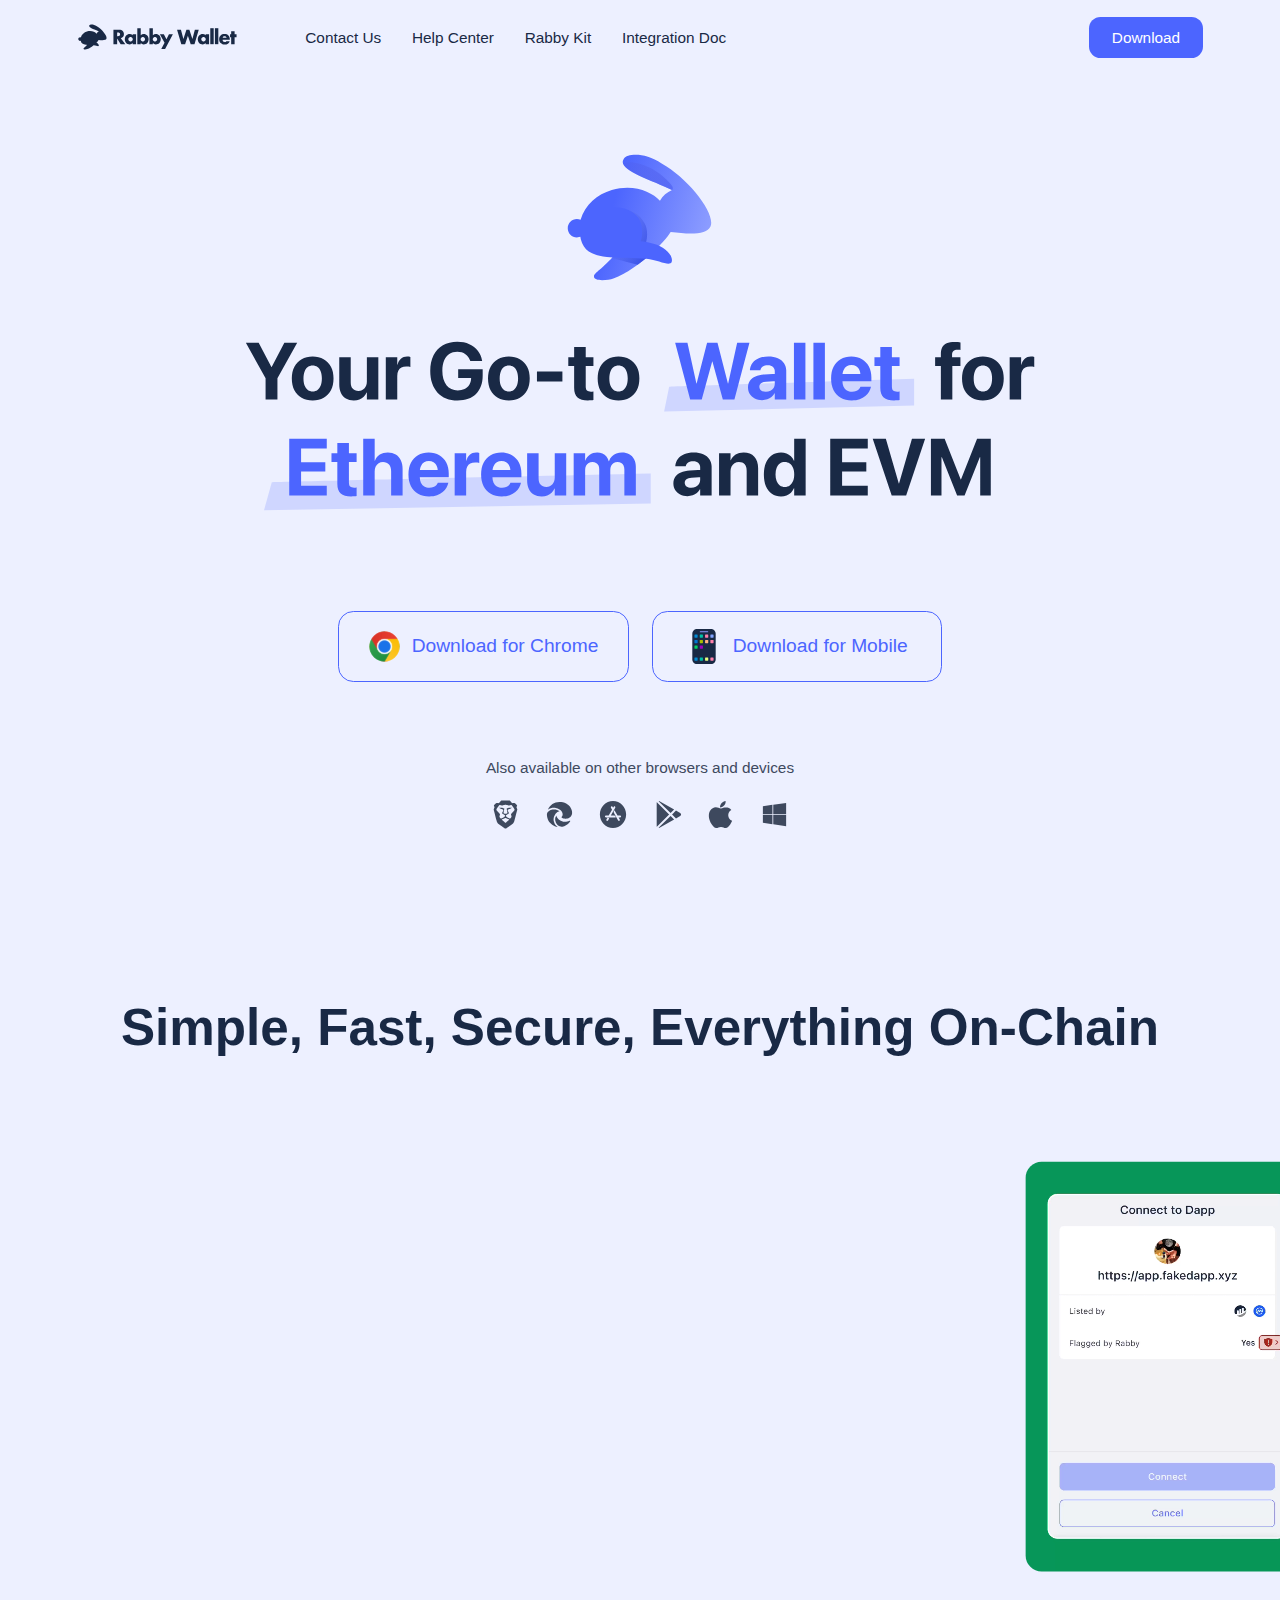
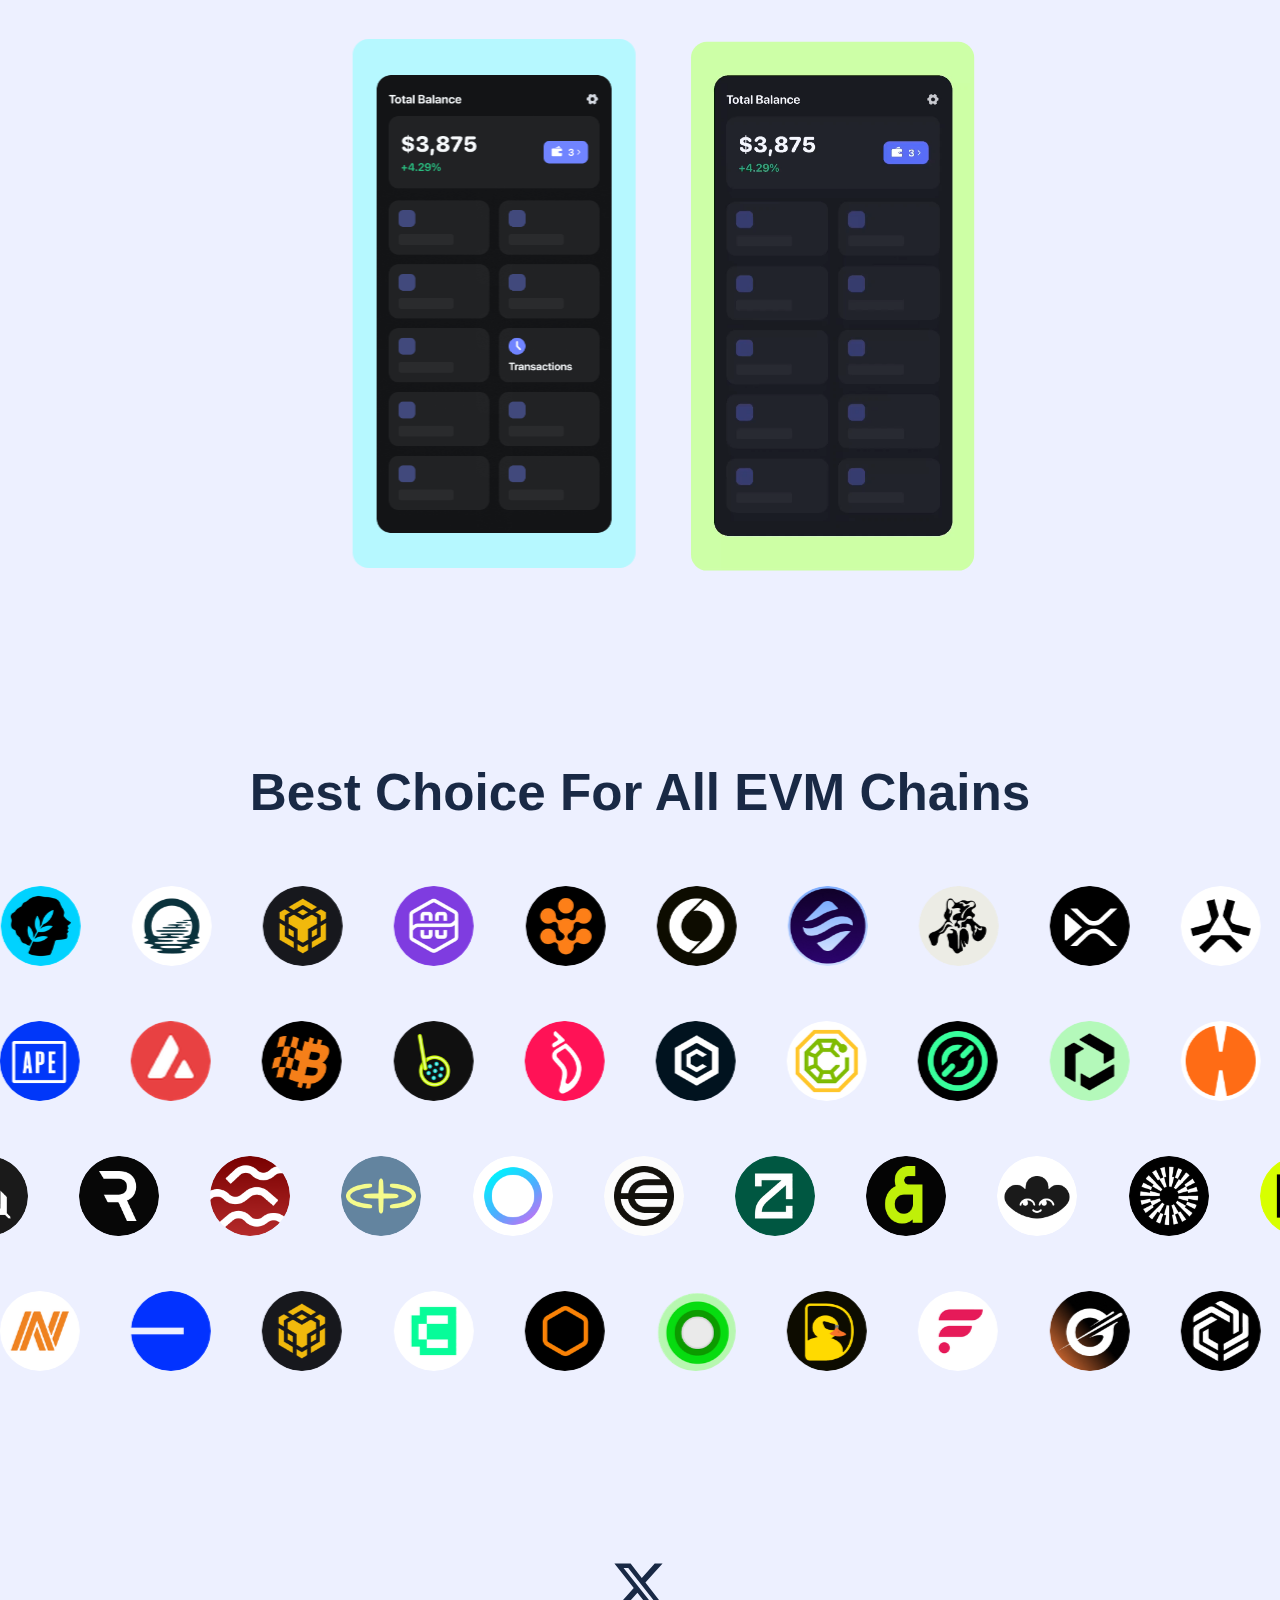
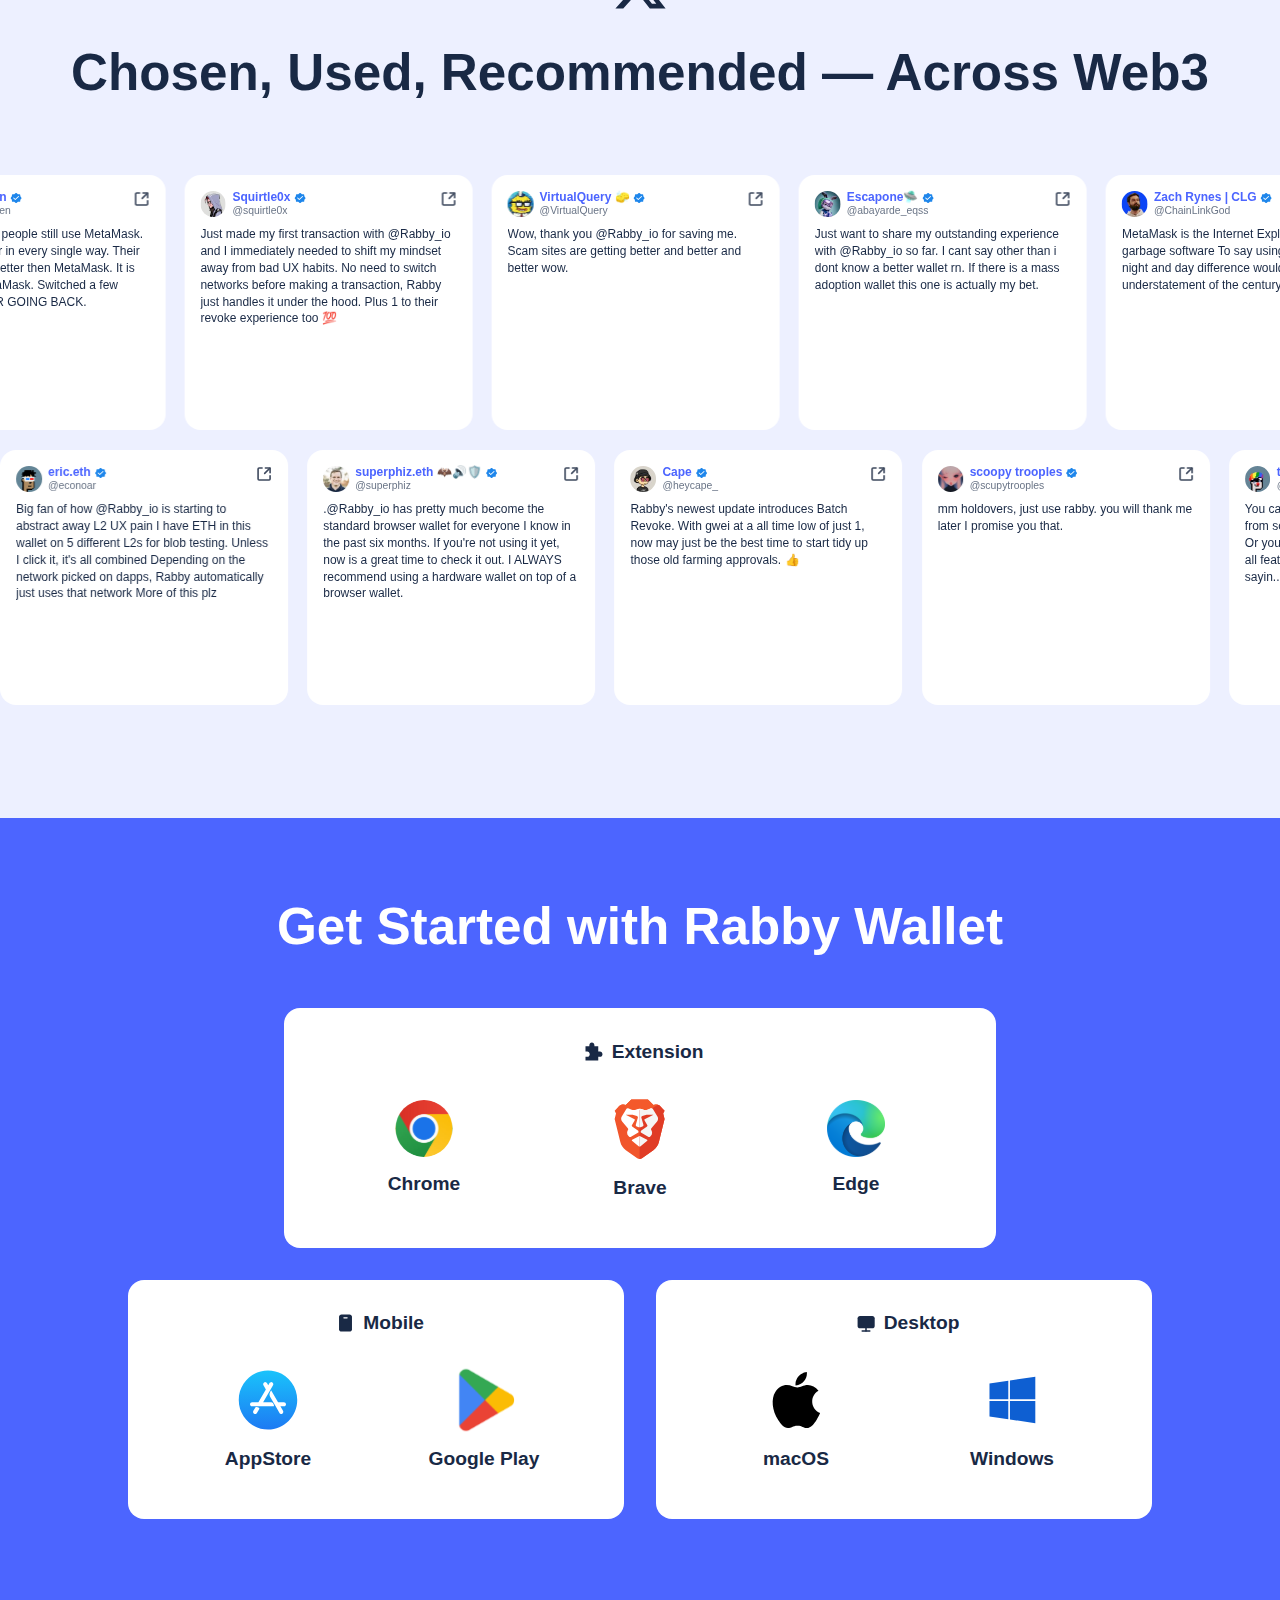
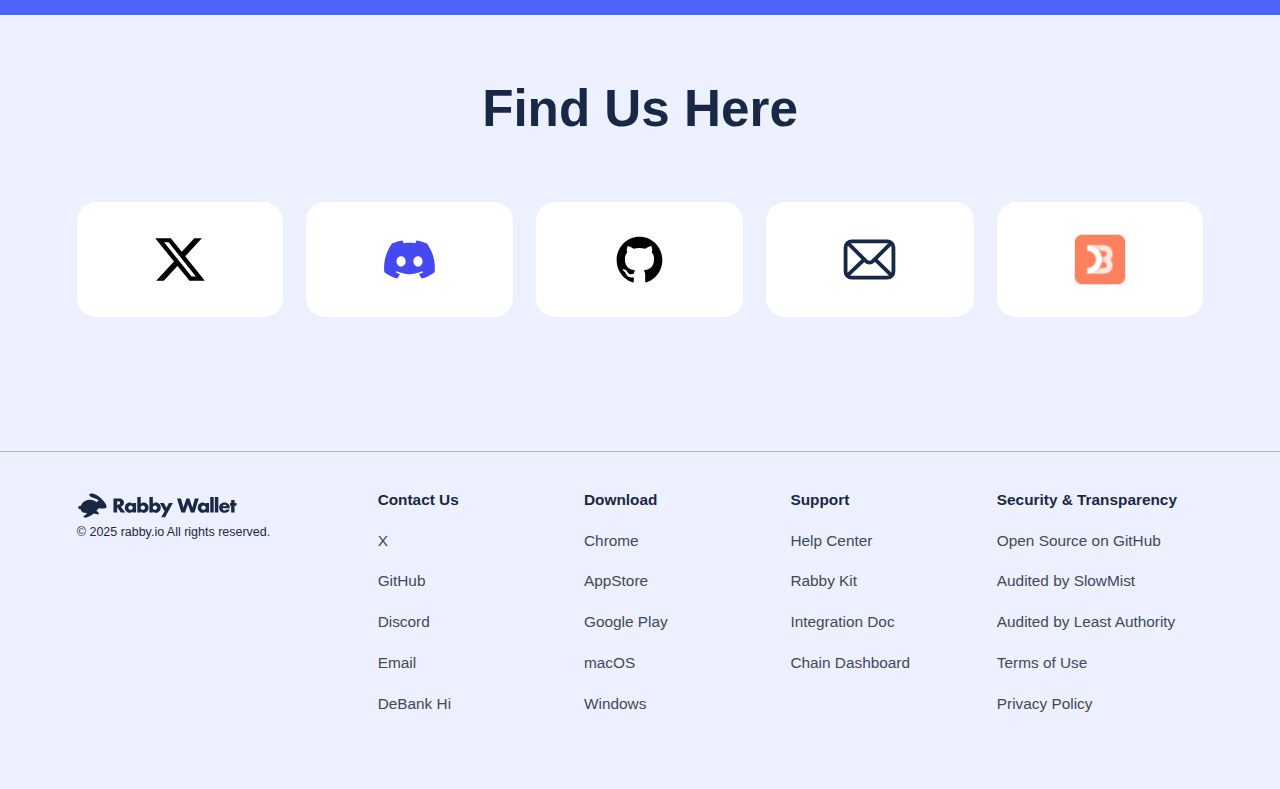
<file: landing1.html>
<!DOCTYPE html>
<html lang="en">

<head>
    <meta charset="UTF-8">
    <meta http-equiv="X-UA-Compatible" content="IE=edge">
    <meta name="viewport" content="initial-scale=1,maximum-scale=1,minimum-scale=1,user-scalable=no,viewport-fit=cover">
    <link href="/assets/images/favicon.png" rel="shortcut icon" type="image/x-icon">
    <title>Rabby Wallet | Your Go-to Wallet for Ethereum and EVM</title>
    <meta content="The game-changing wallet for Ethereum and all EVM chains" name="description">
    <link rel="preconnect" href="https://fonts.googleapis.com">
    <link rel="preconnect" href="https://fonts.gstatic.com" crossorigin="">
    <link
        href="https://fonts.googleapis.com/css2?family=Lato:wght@300;400;700;900&amp;family=Roboto:wght@300;400;500;700;900&amp;display=swap"
        rel="stylesheet">
    <link href="static/css/main.7974cc6b.css" rel="stylesheet">

</head>

<body><noscript>You need to enable JavaScript to run this app.</noscript>
    <div id="root">
        <div class="main-container">
            <div class="main">
                <header>
                    <div class="nav">
                        <div class="nav-left"><img src="assets/images/logo-new.svg" alt="Rabby" class="logo">
                            <ul class="menu">
                                <li><a href="#contact-us">Contact Us</a></li>
                                <li><a href="https://support.rabby.io" target="_blank" rel="noreferrer">Help Center</a>
                                </li>
                                <li><a href="https://rabbykit.rabby.io/" target="_blank" rel="noreferrer">Rabby Kit</a>
                                </li>
                                <li><a href="/docs/integrating-rabby-wallet/" target="_blank"
                                        rel="noreferrer">Integration Doc</a></li>
                            </ul>
                        </div>
                        <div class="nav-right"><button class="round-button primary download-btn">Download</button>
                            <div class="menu-container"><img src="assets/images/menu.svg" alt="menu" class="menu-icon">
                                <div class="menu-panel" style="display: none;">
                                    <div class="menu-item"><a href="#contact-us">Contact Us</a></div>
                                    <div class="menu-item"><a href="https://support.rabby.io" target="_blank"
                                            rel="noreferrer">Help Center</a></div>
                                    <div class="menu-item"><a href="https://rabbykit.rabby.io/" target="_blank"
                                            rel="noreferrer">Rabby Kit</a></div>
                                    <div class="menu-item"><a href="/docs/integrating-rabby-wallet/" target="_blank"
                                            rel="noreferrer">Integration Doc</a></div>
                                </div>
                            </div>
                        </div>
                    </div>
                    <div class="header-content"><img src="assets/logos/symbol-new.svg" alt="Rabby" class="symbol"><img
                            src="assets/images/slogon.svg" alt="slogon" class="slogan">
                        <div>
                            <div class="style_buttonGroup__AtTk2"><a class="style_buttonLink__i3rE6"
                                    href="https://chrome.google.com/webstore/detail/rabby/acmacodkjbdgmoleebolmdjonilkdbch"
                                    rel="noreferrer" target="_blank"><button
                                        class="style_downloadBrowserButton__cpISo style_browserButton__4FHuC"><img
                                            src="assets/images/chrome-new.svg" alt="Download for Chrome">
                                        <div>Download for Chrome</div>
                                    </button></a>
                                <div class="" style="display: inline-block; position: relative;"><button
                                        class="style_mobileButton__mQ7+C style_downloadMobileButton__-9qET"><img
                                            src="assets/download/mobile.svg" alt="Mobile"
                                            class="style_mobileIcon__h0P7Z">
                                        <div class="style_mobileTitle__n9v1E">Download for Mobile</div>
                                    </button></div>
                            </div>
                            <div class="style_downloadTips__KY9mm">Also available on other browsers and devices</div>
                            <div class="style_downloadList__jmQ0q">
                                <div class="style_downloadIconWrapper__ju7eB style_downloadIcon__DrFQr" tabindex="0">
                                    <img src="assets/download/brave.svg" alt="Brave" class="style_downloadIcon__DrFQr">
                                </div>
                                <div class="style_downloadIconWrapper__ju7eB style_downloadIcon__DrFQr" tabindex="0">
                                    <img src="assets/download/edge.svg" alt="Edge" class="style_downloadIcon__DrFQr">
                                </div>
                                <div class="" style="display: inline-block; position: relative;">
                                    <div class="style_downloadIconWrapper__ju7eB style_downloadIcon__DrFQr"
                                        tabindex="0"><img src="assets/download/app-store.svg" alt="AppStore"
                                            class="style_downloadIcon__DrFQr"></div>
                                </div>
                                <div class="" style="display: inline-block; position: relative;">
                                    <div class="style_downloadIconWrapper__ju7eB style_downloadIcon__DrFQr"
                                        tabindex="0"><img src="assets/download/google-play.svg" alt="Google Play"
                                            class="style_downloadIcon__DrFQr"></div>
                                </div>
                                <div class="" style="display: inline-block; position: relative;">
                                    <div class="style_downloadIconWrapper__ju7eB style_downloadIcon__DrFQr"
                                        tabindex="0"><img src="assets/download/apple-new.svg" alt="Mac"
                                            class="style_downloadIcon__DrFQr"></div>
                                </div>
                                <div class="style_downloadIconWrapper__ju7eB style_downloadIcon__DrFQr" tabindex="0">
                                    <img src="assets/download/windows-new.svg" alt="Windows"
                                        class="style_downloadIcon__DrFQr"> </div>
                            </div>
                        </div>
                    </div>
                </header>
            </div>
            <div class="section-title">Simple, Fast, Secure, Everything On-Chain</div>
            <div class="style_cardList__LbRTn">
                <div>
                    <div class="style_horizontalScroll__dQami" role="region" aria-label="Horizontal scrolling content">
                        <div class="style_content__-kolu">
                            <div style="display: inline-flex;">
                                <div class="style_item__Lc2oM"
                                    data-debug="index:0, finalTranslateX:-680, enableAnimation:false, animationCompleted:true, isInView:false"
                                    tabindex="-1"
                                    style="animation-delay: 0s; --final-position: -680px; --initial-offset: -40px; opacity: 1;">
                                    <div class="style_demoCard__Va6qc"><img
                                            src="static-assets.rabby.io/files/80a81992-2394-4405-81be-afce56c4ba93.png"
                                            alt="Video thumbnail"
                                            class="style_thumbnail__NdpG3 style_hidden__gm-HB"><video
                                            src="static-assets.rabby.io/files/b2156af0-b29a-431e-8650-a72cb2ca65fa.mp4"
                                            preload="auto" playsinline="" class="" disablepictureinpicture=""
                                            disableremoteplayback=""
                                            controlslist="nodownload nofullscreen noremoteplayback"
                                            style="will-change: auto; transform: translateZ(0px);"></video></div>
                                </div>
                                <div class="style_item__Lc2oM"
                                    data-debug="index:1, finalTranslateX:-280, enableAnimation:false, animationCompleted:true, isInView:false"
                                    tabindex="-1"
                                    style="animation-delay: 0s; --final-position: -280px; --initial-offset: -20px; opacity: 1;">
                                    <div class="style_demoCard__Va6qc"><img
                                            src="static-assets.rabby.io/files/042b7d5b-926a-43ec-80b1-6dc5186bc016.png"
                                            alt="Video thumbnail"
                                            class="style_thumbnail__NdpG3 style_hidden__gm-HB"><video
                                            src="static-assets.rabby.io/files/b33e469f-7aec-479f-b647-803a1ce7f2e3.mp4"
                                            preload="auto" playsinline="" class="" disablepictureinpicture=""
                                            disableremoteplayback=""
                                            controlslist="nodownload nofullscreen noremoteplayback"
                                            style="will-change: auto; transform: translateZ(0px);"></video></div>
                                </div>
                                <div class="style_item__Lc2oM"
                                    data-debug="index:2, finalTranslateX:120, enableAnimation:false, animationCompleted:true, isInView:false"
                                    tabindex="-1"
                                    style="animation-delay: 0s; --final-position: 120px; --initial-offset: 0px; opacity: 1;">
                                    <div class="style_demoCard__Va6qc"><img
                                            src="static-assets.rabby.io/files/0feab942-cccf-4034-a652-3d478339b0bb.png"
                                            alt="Video thumbnail"
                                            class="style_thumbnail__NdpG3 style_hidden__gm-HB"><video
                                            src="static-assets.rabby.io/files/fcf778ce-d1a6-4e1a-bb0a-d4b6237f20ab.mp4"
                                            preload="auto" playsinline="" class="" disablepictureinpicture=""
                                            disableremoteplayback=""
                                            controlslist="nodownload nofullscreen noremoteplayback"
                                            style="will-change: auto; transform: translateZ(0px);"></video></div>
                                </div>
                                <div class="style_item__Lc2oM"
                                    data-debug="index:3, finalTranslateX:520, enableAnimation:false, animationCompleted:true, isInView:false"
                                    tabindex="-1"
                                    style="animation-delay: 0s; --final-position: 520px; --initial-offset: 20px; opacity: 1;">
                                    <div class="style_demoCard__Va6qc"><img
                                            src="static-assets.rabby.io/files/47cf47d9-ca2e-46d5-862b-cf3602f2492d.png"
                                            alt="Video thumbnail"
                                            class="style_thumbnail__NdpG3 style_hidden__gm-HB"><video
                                            src="static-assets.rabby.io/files/63144c29-f832-4939-b195-71fb75522a1f.mp4"
                                            preload="auto" playsinline="" class="" disablepictureinpicture=""
                                            disableremoteplayback=""
                                            controlslist="nodownload nofullscreen noremoteplayback"
                                            style="will-change: auto; transform: translateZ(0px);"></video></div>
                                </div>
                                <div class="style_item__Lc2oM"
                                    data-debug="index:4, finalTranslateX:920, enableAnimation:false, animationCompleted:true, isInView:false"
                                    tabindex="-1"
                                    style="animation-delay: 0s; --final-position: 920px; --initial-offset: 40px; opacity: 1;">
                                    <div class="style_demoCard__Va6qc"><img
                                            src="static-assets.rabby.io/files/6704ff3a-0733-4c2d-9c0d-cc6c708a34f2.png"
                                            alt="Video thumbnail"
                                            class="style_thumbnail__NdpG3 style_hidden__gm-HB"><video
                                            src="static-assets.rabby.io/files/21a32b98-ffd4-46c5-a7aa-4ab1f08175f2.mp4"
                                            preload="auto" playsinline="" class="" disablepictureinpicture=""
                                            disableremoteplayback=""
                                            controlslist="nodownload nofullscreen noremoteplayback"
                                            style="will-change: auto; transform: translateZ(0px);"></video></div>
                                </div>
                            </div>
                            <div style="display: inline-flex;">
                                <div class="style_item__Lc2oM"
                                    data-debug="index:0, finalTranslateX:-680, enableAnimation:false, animationCompleted:true, isInView:false"
                                    tabindex="-1"
                                    style="animation-delay: 0s; --final-position: -680px; --initial-offset: -40px; opacity: 1;">
                                    <div class="style_demoCard__Va6qc"><img
                                            src="static-assets.rabby.io/files/80a81992-2394-4405-81be-afce56c4ba93.png"
                                            alt="Video thumbnail"
                                            class="style_thumbnail__NdpG3 style_hidden__gm-HB"><video
                                            src="static-assets.rabby.io/files/b2156af0-b29a-431e-8650-a72cb2ca65fa.mp4"
                                            preload="auto" playsinline="" class="" disablepictureinpicture=""
                                            disableremoteplayback=""
                                            controlslist="nodownload nofullscreen noremoteplayback"
                                            style="will-change: auto; transform: translateZ(0px);"></video></div>
                                </div>
                                <div class="style_item__Lc2oM"
                                    data-debug="index:1, finalTranslateX:-280, enableAnimation:false, animationCompleted:true, isInView:false"
                                    tabindex="-1"
                                    style="animation-delay: 0s; --final-position: -280px; --initial-offset: -20px; opacity: 1;">
                                    <div class="style_demoCard__Va6qc"><img
                                            src="static-assets.rabby.io/files/042b7d5b-926a-43ec-80b1-6dc5186bc016.png"
                                            alt="Video thumbnail"
                                            class="style_thumbnail__NdpG3 style_hidden__gm-HB"><video
                                            src="static-assets.rabby.io/files/b33e469f-7aec-479f-b647-803a1ce7f2e3.mp4"
                                            preload="auto" playsinline="" class="" disablepictureinpicture=""
                                            disableremoteplayback=""
                                            controlslist="nodownload nofullscreen noremoteplayback"
                                            style="will-change: auto; transform: translateZ(0px);"></video></div>
                                </div>
                                <div class="style_item__Lc2oM"
                                    data-debug="index:2, finalTranslateX:120, enableAnimation:false, animationCompleted:true, isInView:false"
                                    tabindex="-1"
                                    style="animation-delay: 0s; --final-position: 120px; --initial-offset: 0px; opacity: 1;">
                                    <div class="style_demoCard__Va6qc"><img
                                            src="static-assets.rabby.io/files/0feab942-cccf-4034-a652-3d478339b0bb.png"
                                            alt="Video thumbnail" class="style_thumbnail__NdpG3"></div>
                                </div>
                                <div class="style_item__Lc2oM"
                                    data-debug="index:3, finalTranslateX:520, enableAnimation:false, animationCompleted:true, isInView:false"
                                    tabindex="-1"
                                    style="animation-delay: 0s; --final-position: 520px; --initial-offset: 20px; opacity: 1;">
                                    <div class="style_demoCard__Va6qc"><img
                                            src="static-assets.rabby.io/files/47cf47d9-ca2e-46d5-862b-cf3602f2492d.png"
                                            alt="Video thumbnail" class="style_thumbnail__NdpG3"></div>
                                </div>
                                <div class="style_item__Lc2oM"
                                    data-debug="index:4, finalTranslateX:920, enableAnimation:false, animationCompleted:true, isInView:false"
                                    tabindex="-1"
                                    style="animation-delay: 0s; --final-position: 920px; --initial-offset: 40px; opacity: 1;">
                                    <div class="style_demoCard__Va6qc"><img
                                            src="static-assets.rabby.io/files/6704ff3a-0733-4c2d-9c0d-cc6c708a34f2.png"
                                            alt="Video thumbnail" class="style_thumbnail__NdpG3"></div>
                                </div>
                            </div>
                        </div>
                    </div>
                </div>
                <div>
                    <div class="style_horizontalScroll__dQami reverse" role="region"
                        aria-label="Horizontal scrolling content">
                        <div class="style_content__-kolu">
                            <div style="display: inline-flex;">
                                <div class="style_item__Lc2oM"
                                    data-debug="index:0, finalTranslateX:-680, enableAnimation:false, animationCompleted:true, isInView:false"
                                    tabindex="-1"
                                    style="animation-delay: 0s; --final-position: -680px; --initial-offset: -40px; opacity: 1;">
                                    <div class="style_demoCard__Va6qc style_mobileCard__imDUq"><img
                                            src="static-assets.rabby.io/files/77a04411-dbc5-4197-96b8-4d2239bf6d58.png"
                                            alt="Video thumbnail"
                                            class="style_thumbnail__NdpG3 style_hidden__gm-HB"><video
                                            src="static-assets.rabby.io/files/0ed559a8-02d9-46cc-80b2-e356f941e915.mp4"
                                            preload="auto" playsinline="" class="" disablepictureinpicture=""
                                            disableremoteplayback=""
                                            controlslist="nodownload nofullscreen noremoteplayback"
                                            style="will-change: auto; transform: translateZ(0px);"></video></div>
                                </div>
                                <div class="style_item__Lc2oM"
                                    data-debug="index:1, finalTranslateX:-280, enableAnimation:false, animationCompleted:true, isInView:false"
                                    tabindex="-1"
                                    style="animation-delay: 0s; --final-position: -280px; --initial-offset: -20px; opacity: 1;">
                                    <div class="style_demoCard__Va6qc style_mobileCard__imDUq"><img
                                            src="static-assets.rabby.io/files/1be93705-8648-465c-b02e-9416d7c39820.png"
                                            alt="Video thumbnail"
                                            class="style_thumbnail__NdpG3 style_hidden__gm-HB"><video
                                            src="static-assets.rabby.io/files/da9ddb2e-aad2-44ac-aa42-c7d1d8f18b69.mp4"
                                            preload="auto" playsinline="" class="" disablepictureinpicture=""
                                            disableremoteplayback=""
                                            controlslist="nodownload nofullscreen noremoteplayback"
                                            style="will-change: auto; transform: translateZ(0px);"></video></div>
                                </div>
                                <div class="style_item__Lc2oM"
                                    data-debug="index:2, finalTranslateX:120, enableAnimation:false, animationCompleted:true, isInView:false"
                                    tabindex="-1"
                                    style="animation-delay: 0s; --final-position: 120px; --initial-offset: 0px; opacity: 1;">
                                    <div class="style_demoCard__Va6qc style_mobileCard__imDUq"><img
                                            src="static-assets.rabby.io/files/f7c069f9-46e4-4968-8c31-02acc6344aca.png"
                                            alt="Video thumbnail"
                                            class="style_thumbnail__NdpG3 style_hidden__gm-HB"><video
                                            src="static-assets.rabby.io/files/bb4c22d4-761c-4e90-b48f-13cf15f74fa1.mp4"
                                            preload="auto" playsinline="" class="" disablepictureinpicture=""
                                            disableremoteplayback=""
                                            controlslist="nodownload nofullscreen noremoteplayback"
                                            style="will-change: auto; transform: translateZ(0px);"></video></div>
                                </div>
                                <div class="style_item__Lc2oM"
                                    data-debug="index:3, finalTranslateX:520, enableAnimation:false, animationCompleted:true, isInView:false"
                                    tabindex="-1"
                                    style="animation-delay: 0s; --final-position: 520px; --initial-offset: 20px; opacity: 1;">
                                    <div class="style_demoCard__Va6qc style_mobileCard__imDUq"><img
                                            src="static-assets.rabby.io/files/32bb2ac2-060d-4cb8-8faf-24c2cd323b6b.png"
                                            alt="Video thumbnail"
                                            class="style_thumbnail__NdpG3 style_hidden__gm-HB"><video
                                            src="static-assets.rabby.io/files/ce451e2a-f573-47c4-a5c8-4fe56b0e3217.mp4"
                                            preload="auto" playsinline="" class="" disablepictureinpicture=""
                                            disableremoteplayback=""
                                            controlslist="nodownload nofullscreen noremoteplayback"
                                            style="will-change: auto; transform: translateZ(0px);"></video></div>
                                </div>
                                <div class="style_item__Lc2oM"
                                    data-debug="index:4, finalTranslateX:920, enableAnimation:false, animationCompleted:true, isInView:false"
                                    tabindex="-1"
                                    style="animation-delay: 0s; --final-position: 920px; --initial-offset: 40px; opacity: 1;">
                                    <div class="style_demoCard__Va6qc style_mobileCard__imDUq"><img
                                            src="static-assets.rabby.io/files/64656aec-8d65-4b6c-9212-e431eb689e3b.png"
                                            alt="Video thumbnail"
                                            class="style_thumbnail__NdpG3 style_hidden__gm-HB"><video
                                            src="static-assets.rabby.io/files/d75024c2-2c63-4108-8e34-1ea1e1d33f87.mp4"
                                            preload="auto" playsinline="" class="" disablepictureinpicture=""
                                            disableremoteplayback=""
                                            controlslist="nodownload nofullscreen noremoteplayback"
                                            style="will-change: auto; transform: translateZ(0px);"></video></div>
                                </div>
                            </div>
                            <div style="display: inline-flex;">
                                <div class="style_item__Lc2oM"
                                    data-debug="index:0, finalTranslateX:-680, enableAnimation:false, animationCompleted:true, isInView:false"
                                    tabindex="-1"
                                    style="animation-delay: 0s; --final-position: -680px; --initial-offset: -40px; opacity: 1;">
                                    <div class="style_demoCard__Va6qc style_mobileCard__imDUq"><img
                                            src="static-assets.rabby.io/files/77a04411-dbc5-4197-96b8-4d2239bf6d58.png"
                                            alt="Video thumbnail"
                                            class="style_thumbnail__NdpG3 style_hidden__gm-HB"><video
                                            src="static-assets.rabby.io/files/0ed559a8-02d9-46cc-80b2-e356f941e915.mp4"
                                            preload="auto" playsinline="" class="" disablepictureinpicture=""
                                            disableremoteplayback=""
                                            controlslist="nodownload nofullscreen noremoteplayback"
                                            style="will-change: auto; transform: translateZ(0px);"></video></div>
                                </div>
                                <div class="style_item__Lc2oM"
                                    data-debug="index:1, finalTranslateX:-280, enableAnimation:false, animationCompleted:true, isInView:false"
                                    tabindex="-1"
                                    style="animation-delay: 0s; --final-position: -280px; --initial-offset: -20px; opacity: 1;">
                                    <div class="style_demoCard__Va6qc style_mobileCard__imDUq"><img
                                            src="static-assets.rabby.io/files/1be93705-8648-465c-b02e-9416d7c39820.png"
                                            alt="Video thumbnail"
                                            class="style_thumbnail__NdpG3 style_hidden__gm-HB"><video
                                            src="static-assets.rabby.io/files/da9ddb2e-aad2-44ac-aa42-c7d1d8f18b69.mp4"
                                            preload="auto" playsinline="" class="" disablepictureinpicture=""
                                            disableremoteplayback=""
                                            controlslist="nodownload nofullscreen noremoteplayback"
                                            style="will-change: auto; transform: translateZ(0px);"></video></div>
                                </div>
                                <div class="style_item__Lc2oM"
                                    data-debug="index:2, finalTranslateX:120, enableAnimation:false, animationCompleted:true, isInView:false"
                                    tabindex="-1"
                                    style="animation-delay: 0s; --final-position: 120px; --initial-offset: 0px; opacity: 1;">
                                    <div class="style_demoCard__Va6qc style_mobileCard__imDUq"><img
                                            src="static-assets.rabby.io/files/f7c069f9-46e4-4968-8c31-02acc6344aca.png"
                                            alt="Video thumbnail"
                                            class="style_thumbnail__NdpG3 style_hidden__gm-HB"><video
                                            src="static-assets.rabby.io/files/bb4c22d4-761c-4e90-b48f-13cf15f74fa1.mp4"
                                            preload="auto" playsinline="" class="" disablepictureinpicture=""
                                            disableremoteplayback=""
                                            controlslist="nodownload nofullscreen noremoteplayback"
                                            style="will-change: auto; transform: translateZ(0px);"></video></div>
                                </div>
                                <div class="style_item__Lc2oM"
                                    data-debug="index:3, finalTranslateX:520, enableAnimation:false, animationCompleted:true, isInView:false"
                                    tabindex="-1"
                                    style="animation-delay: 0s; --final-position: 520px; --initial-offset: 20px; opacity: 1;">
                                    <div class="style_demoCard__Va6qc style_mobileCard__imDUq"><img
                                            src="static-assets.rabby.io/files/32bb2ac2-060d-4cb8-8faf-24c2cd323b6b.png"
                                            alt="Video thumbnail"
                                            class="style_thumbnail__NdpG3 style_hidden__gm-HB"><video
                                            src="static-assets.rabby.io/files/ce451e2a-f573-47c4-a5c8-4fe56b0e3217.mp4"
                                            preload="auto" playsinline="" class="" disablepictureinpicture=""
                                            disableremoteplayback=""
                                            controlslist="nodownload nofullscreen noremoteplayback"
                                            style="will-change: auto; transform: translateZ(0px);"></video></div>
                                </div>
                                <div class="style_item__Lc2oM"
                                    data-debug="index:4, finalTranslateX:920, enableAnimation:false, animationCompleted:true, isInView:false"
                                    tabindex="-1"
                                    style="animation-delay: 0s; --final-position: 920px; --initial-offset: 40px; opacity: 1;">
                                    <div class="style_demoCard__Va6qc style_mobileCard__imDUq"><img
                                            src="static-assets.rabby.io/files/64656aec-8d65-4b6c-9212-e431eb689e3b.png"
                                            alt="Video thumbnail" class="style_thumbnail__NdpG3"></div>
                                </div>
                            </div>
                        </div>
                    </div>
                </div>
            </div>
            <div class="section-title">Best Choice for All EVM Chains</div>
            <div class="style_chainsContainer__mJaoJ">
                <div class="style_chainsRow__LKGnt">
                    <div class="style_horizontalScroll__dQami reverse" role="region"
                        aria-label="Horizontal scrolling content">
                        <div class="style_content__-kolu">
                            <div style="display: inline-flex;">
                                <div class="style_item__Lc2oM"
                                    data-debug="index:0, finalTranslateX:-4500, enableAnimation:false, animationCompleted:true, isInView:false"
                                    tabindex="-1"
                                    style="animation-delay: 0s; --final-position: -4500px; --initial-offset: -220px; opacity: 1;">
                                    <div class="style_chainItemWrapper__nDlDt style_chainItem__5rS6Y"><img
                                            class="style_chainItem__5rS6Y style_loaded__aU1at"
                                            src="static.debank.com/image/chain/logo_url/abs/c59200aadc06c79d7c061cfedca85c38.png"
                                            alt="Abstract" title="Abstract"
                                            style="opacity: 1; transition: opacity 0.3s ease-in-out;"></div>
                                </div>
                                <div class="style_item__Lc2oM"
                                    data-debug="index:1, finalTranslateX:-4080, enableAnimation:false, animationCompleted:true, isInView:false"
                                    tabindex="-1"
                                    style="animation-delay: 0s; --final-position: -4080px; --initial-offset: -200px; opacity: 1;">
                                    <div class="style_chainItemWrapper__nDlDt style_chainItem__5rS6Y"><img
                                            class="style_chainItem__5rS6Y style_loaded__aU1at"
                                            src="static.debank.com/image/chain/logo_url/astar/398c7e0014bdada3d818367a7273fabe.png"
                                            alt="Astar" title="Astar"
                                            style="opacity: 1; transition: opacity 0.3s ease-in-out;"></div>
                                </div>
                                <div class="style_item__Lc2oM"
                                    data-debug="index:2, finalTranslateX:-3660, enableAnimation:false, animationCompleted:true, isInView:false"
                                    tabindex="-1"
                                    style="animation-delay: 0s; --final-position: -3660px; --initial-offset: -180px; opacity: 1;">
                                    <div class="style_chainItemWrapper__nDlDt style_chainItem__5rS6Y"><img
                                            class="style_chainItem__5rS6Y style_loaded__aU1at"
                                            src="static.debank.com/image/chain/logo_url/bera/89db55160bb8bbb19464cabf17e465bc.png"
                                            alt="Berachain" title="Berachain"
                                            style="opacity: 1; transition: opacity 0.3s ease-in-out;"></div>
                                </div>
                                <div class="style_item__Lc2oM"
                                    data-debug="index:3, finalTranslateX:-3240, enableAnimation:false, animationCompleted:true, isInView:false"
                                    tabindex="-1"
                                    style="animation-delay: 0s; --final-position: -3240px; --initial-offset: -160px; opacity: 1;">
                                    <div class="style_chainItemWrapper__nDlDt style_chainItem__5rS6Y"><img
                                            class="style_chainItem__5rS6Y style_loaded__aU1at"
                                            src="static.debank.com/image/chain/logo_url/bob/4e0029be99877775664327213a8da60e.png"
                                            alt="BOB" title="BOB"
                                            style="opacity: 1; transition: opacity 0.3s ease-in-out;"></div>
                                </div>
                                <div class="style_item__Lc2oM"
                                    data-debug="index:4, finalTranslateX:-2820, enableAnimation:false, animationCompleted:true, isInView:false"
                                    tabindex="-1"
                                    style="animation-delay: 0s; --final-position: -2820px; --initial-offset: -140px; opacity: 1;">
                                    <div class="style_chainItemWrapper__nDlDt style_chainItem__5rS6Y"><img
                                            class="style_chainItem__5rS6Y style_loaded__aU1at"
                                            src="static.debank.com/image/chain/logo_url/celo/faae2c36714d55db1d7a36aba5868f6a.png"
                                            alt="Celo" title="Celo"
                                            style="opacity: 1; transition: opacity 0.3s ease-in-out;"></div>
                                </div>
                                <div class="style_item__Lc2oM"
                                    data-debug="index:5, finalTranslateX:-2400, enableAnimation:false, animationCompleted:true, isInView:false"
                                    tabindex="-1"
                                    style="animation-delay: 0s; --final-position: -2400px; --initial-offset: -120px; opacity: 1;">
                                    <div class="style_chainItemWrapper__nDlDt style_chainItem__5rS6Y"><img
                                            class="style_chainItem__5rS6Y style_loaded__aU1at"
                                            src="static.debank.com/image/chain/logo_url/corn/2ac7405fee5fdeee5964ba0bcf2216f4.png"
                                            alt="Corn" title="Corn"
                                            style="opacity: 1; transition: opacity 0.3s ease-in-out;"></div>
                                </div>
                                <div class="style_item__Lc2oM"
                                    data-debug="index:6, finalTranslateX:-1980, enableAnimation:false, animationCompleted:true, isInView:false"
                                    tabindex="-1"
                                    style="animation-delay: 0s; --final-position: -1980px; --initial-offset: -100px; opacity: 1;">
                                    <div class="style_chainItemWrapper__nDlDt style_chainItem__5rS6Y"><img
                                            class="style_chainItem__5rS6Y style_loaded__aU1at"
                                            src="static.debank.com/image/chain/logo_url/dbk/1255de5a9316fed901d14c069ac62f39.png"
                                            alt="DBK Chain" title="DBK Chain"
                                            style="opacity: 1; transition: opacity 0.3s ease-in-out;"></div>
                                </div>
                                <div class="style_item__Lc2oM"
                                    data-debug="index:7, finalTranslateX:-1560, enableAnimation:false, animationCompleted:true, isInView:false"
                                    tabindex="-1"
                                    style="animation-delay: 0s; --final-position: -1560px; --initial-offset: -80px; opacity: 1;">
                                    <div class="style_chainItemWrapper__nDlDt style_chainItem__5rS6Y"><img
                                            class="style_chainItem__5rS6Y style_loaded__aU1at"
                                            src="static.debank.com/image/chain/logo_url/eth/42ba589cd077e7bdd97db6480b0ff61d.png"
                                            alt="Ethereum" title="Ethereum"
                                            style="opacity: 1; transition: opacity 0.3s ease-in-out;"></div>
                                </div>
                                <div class="style_item__Lc2oM"
                                    data-debug="index:8, finalTranslateX:-1140, enableAnimation:false, animationCompleted:true, isInView:false"
                                    tabindex="-1"
                                    style="animation-delay: 0s; --final-position: -1140px; --initial-offset: -60px; opacity: 1;">
                                    <div class="style_chainItemWrapper__nDlDt style_chainItem__5rS6Y"><img
                                            class="style_chainItem__5rS6Y style_loaded__aU1at"
                                            src="static.debank.com/image/chain/logo_url/frax/2e210d888690ad0c424355cc8471d48d.png"
                                            alt="Fraxtal" title="Fraxtal"
                                            style="opacity: 1; transition: opacity 0.3s ease-in-out;"></div>
                                </div>
                                <div class="style_item__Lc2oM"
                                    data-debug="index:9, finalTranslateX:-720, enableAnimation:false, animationCompleted:true, isInView:false"
                                    tabindex="-1"
                                    style="animation-delay: 0s; --final-position: -720px; --initial-offset: -40px; opacity: 1;">
                                    <div class="style_chainItemWrapper__nDlDt style_chainItem__5rS6Y"><img
                                            class="style_chainItem__5rS6Y style_loaded__aU1at"
                                            src="static.debank.com/image/chain/logo_url/hsk/3f35eb1691403fe4eae7a1d1c45b704c.png"
                                            alt="HashKey" title="HashKey"
                                            style="opacity: 1; transition: opacity 0.3s ease-in-out;"></div>
                                </div>
                                <div class="style_item__Lc2oM"
                                    data-debug="index:10, finalTranslateX:-300, enableAnimation:false, animationCompleted:true, isInView:false"
                                    tabindex="-1"
                                    style="animation-delay: 0s; --final-position: -300px; --initial-offset: -20px; opacity: 1;">
                                    <div class="style_chainItemWrapper__nDlDt style_chainItem__5rS6Y"><img
                                            class="style_chainItem__5rS6Y style_loaded__aU1at"
                                            src="static.debank.com/image/chain/logo_url/ink/af5b553a5675342e28bdb794328e8727.png"
                                            alt="Ink" title="Ink"
                                            style="opacity: 1; transition: opacity 0.3s ease-in-out;"></div>
                                </div>
                                <div class="style_item__Lc2oM"
                                    data-debug="index:11, finalTranslateX:120, enableAnimation:false, animationCompleted:true, isInView:false"
                                    tabindex="-1"
                                    style="animation-delay: 0s; --final-position: 120px; --initial-offset: 0px; opacity: 1;">
                                    <div class="style_chainItemWrapper__nDlDt style_chainItem__5rS6Y"><img
                                            class="style_chainItem__5rS6Y style_loaded__aU1at"
                                            src="static.debank.com/image/chain/logo_url/katana/0202d6aecd963a9c0b2afb56c4d731b5.png"
                                            alt="Katana" title="Katana"
                                            style="opacity: 1; transition: opacity 0.3s ease-in-out;"></div>
                                </div>
                                <div class="style_item__Lc2oM"
                                    data-debug="index:12, finalTranslateX:540, enableAnimation:false, animationCompleted:true, isInView:false"
                                    tabindex="-1"
                                    style="animation-delay: 0s; --final-position: 540px; --initial-offset: 20px; opacity: 1;">
                                    <div class="style_chainItemWrapper__nDlDt style_chainItem__5rS6Y"><img
                                            class="style_chainItem__5rS6Y style_loaded__aU1at"
                                            src="static.debank.com/image/chain/logo_url/lisk/4d4970237c52104a22e93993de3dcdd8.png"
                                            alt="Lisk" title="Lisk"
                                            style="opacity: 1; transition: opacity 0.3s ease-in-out;"></div>
                                </div>
                                <div class="style_item__Lc2oM"
                                    data-debug="index:13, finalTranslateX:960, enableAnimation:false, animationCompleted:true, isInView:false"
                                    tabindex="-1"
                                    style="animation-delay: 0s; --final-position: 960px; --initial-offset: 40px; opacity: 1;">
                                    <div class="style_chainItemWrapper__nDlDt style_chainItem__5rS6Y"><img
                                            class="style_chainItem__5rS6Y style_loaded__aU1at"
                                            src="static.debank.com/image/chain/logo_url/metis/7485c0a61c1e05fdf707113b6b6ac917.png"
                                            alt="Metis" title="Metis"
                                            style="opacity: 1; transition: opacity 0.3s ease-in-out;"></div>
                                </div>
                                <div class="style_item__Lc2oM"
                                    data-debug="index:14, finalTranslateX:1380, enableAnimation:false, animationCompleted:true, isInView:false"
                                    tabindex="-1"
                                    style="animation-delay: 0s; --final-position: 1380px; --initial-offset: 60px; opacity: 1;">
                                    <div class="style_chainItemWrapper__nDlDt style_chainItem__5rS6Y"><img
                                            class="style_chainItem__5rS6Y style_loaded__aU1at"
                                            src="static.debank.com/image/chain/logo_url/movr/cfdc1aef482e322abd02137b0e484dba.png"
                                            alt="Moonriver" title="Moonriver"
                                            style="opacity: 1; transition: opacity 0.3s ease-in-out;"></div>
                                </div>
                                <div class="style_item__Lc2oM"
                                    data-debug="index:15, finalTranslateX:1800, enableAnimation:false, animationCompleted:true, isInView:false"
                                    tabindex="-1"
                                    style="animation-delay: 0s; --final-position: 1800px; --initial-offset: 80px; opacity: 1;">
                                    <div class="style_chainItemWrapper__nDlDt style_chainItem__5rS6Y"><img
                                            class="style_chainItem__5rS6Y style_loaded__aU1at"
                                            src="static.debank.com/image/chain/logo_url/opbnb/07e2e686e363a842d0982493638e1285.png"
                                            alt="opBNB" title="opBNB"
                                            style="opacity: 1; transition: opacity 0.3s ease-in-out;"></div>
                                </div>
                                <div class="style_item__Lc2oM"
                                    data-debug="index:16, finalTranslateX:2220, enableAnimation:false, animationCompleted:true, isInView:false"
                                    tabindex="-1"
                                    style="animation-delay: 0s; --final-position: 2220px; --initial-offset: 100px; opacity: 1;">
                                    <div class="style_chainItemWrapper__nDlDt style_chainItem__5rS6Y"><img
                                            class="style_chainItem__5rS6Y style_loaded__aU1at"
                                            src="static.debank.com/image/chain/logo_url/pze/a2276dce2d6a200c6148fb975f0eadd3.png"
                                            alt="Polygon zkEVM" title="Polygon zkEVM"
                                            style="opacity: 1; transition: opacity 0.3s ease-in-out;"></div>
                                </div>
                                <div class="style_item__Lc2oM"
                                    data-debug="index:17, finalTranslateX:2640, enableAnimation:false, animationCompleted:true, isInView:false"
                                    tabindex="-1"
                                    style="animation-delay: 0s; --final-position: 2640px; --initial-offset: 120px; opacity: 1;">
                                    <div class="style_chainItemWrapper__nDlDt style_chainItem__5rS6Y"><img
                                            class="style_chainItem__5rS6Y style_loaded__aU1at"
                                            src="static.debank.com/image/chain/logo_url/rsk/ff47def89fba98394168bf5f39920c8c.png"
                                            alt="Rootstock" title="Rootstock"
                                            style="opacity: 1; transition: opacity 0.3s ease-in-out;"></div>
                                </div>
                                <div class="style_item__Lc2oM"
                                    data-debug="index:18, finalTranslateX:3060, enableAnimation:false, animationCompleted:true, isInView:false"
                                    tabindex="-1"
                                    style="animation-delay: 0s; --final-position: 3060px; --initial-offset: 140px; opacity: 1;">
                                    <div class="style_chainItemWrapper__nDlDt style_chainItem__5rS6Y"><img
                                            class="style_chainItem__5rS6Y style_loaded__aU1at"
                                            src="static.debank.com/image/chain/logo_url/soneium/35014ebaa414b336a105ff2115ba2116.png"
                                            alt="Soneium" title="Soneium"
                                            style="opacity: 1; transition: opacity 0.3s ease-in-out;"></div>
                                </div>
                                <div class="style_item__Lc2oM"
                                    data-debug="index:19, finalTranslateX:3480, enableAnimation:false, animationCompleted:true, isInView:false"
                                    tabindex="-1"
                                    style="animation-delay: 0s; --final-position: 3480px; --initial-offset: 160px; opacity: 1;">
                                    <div class="style_chainItemWrapper__nDlDt style_chainItem__5rS6Y"><img
                                            class="style_chainItem__5rS6Y style_loaded__aU1at"
                                            src="static.debank.com/image/chain/logo_url/swell/3e98b1f206af5f2c0c2cc4d271ee1070.png"
                                            alt="SwellChain" title="SwellChain"
                                            style="opacity: 1; transition: opacity 0.3s ease-in-out;"></div>
                                </div>
                                <div class="style_item__Lc2oM"
                                    data-debug="index:20, finalTranslateX:3900, enableAnimation:false, animationCompleted:true, isInView:false"
                                    tabindex="-1"
                                    style="animation-delay: 0s; --final-position: 3900px; --initial-offset: 180px; opacity: 1;">
                                    <div class="style_chainItemWrapper__nDlDt style_chainItem__5rS6Y"><img
                                            class="style_chainItem__5rS6Y style_loaded__aU1at"
                                            src="static.debank.com/image/chain/logo_url/vana/b2827795c1556eeeaeb58cb3411d0b15.png"
                                            alt="Vana" title="Vana"
                                            style="opacity: 1; transition: opacity 0.3s ease-in-out;"></div>
                                </div>
                                <div class="style_item__Lc2oM"
                                    data-debug="index:21, finalTranslateX:4320, enableAnimation:false, animationCompleted:true, isInView:false"
                                    tabindex="-1"
                                    style="animation-delay: 0s; --final-position: 4320px; --initial-offset: 200px; opacity: 1;">
                                    <div class="style_chainItemWrapper__nDlDt style_chainItem__5rS6Y"><img
                                            class="style_chainItem__5rS6Y style_loaded__aU1at"
                                            src="static.debank.com/image/chain/logo_url/xrpl/131298e77672be4a16611a103fa39366.png"
                                            alt="XRPL EVM" title="XRPL EVM"
                                            style="opacity: 1; transition: opacity 0.3s ease-in-out;"></div>
                                </div>
                                <div class="style_item__Lc2oM"
                                    data-debug="index:22, finalTranslateX:4740, enableAnimation:false, animationCompleted:true, isInView:false"
                                    tabindex="-1"
                                    style="animation-delay: 0s; --final-position: 4740px; --initial-offset: 220px; opacity: 1;">
                                    <div class="style_chainItemWrapper__nDlDt style_chainItem__5rS6Y"><img
                                            class="style_chainItem__5rS6Y style_loaded__aU1at"
                                            src="static.debank.com/image/chain/logo_url/era/2cfcd0c8436b05d811b03935f6c1d7da.png"
                                            alt="zkSync Era" title="zkSync Era"
                                            style="opacity: 1; transition: opacity 0.3s ease-in-out;"></div>
                                </div>
                            </div>
                            <div style="display: inline-flex;">
                                <div class="style_item__Lc2oM"
                                    data-debug="index:0, finalTranslateX:-4500, enableAnimation:false, animationCompleted:true, isInView:false"
                                    tabindex="-1"
                                    style="animation-delay: 0s; --final-position: -4500px; --initial-offset: -220px; opacity: 1;">
                                    <div class="style_chainItemWrapper__nDlDt style_chainItem__5rS6Y"><img
                                            class="style_chainItem__5rS6Y style_loaded__aU1at"
                                            src="static.debank.com/image/chain/logo_url/abs/c59200aadc06c79d7c061cfedca85c38.png"
                                            alt="Abstract" title="Abstract"
                                            style="opacity: 1; transition: opacity 0.3s ease-in-out;"></div>
                                </div>
                                <div class="style_item__Lc2oM"
                                    data-debug="index:1, finalTranslateX:-4080, enableAnimation:false, animationCompleted:true, isInView:false"
                                    tabindex="-1"
                                    style="animation-delay: 0s; --final-position: -4080px; --initial-offset: -200px; opacity: 1;">
                                    <div class="style_chainItemWrapper__nDlDt style_chainItem__5rS6Y"><img
                                            class="style_chainItem__5rS6Y style_loaded__aU1at"
                                            src="static.debank.com/image/chain/logo_url/astar/398c7e0014bdada3d818367a7273fabe.png"
                                            alt="Astar" title="Astar"
                                            style="opacity: 1; transition: opacity 0.3s ease-in-out;"></div>
                                </div>
                                <div class="style_item__Lc2oM"
                                    data-debug="index:2, finalTranslateX:-3660, enableAnimation:false, animationCompleted:true, isInView:false"
                                    tabindex="-1"
                                    style="animation-delay: 0s; --final-position: -3660px; --initial-offset: -180px; opacity: 1;">
                                    <div class="style_chainItemWrapper__nDlDt style_chainItem__5rS6Y"><img
                                            class="style_chainItem__5rS6Y style_loaded__aU1at"
                                            src="static.debank.com/image/chain/logo_url/bera/89db55160bb8bbb19464cabf17e465bc.png"
                                            alt="Berachain" title="Berachain"
                                            style="opacity: 1; transition: opacity 0.3s ease-in-out;"></div>
                                </div>
                                <div class="style_item__Lc2oM"
                                    data-debug="index:3, finalTranslateX:-3240, enableAnimation:false, animationCompleted:true, isInView:false"
                                    tabindex="-1"
                                    style="animation-delay: 0s; --final-position: -3240px; --initial-offset: -160px; opacity: 1;">
                                    <div class="style_chainItemWrapper__nDlDt style_chainItem__5rS6Y"><img
                                            class="style_chainItem__5rS6Y style_loaded__aU1at"
                                            src="static.debank.com/image/chain/logo_url/bob/4e0029be99877775664327213a8da60e.png"
                                            alt="BOB" title="BOB"
                                            style="opacity: 1; transition: opacity 0.3s ease-in-out;"></div>
                                </div>
                                <div class="style_item__Lc2oM"
                                    data-debug="index:4, finalTranslateX:-2820, enableAnimation:false, animationCompleted:true, isInView:false"
                                    tabindex="-1"
                                    style="animation-delay: 0s; --final-position: -2820px; --initial-offset: -140px; opacity: 1;">
                                    <div class="style_chainItemWrapper__nDlDt style_chainItem__5rS6Y"><img
                                            class="style_chainItem__5rS6Y style_loaded__aU1at"
                                            src="static.debank.com/image/chain/logo_url/celo/faae2c36714d55db1d7a36aba5868f6a.png"
                                            alt="Celo" title="Celo"
                                            style="opacity: 1; transition: opacity 0.3s ease-in-out;"></div>
                                </div>
                                <div class="style_item__Lc2oM"
                                    data-debug="index:5, finalTranslateX:-2400, enableAnimation:false, animationCompleted:true, isInView:false"
                                    tabindex="-1"
                                    style="animation-delay: 0s; --final-position: -2400px; --initial-offset: -120px; opacity: 1;">
                                    <div class="style_chainItemWrapper__nDlDt style_chainItem__5rS6Y"><img
                                            class="style_chainItem__5rS6Y style_loaded__aU1at"
                                            src="static.debank.com/image/chain/logo_url/corn/2ac7405fee5fdeee5964ba0bcf2216f4.png"
                                            alt="Corn" title="Corn"
                                            style="opacity: 1; transition: opacity 0.3s ease-in-out;"></div>
                                </div>
                                <div class="style_item__Lc2oM"
                                    data-debug="index:6, finalTranslateX:-1980, enableAnimation:false, animationCompleted:true, isInView:false"
                                    tabindex="-1"
                                    style="animation-delay: 0s; --final-position: -1980px; --initial-offset: -100px; opacity: 1;">
                                    <div class="style_chainItemWrapper__nDlDt style_chainItem__5rS6Y"><img
                                            class="style_chainItem__5rS6Y style_loaded__aU1at"
                                            src="static.debank.com/image/chain/logo_url/dbk/1255de5a9316fed901d14c069ac62f39.png"
                                            alt="DBK Chain" title="DBK Chain"
                                            style="opacity: 1; transition: opacity 0.3s ease-in-out;"></div>
                                </div>
                                <div class="style_item__Lc2oM"
                                    data-debug="index:7, finalTranslateX:-1560, enableAnimation:false, animationCompleted:true, isInView:false"
                                    tabindex="-1"
                                    style="animation-delay: 0s; --final-position: -1560px; --initial-offset: -80px; opacity: 1;">
                                    <div class="style_chainItemWrapper__nDlDt style_chainItem__5rS6Y"><img
                                            class="style_chainItem__5rS6Y style_loaded__aU1at"
                                            src="static.debank.com/image/chain/logo_url/eth/42ba589cd077e7bdd97db6480b0ff61d.png"
                                            alt="Ethereum" title="Ethereum"
                                            style="opacity: 1; transition: opacity 0.3s ease-in-out;"></div>
                                </div>
                                <div class="style_item__Lc2oM"
                                    data-debug="index:8, finalTranslateX:-1140, enableAnimation:false, animationCompleted:true, isInView:false"
                                    tabindex="-1"
                                    style="animation-delay: 0s; --final-position: -1140px; --initial-offset: -60px; opacity: 1;">
                                    <div class="style_chainItemWrapper__nDlDt style_chainItem__5rS6Y"><img
                                            class="style_chainItem__5rS6Y style_loaded__aU1at"
                                            src="static.debank.com/image/chain/logo_url/frax/2e210d888690ad0c424355cc8471d48d.png"
                                            alt="Fraxtal" title="Fraxtal"
                                            style="opacity: 1; transition: opacity 0.3s ease-in-out;"></div>
                                </div>
                                <div class="style_item__Lc2oM"
                                    data-debug="index:9, finalTranslateX:-720, enableAnimation:false, animationCompleted:true, isInView:false"
                                    tabindex="-1"
                                    style="animation-delay: 0s; --final-position: -720px; --initial-offset: -40px; opacity: 1;">
                                    <div class="style_chainItemWrapper__nDlDt style_chainItem__5rS6Y"><img
                                            class="style_chainItem__5rS6Y style_loaded__aU1at"
                                            src="static.debank.com/image/chain/logo_url/hsk/3f35eb1691403fe4eae7a1d1c45b704c.png"
                                            alt="HashKey" title="HashKey"
                                            style="opacity: 1; transition: opacity 0.3s ease-in-out;"></div>
                                </div>
                                <div class="style_item__Lc2oM"
                                    data-debug="index:10, finalTranslateX:-300, enableAnimation:false, animationCompleted:true, isInView:false"
                                    tabindex="-1"
                                    style="animation-delay: 0s; --final-position: -300px; --initial-offset: -20px; opacity: 1;">
                                    <div class="style_chainItemWrapper__nDlDt style_chainItem__5rS6Y"><img
                                            class="style_chainItem__5rS6Y style_loaded__aU1at"
                                            src="static.debank.com/image/chain/logo_url/ink/af5b553a5675342e28bdb794328e8727.png"
                                            alt="Ink" title="Ink"
                                            style="opacity: 1; transition: opacity 0.3s ease-in-out;"></div>
                                </div>
                                <div class="style_item__Lc2oM"
                                    data-debug="index:11, finalTranslateX:120, enableAnimation:false, animationCompleted:true, isInView:false"
                                    tabindex="-1"
                                    style="animation-delay: 0s; --final-position: 120px; --initial-offset: 0px; opacity: 1;">
                                    <div class="style_chainItemWrapper__nDlDt style_chainItem__5rS6Y"><img
                                            class="style_chainItem__5rS6Y style_loaded__aU1at"
                                            src="static.debank.com/image/chain/logo_url/katana/0202d6aecd963a9c0b2afb56c4d731b5.png"
                                            alt="Katana" title="Katana"
                                            style="opacity: 1; transition: opacity 0.3s ease-in-out;"></div>
                                </div>
                                <div class="style_item__Lc2oM"
                                    data-debug="index:12, finalTranslateX:540, enableAnimation:false, animationCompleted:true, isInView:false"
                                    tabindex="-1"
                                    style="animation-delay: 0s; --final-position: 540px; --initial-offset: 20px; opacity: 1;">
                                    <div class="style_chainItemWrapper__nDlDt style_chainItem__5rS6Y"><img
                                            class="style_chainItem__5rS6Y style_loaded__aU1at"
                                            src="static.debank.com/image/chain/logo_url/lisk/4d4970237c52104a22e93993de3dcdd8.png"
                                            alt="Lisk" title="Lisk"
                                            style="opacity: 1; transition: opacity 0.3s ease-in-out;"></div>
                                </div>
                                <div class="style_item__Lc2oM"
                                    data-debug="index:13, finalTranslateX:960, enableAnimation:false, animationCompleted:true, isInView:false"
                                    tabindex="-1"
                                    style="animation-delay: 0s; --final-position: 960px; --initial-offset: 40px; opacity: 1;">
                                    <div class="style_chainItemWrapper__nDlDt style_chainItem__5rS6Y"><img
                                            class="style_chainItem__5rS6Y style_loaded__aU1at"
                                            src="static.debank.com/image/chain/logo_url/metis/7485c0a61c1e05fdf707113b6b6ac917.png"
                                            alt="Metis" title="Metis"
                                            style="opacity: 1; transition: opacity 0.3s ease-in-out;"></div>
                                </div>
                                <div class="style_item__Lc2oM"
                                    data-debug="index:14, finalTranslateX:1380, enableAnimation:false, animationCompleted:true, isInView:false"
                                    tabindex="-1"
                                    style="animation-delay: 0s; --final-position: 1380px; --initial-offset: 60px; opacity: 1;">
                                    <div class="style_chainItemWrapper__nDlDt style_chainItem__5rS6Y"><img
                                            class="style_chainItem__5rS6Y style_loaded__aU1at"
                                            src="static.debank.com/image/chain/logo_url/movr/cfdc1aef482e322abd02137b0e484dba.png"
                                            alt="Moonriver" title="Moonriver"
                                            style="opacity: 1; transition: opacity 0.3s ease-in-out;"></div>
                                </div>
                                <div class="style_item__Lc2oM"
                                    data-debug="index:15, finalTranslateX:1800, enableAnimation:false, animationCompleted:true, isInView:false"
                                    tabindex="-1"
                                    style="animation-delay: 0s; --final-position: 1800px; --initial-offset: 80px; opacity: 1;">
                                    <div class="style_chainItemWrapper__nDlDt style_chainItem__5rS6Y"><img
                                            class="style_chainItem__5rS6Y style_loaded__aU1at"
                                            src="static.debank.com/image/chain/logo_url/opbnb/07e2e686e363a842d0982493638e1285.png"
                                            alt="opBNB" title="opBNB"
                                            style="opacity: 1; transition: opacity 0.3s ease-in-out;"></div>
                                </div>
                                <div class="style_item__Lc2oM"
                                    data-debug="index:16, finalTranslateX:2220, enableAnimation:false, animationCompleted:true, isInView:false"
                                    tabindex="-1"
                                    style="animation-delay: 0s; --final-position: 2220px; --initial-offset: 100px; opacity: 1;">
                                    <div class="style_chainItemWrapper__nDlDt style_chainItem__5rS6Y"><img
                                            class="style_chainItem__5rS6Y style_loaded__aU1at"
                                            src="static.debank.com/image/chain/logo_url/pze/a2276dce2d6a200c6148fb975f0eadd3.png"
                                            alt="Polygon zkEVM" title="Polygon zkEVM"
                                            style="opacity: 1; transition: opacity 0.3s ease-in-out;"></div>
                                </div>
                                <div class="style_item__Lc2oM"
                                    data-debug="index:17, finalTranslateX:2640, enableAnimation:false, animationCompleted:true, isInView:false"
                                    tabindex="-1"
                                    style="animation-delay: 0s; --final-position: 2640px; --initial-offset: 120px; opacity: 1;">
                                    <div class="style_chainItemWrapper__nDlDt style_chainItem__5rS6Y"><img
                                            class="style_chainItem__5rS6Y style_loaded__aU1at"
                                            src="static.debank.com/image/chain/logo_url/rsk/ff47def89fba98394168bf5f39920c8c.png"
                                            alt="Rootstock" title="Rootstock"
                                            style="opacity: 1; transition: opacity 0.3s ease-in-out;"></div>
                                </div>
                                <div class="style_item__Lc2oM"
                                    data-debug="index:18, finalTranslateX:3060, enableAnimation:false, animationCompleted:true, isInView:false"
                                    tabindex="-1"
                                    style="animation-delay: 0s; --final-position: 3060px; --initial-offset: 140px; opacity: 1;">
                                    <div class="style_chainItemWrapper__nDlDt style_chainItem__5rS6Y"><img
                                            class="style_chainItem__5rS6Y style_loaded__aU1at"
                                            src="static.debank.com/image/chain/logo_url/soneium/35014ebaa414b336a105ff2115ba2116.png"
                                            alt="Soneium" title="Soneium"
                                            style="opacity: 1; transition: opacity 0.3s ease-in-out;"></div>
                                </div>
                                <div class="style_item__Lc2oM"
                                    data-debug="index:19, finalTranslateX:3480, enableAnimation:false, animationCompleted:true, isInView:false"
                                    tabindex="-1"
                                    style="animation-delay: 0s; --final-position: 3480px; --initial-offset: 160px; opacity: 1;">
                                    <div class="style_chainItemWrapper__nDlDt style_chainItem__5rS6Y"><img
                                            class="style_chainItem__5rS6Y style_loaded__aU1at"
                                            src="static.debank.com/image/chain/logo_url/swell/3e98b1f206af5f2c0c2cc4d271ee1070.png"
                                            alt="SwellChain" title="SwellChain"
                                            style="opacity: 1; transition: opacity 0.3s ease-in-out;"></div>
                                </div>
                                <div class="style_item__Lc2oM"
                                    data-debug="index:20, finalTranslateX:3900, enableAnimation:false, animationCompleted:true, isInView:false"
                                    tabindex="-1"
                                    style="animation-delay: 0s; --final-position: 3900px; --initial-offset: 180px; opacity: 1;">
                                    <div class="style_chainItemWrapper__nDlDt style_chainItem__5rS6Y"><img
                                            class="style_chainItem__5rS6Y style_loaded__aU1at"
                                            src="static.debank.com/image/chain/logo_url/vana/b2827795c1556eeeaeb58cb3411d0b15.png"
                                            alt="Vana" title="Vana"
                                            style="opacity: 1; transition: opacity 0.3s ease-in-out;"></div>
                                </div>
                                <div class="style_item__Lc2oM"
                                    data-debug="index:21, finalTranslateX:4320, enableAnimation:false, animationCompleted:true, isInView:false"
                                    tabindex="-1"
                                    style="animation-delay: 0s; --final-position: 4320px; --initial-offset: 200px; opacity: 1;">
                                    <div class="style_chainItemWrapper__nDlDt style_chainItem__5rS6Y"><img
                                            class="style_chainItem__5rS6Y style_loaded__aU1at"
                                            src="static.debank.com/image/chain/logo_url/xrpl/131298e77672be4a16611a103fa39366.png"
                                            alt="XRPL EVM" title="XRPL EVM"
                                            style="opacity: 1; transition: opacity 0.3s ease-in-out;"></div>
                                </div>
                            </div>
                        </div>
                    </div>
                </div>
                <div class="style_chainsRow__LKGnt">
                    <div class="style_horizontalScroll__dQami" role="region" aria-label="Horizontal scrolling content">
                        <div class="style_content__-kolu">
                            <div style="display: inline-flex;">
                                <div class="style_item__Lc2oM"
                                    data-debug="index:0, finalTranslateX:-4500, enableAnimation:false, animationCompleted:true, isInView:false"
                                    tabindex="-1"
                                    style="animation-delay: 0s; --final-position: -4500px; --initial-offset: -220px; opacity: 1;">
                                    <div class="style_chainItemWrapper__nDlDt style_chainItem__5rS6Y"><img
                                            class="style_chainItem__5rS6Y style_loaded__aU1at"
                                            src="static.debank.com/image/chain/logo_url/ape/290d3884861ae5e09394c913f788168d.png"
                                            alt="ApeChain" title="ApeChain"
                                            style="opacity: 1; transition: opacity 0.3s ease-in-out;"></div>
                                </div>
                                <div class="style_item__Lc2oM"
                                    data-debug="index:1, finalTranslateX:-4080, enableAnimation:false, animationCompleted:true, isInView:false"
                                    tabindex="-1"
                                    style="animation-delay: 0s; --final-position: -4080px; --initial-offset: -200px; opacity: 1;">
                                    <div class="style_chainItemWrapper__nDlDt style_chainItem__5rS6Y"><img
                                            class="style_chainItem__5rS6Y style_loaded__aU1at"
                                            src="static.debank.com/image/chain/logo_url/avax/4d1649e8a0c7dec9de3491b81807d402.png"
                                            alt="Avalanche" title="Avalanche"
                                            style="opacity: 1; transition: opacity 0.3s ease-in-out;"></div>
                                </div>
                                <div class="style_item__Lc2oM"
                                    data-debug="index:2, finalTranslateX:-3660, enableAnimation:false, animationCompleted:true, isInView:false"
                                    tabindex="-1"
                                    style="animation-delay: 0s; --final-position: -3660px; --initial-offset: -180px; opacity: 1;">
                                    <div class="style_chainItemWrapper__nDlDt style_chainItem__5rS6Y"><img
                                            class="style_chainItem__5rS6Y style_loaded__aU1at"
                                            src="static.debank.com/image/chain/logo_url/btr/78ff16cf14dad73c168a70f7c971e401.png"
                                            alt="Bitlayer" title="Bitlayer"
                                            style="opacity: 1; transition: opacity 0.3s ease-in-out;"></div>
                                </div>
                                <div class="style_item__Lc2oM"
                                    data-debug="index:3, finalTranslateX:-3240, enableAnimation:false, animationCompleted:true, isInView:false"
                                    tabindex="-1"
                                    style="animation-delay: 0s; --final-position: -3240px; --initial-offset: -160px; opacity: 1;">
                                    <div class="style_chainItemWrapper__nDlDt style_chainItem__5rS6Y"><img
                                            class="style_chainItem__5rS6Y style_loaded__aU1at"
                                            src="static.debank.com/image/chain/logo_url/boba/e43d79cd8088ceb3ea3e4a240a75728f.png"
                                            alt="Boba" title="Boba"
                                            style="opacity: 1; transition: opacity 0.3s ease-in-out;"></div>
                                </div>
                                <div class="style_item__Lc2oM"
                                    data-debug="index:4, finalTranslateX:-2820, enableAnimation:false, animationCompleted:true, isInView:false"
                                    tabindex="-1"
                                    style="animation-delay: 0s; --final-position: -2820px; --initial-offset: -140px; opacity: 1;">
                                    <div class="style_chainItemWrapper__nDlDt style_chainItem__5rS6Y"><img
                                            class="style_chainItem__5rS6Y style_loaded__aU1at"
                                            src="static.debank.com/image/chain/logo_url/chiliz/548bc261b49eabea7227832374e1fcb0.png"
                                            alt="Chiliz" title="Chiliz"
                                            style="opacity: 1; transition: opacity 0.3s ease-in-out;"></div>
                                </div>
                                <div class="style_item__Lc2oM"
                                    data-debug="index:5, finalTranslateX:-2400, enableAnimation:false, animationCompleted:true, isInView:false"
                                    tabindex="-1"
                                    style="animation-delay: 0s; --final-position: -2400px; --initial-offset: -120px; opacity: 1;">
                                    <div class="style_chainItemWrapper__nDlDt style_chainItem__5rS6Y"><img
                                            class="style_chainItem__5rS6Y style_loaded__aU1at"
                                            src="static.debank.com/image/chain/logo_url/cro/f947000cc879ee8ffa032793808c741c.png"
                                            alt="Cronos" title="Cronos"
                                            style="opacity: 1; transition: opacity 0.3s ease-in-out;"></div>
                                </div>
                                <div class="style_item__Lc2oM"
                                    data-debug="index:6, finalTranslateX:-1980, enableAnimation:false, animationCompleted:true, isInView:false"
                                    tabindex="-1"
                                    style="animation-delay: 0s; --final-position: -1980px; --initial-offset: -100px; opacity: 1;">
                                    <div class="style_chainItemWrapper__nDlDt style_chainItem__5rS6Y"><img
                                            class="style_chainItem__5rS6Y style_loaded__aU1at"
                                            src="static.debank.com/image/chain/logo_url/dfk/233867c089c5b71be150aa56003f3f7a.png"
                                            alt="DFK" title="DFK"
                                            style="opacity: 1; transition: opacity 0.3s ease-in-out;"></div>
                                </div>
                                <div class="style_item__Lc2oM"
                                    data-debug="index:7, finalTranslateX:-1560, enableAnimation:false, animationCompleted:true, isInView:false"
                                    tabindex="-1"
                                    style="animation-delay: 0s; --final-position: -1560px; --initial-offset: -80px; opacity: 1;">
                                    <div class="style_chainItemWrapper__nDlDt style_chainItem__5rS6Y"><img
                                            class="style_chainItem__5rS6Y style_loaded__aU1at"
                                            src="static.debank.com/image/chain/logo_url/ethlink/76f6335793b594863f41df992dc53d22.png"
                                            alt="Etherlink" title="Etherlink"
                                            style="opacity: 1; transition: opacity 0.3s ease-in-out;"></div>
                                </div>
                                <div class="style_item__Lc2oM"
                                    data-debug="index:8, finalTranslateX:-1140, enableAnimation:false, animationCompleted:true, isInView:false"
                                    tabindex="-1"
                                    style="animation-delay: 0s; --final-position: -1140px; --initial-offset: -60px; opacity: 1;">
                                    <div class="style_chainItemWrapper__nDlDt style_chainItem__5rS6Y"><img
                                            class="style_chainItem__5rS6Y style_loaded__aU1at"
                                            src="static.debank.com/image/chain/logo_url/fuse/7a21b958761d52d04ff0ce829d1703f4.png"
                                            alt="Fuse" title="Fuse"
                                            style="opacity: 1; transition: opacity 0.3s ease-in-out;"></div>
                                </div>
                                <div class="style_item__Lc2oM"
                                    data-debug="index:9, finalTranslateX:-720, enableAnimation:false, animationCompleted:true, isInView:false"
                                    tabindex="-1"
                                    style="animation-delay: 0s; --final-position: -720px; --initial-offset: -40px; opacity: 1;">
                                    <div class="style_chainItemWrapper__nDlDt style_chainItem__5rS6Y"><img
                                            class="style_chainItem__5rS6Y style_loaded__aU1at"
                                            src="static.debank.com/image/chain/logo_url/hemi/db2e74d52c77b941d01f9beae0767ab6.png"
                                            alt="Hemi" title="Hemi"
                                            style="opacity: 1; transition: opacity 0.3s ease-in-out;"></div>
                                </div>
                                <div class="style_item__Lc2oM"
                                    data-debug="index:10, finalTranslateX:-300, enableAnimation:false, animationCompleted:true, isInView:false"
                                    tabindex="-1"
                                    style="animation-delay: 0s; --final-position: -300px; --initial-offset: -20px; opacity: 1;">
                                    <div class="style_chainItemWrapper__nDlDt style_chainItem__5rS6Y"><img
                                            class="style_chainItem__5rS6Y style_loaded__aU1at"
                                            src="static.debank.com/image/chain/logo_url/iotx/d3be2cd8677f86bd9ab7d5f3701afcc9.png"
                                            alt="IoTeX" title="IoTeX"
                                            style="opacity: 1; transition: opacity 0.3s ease-in-out;"></div>
                                </div>
                                <div class="style_item__Lc2oM"
                                    data-debug="index:11, finalTranslateX:120, enableAnimation:false, animationCompleted:true, isInView:false"
                                    tabindex="-1"
                                    style="animation-delay: 0s; --final-position: 120px; --initial-offset: 0px; opacity: 1;">
                                    <div class="style_chainItemWrapper__nDlDt style_chainItem__5rS6Y"><img
                                            class="style_chainItem__5rS6Y style_loaded__aU1at"
                                            src="static.debank.com/image/chain/logo_url/kava/b26bf85a1a817e409f9a3902e996dc21.png"
                                            alt="Kava" title="Kava"
                                            style="opacity: 1; transition: opacity 0.3s ease-in-out;"></div>
                                </div>
                                <div class="style_item__Lc2oM"
                                    data-debug="index:12, finalTranslateX:540, enableAnimation:false, animationCompleted:true, isInView:false"
                                    tabindex="-1"
                                    style="animation-delay: 0s; --final-position: 540px; --initial-offset: 20px; opacity: 1;">
                                    <div class="style_chainItemWrapper__nDlDt style_chainItem__5rS6Y"><img
                                            class="style_chainItem__5rS6Y style_loaded__aU1at"
                                            src="static.debank.com/image/chain/logo_url/manta/0e25a60b96a29d6a5b9e524be7565845.png"
                                            alt="Manta Pacific" title="Manta Pacific"
                                            style="opacity: 1; transition: opacity 0.3s ease-in-out;"></div>
                                </div>
                                <div class="style_item__Lc2oM"
                                    data-debug="index:13, finalTranslateX:960, enableAnimation:false, animationCompleted:true, isInView:false"
                                    tabindex="-1"
                                    style="animation-delay: 0s; --final-position: 960px; --initial-offset: 40px; opacity: 1;">
                                    <div class="style_chainItemWrapper__nDlDt style_chainItem__5rS6Y"><img
                                            class="style_chainItem__5rS6Y style_loaded__aU1at"
                                            src="static.debank.com/image/chain/logo_url/mint/86404f93cd4e51eafcc2e244d417c03f.png"
                                            alt="Mint" title="Mint"
                                            style="opacity: 1; transition: opacity 0.3s ease-in-out;"></div>
                                </div>
                                <div class="style_item__Lc2oM"
                                    data-debug="index:14, finalTranslateX:1380, enableAnimation:false, animationCompleted:true, isInView:false"
                                    tabindex="-1"
                                    style="animation-delay: 0s; --final-position: 1380px; --initial-offset: 60px; opacity: 1;">
                                    <div class="style_chainItemWrapper__nDlDt style_chainItem__5rS6Y"><img
                                            class="style_chainItem__5rS6Y style_loaded__aU1at"
                                            src="static.debank.com/image/chain/logo_url/morph/2b5255a6c3a36d4b39e1dea02aa2f097.png"
                                            alt="Morph" title="Morph"
                                            style="opacity: 1; transition: opacity 0.3s ease-in-out;"></div>
                                </div>
                                <div class="style_item__Lc2oM"
                                    data-debug="index:15, finalTranslateX:1800, enableAnimation:false, animationCompleted:true, isInView:false"
                                    tabindex="-1"
                                    style="animation-delay: 0s; --final-position: 1800px; --initial-offset: 80px; opacity: 1;">
                                    <div class="style_chainItemWrapper__nDlDt style_chainItem__5rS6Y"><img
                                            class="style_chainItem__5rS6Y style_loaded__aU1at"
                                            src="static.debank.com/image/chain/logo_url/orderly/aedf85948240dddcf334205794d2a6c9.png"
                                            alt="Orderly" title="Orderly"
                                            style="opacity: 1; transition: opacity 0.3s ease-in-out;"></div>
                                </div>
                            </div>
                            <div style="display: inline-flex;">
                            </div>
                        </div>
                    </div>
                </div>
                <div class="style_chainsRow__LKGnt">
                    <div class="style_horizontalScroll__dQami reverse" role="region"
                        aria-label="Horizontal scrolling content">
                        <div class="style_content__-kolu">
                            <div style="display: inline-flex;">
                                <div class="style_item__Lc2oM"
                                    data-debug="index:10, finalTranslateX:-300, enableAnimation:false, animationCompleted:true, isInView:false"
                                    tabindex="-1"
                                    style="animation-delay: 0s; --final-position: -300px; --initial-offset: -10px; opacity: 1;">
                                    <div class="style_chainItemWrapper__nDlDt style_chainItem__5rS6Y"><img
                                            class="style_chainItem__5rS6Y style_loaded__aU1at"
                                            src="static.debank.com/image/chain/logo_url/klay/4182ee077031d843a57e42746c30c072.png"
                                            alt="Kaia" title="Kaia"
                                            style="opacity: 1; transition: opacity 0.3s ease-in-out;"></div>
                                </div>
                                <div class="style_item__Lc2oM"
                                    data-debug="index:11, finalTranslateX:120, enableAnimation:false, animationCompleted:true, isInView:false"
                                    tabindex="-1"
                                    style="animation-delay: 0s; --final-position: 120px; --initial-offset: 10px; opacity: 1;">
                                    <div class="style_chainItemWrapper__nDlDt style_chainItem__5rS6Y"><img
                                            class="style_chainItem__5rS6Y style_loaded__aU1at"
                                            src="static.debank.com/image/chain/logo_url/lens/d41e14ba300d526518fb8ad20714685b.png"
                                            alt="Lens" title="Lens"
                                            style="opacity: 1; transition: opacity 0.3s ease-in-out;"></div>
                                </div>
                                <div class="style_item__Lc2oM"
                                    data-debug="index:12, finalTranslateX:540, enableAnimation:false, animationCompleted:true, isInView:false"
                                    tabindex="-1"
                                    style="animation-delay: 0s; --final-position: 540px; --initial-offset: 30px; opacity: 1;">
                                    <div class="style_chainItemWrapper__nDlDt style_chainItem__5rS6Y"><img
                                            class="style_chainItem__5rS6Y style_loaded__aU1at"
                                            src="static.debank.com/image/chain/logo_url/mnt/0af11a52431d60ded59655c7ca7e1475.png"
                                            alt="Mantle" title="Mantle"
                                            style="opacity: 1; transition: opacity 0.3s ease-in-out;"></div>
                                </div>
                                <div class="style_item__Lc2oM"
                                    data-debug="index:13, finalTranslateX:960, enableAnimation:false, animationCompleted:true, isInView:false"
                                    tabindex="-1"
                                    style="animation-delay: 0s; --final-position: 960px; --initial-offset: 50px; opacity: 1;">
                                    <div class="style_chainItemWrapper__nDlDt style_chainItem__5rS6Y"><img
                                            class="style_chainItem__5rS6Y style_loaded__aU1at"
                                            src="static.debank.com/image/chain/logo_url/mode/466e6e12f4fd827f8f497cceb0601a5e.png"
                                            alt="Mode" title="Mode"
                                            style="opacity: 1; transition: opacity 0.3s ease-in-out;"></div>
                                </div>
                                <div class="style_item__Lc2oM"
                                    data-debug="index:14, finalTranslateX:1380, enableAnimation:false, animationCompleted:true, isInView:false"
                                    tabindex="-1"
                                    style="animation-delay: 0s; --final-position: 1380px; --initial-offset: 70px; opacity: 1;">
                                    <div class="style_chainItemWrapper__nDlDt style_chainItem__5rS6Y"><img
                                            class="style_chainItem__5rS6Y style_loaded__aU1at"
                                            src="static.debank.com/image/chain/logo_url/oas/61dfecab1ba8a404354ce94b5a54d4b3.png"
                                            alt="Oasys" title="Oasys"
                                            style="opacity: 1; transition: opacity 0.3s ease-in-out;"></div>
                                </div>
                                <div class="style_item__Lc2oM"
                                    data-debug="index:15, finalTranslateX:1800, enableAnimation:false, animationCompleted:true, isInView:false"
                                    tabindex="-1"
                                    style="animation-delay: 0s; --final-position: 1800px; --initial-offset: 90px; opacity: 1;">
                                    <div class="style_chainItemWrapper__nDlDt style_chainItem__5rS6Y"><img
                                            class="style_chainItem__5rS6Y style_loaded__aU1at"
                                            src="static.debank.com/image/chain/logo_url/plume/f74d0d202dd8af7baf6940864ee79006.png"
                                            alt="Plume" title="Plume"
                                            style="opacity: 1; transition: opacity 0.3s ease-in-out;"></div>
                                </div>
                                <div class="style_item__Lc2oM"
                                    data-debug="index:16, finalTranslateX:2220, enableAnimation:false, animationCompleted:true, isInView:false"
                                    tabindex="-1"
                                    style="animation-delay: 0s; --final-position: 2220px; --initial-offset: 110px; opacity: 1;">
                                    <div class="style_chainItemWrapper__nDlDt style_chainItem__5rS6Y"><img
                                            class="style_chainItem__5rS6Y style_loaded__aU1at"
                                            src="static.debank.com/image/chain/logo_url/reya/20d71aad4279c33229297da1f00d8ae1.png"
                                            alt="Reya" title="Reya"
                                            style="opacity: 1; transition: opacity 0.3s ease-in-out;"></div>
                                </div>
                                <div class="style_item__Lc2oM"
                                    data-debug="index:17, finalTranslateX:2640, enableAnimation:false, animationCompleted:true, isInView:false"
                                    tabindex="-1"
                                    style="animation-delay: 0s; --final-position: 2640px; --initial-offset: 130px; opacity: 1;">
                                    <div class="style_chainItemWrapper__nDlDt style_chainItem__5rS6Y"><img
                                            class="style_chainItem__5rS6Y style_loaded__aU1at"
                                            src="static.debank.com/image/chain/logo_url/sei/34ddf58f678be2db5b2636b59c9828b5.png"
                                            alt="Sei" title="Sei"
                                            style="opacity: 1; transition: opacity 0.3s ease-in-out;"></div>
                                </div>
                                <div class="style_item__Lc2oM"
                                    data-debug="index:18, finalTranslateX:3060, enableAnimation:false, animationCompleted:true, isInView:false"
                                    tabindex="-1"
                                    style="animation-delay: 0s; --final-position: 3060px; --initial-offset: 150px; opacity: 1;">
                                    <div class="style_chainItemWrapper__nDlDt style_chainItem__5rS6Y"><img
                                            class="style_chainItem__5rS6Y style_loaded__aU1at"
                                            src="static.debank.com/image/chain/logo_url/sophon/edc0479e5fc884b240959449ef44a386.png"
                                            alt="Sophon" title="Sophon"
                                            style="opacity: 1; transition: opacity 0.3s ease-in-out;"></div>
                                </div>
                                <div class="style_item__Lc2oM"
                                    data-debug="index:19, finalTranslateX:3480, enableAnimation:false, animationCompleted:true, isInView:false"
                                    tabindex="-1"
                                    style="animation-delay: 0s; --final-position: 3480px; --initial-offset: 170px; opacity: 1;">
                                    <div class="style_chainItemWrapper__nDlDt style_chainItem__5rS6Y"><img
                                            class="style_chainItem__5rS6Y style_loaded__aU1at"
                                            src="static.debank.com/image/chain/logo_url/tlos/6191b8e0b261536044fc70ba746ba2c9.png"
                                            alt="Telos EVM" title="Telos EVM"
                                            style="opacity: 1; transition: opacity 0.3s ease-in-out;"></div>
                                </div>
                                <div class="style_item__Lc2oM"
                                    data-debug="index:20, finalTranslateX:3900, enableAnimation:false, animationCompleted:true, isInView:false"
                                    tabindex="-1"
                                    style="animation-delay: 0s; --final-position: 3900px; --initial-offset: 190px; opacity: 1;">
                                    <div class="style_chainItemWrapper__nDlDt style_chainItem__5rS6Y"><img
                                            class="style_chainItem__5rS6Y style_loaded__aU1at"
                                            src="static.debank.com/image/chain/logo_url/world/3e8c6af046f442cf453ce79a12433e2f.png"
                                            alt="World Chain" title="World Chain"
                                            style="opacity: 1; transition: opacity 0.3s ease-in-out;"></div>
                                </div>
                                <div class="style_item__Lc2oM"
                                    data-debug="index:21, finalTranslateX:4320, enableAnimation:false, animationCompleted:true, isInView:false"
                                    tabindex="-1"
                                    style="animation-delay: 0s; --final-position: 4320px; --initial-offset: 210px; opacity: 1;">
                                    <div class="style_chainItemWrapper__nDlDt style_chainItem__5rS6Y"><img
                                            class="style_chainItem__5rS6Y style_loaded__aU1at"
                                            src="static.debank.com/image/chain/logo_url/zeta/d0e1b5e519d99c452a30e83a1263d1d0.png"
                                            alt="ZetaChain" title="ZetaChain"
                                            style="opacity: 1; transition: opacity 0.3s ease-in-out;"></div>
                                </div>
                            </div>
                            <div style="display: inline-flex;">
                                <div class="style_item__Lc2oM"
                                    data-debug="index:0, finalTranslateX:-4500, enableAnimation:false, animationCompleted:true, isInView:false"
                                    tabindex="-1"
                                    style="animation-delay: 0s; --final-position: -4500px; --initial-offset: -210px; opacity: 1;">
                                    <div class="style_chainItemWrapper__nDlDt style_chainItem__5rS6Y"><img
                                            class="style_chainItem__5rS6Y style_loaded__aU1at"
                                            src="static.debank.com/image/chain/logo_url/arb/854f629937ce94bebeb2cd38fb336de7.png"
                                            alt="Arbitrum" title="Arbitrum"
                                            style="opacity: 1; transition: opacity 0.3s ease-in-out;"></div>
                                </div>
                                <div class="style_item__Lc2oM"
                                    data-debug="index:1, finalTranslateX:-4080, enableAnimation:false, animationCompleted:true, isInView:false"
                                    tabindex="-1"
                                    style="animation-delay: 0s; --final-position: -4080px; --initial-offset: -190px; opacity: 1;">
                                    <div class="style_chainItemWrapper__nDlDt style_chainItem__5rS6Y"><img
                                            class="style_chainItem__5rS6Y style_loaded__aU1at"
                                            src="static.debank.com/image/chain/logo_url/b2/6ca6c8bc33af59c5b9273a2b7efbd236.png"
                                            alt="B²" title="B²"
                                            style="opacity: 1; transition: opacity 0.3s ease-in-out;"></div>
                                </div>
                                <div class="style_item__Lc2oM"
                                    data-debug="index:2, finalTranslateX:-3660, enableAnimation:false, animationCompleted:true, isInView:false"
                                    tabindex="-1"
                                    style="animation-delay: 0s; --final-position: -3660px; --initial-offset: -170px; opacity: 1;">
                                    <div class="style_chainItemWrapper__nDlDt style_chainItem__5rS6Y"><img
                                            class="style_chainItem__5rS6Y style_loaded__aU1at"
                                            src="static.debank.com/image/chain/logo_url/blast/15132294afd38ce980639a381ee30149.png"
                                            alt="Blast" title="Blast"
                                            style="opacity: 1; transition: opacity 0.3s ease-in-out;"></div>
                                </div>
                                <div class="style_item__Lc2oM"
                                    data-debug="index:3, finalTranslateX:-3240, enableAnimation:false, animationCompleted:true, isInView:false"
                                    tabindex="-1"
                                    style="animation-delay: 0s; --final-position: -3240px; --initial-offset: -150px; opacity: 1;">
                                    <div class="style_chainItemWrapper__nDlDt style_chainItem__5rS6Y"><img
                                            class="style_chainItem__5rS6Y style_loaded__aU1at"
                                            src="static.debank.com/image/chain/logo_url/bb/da74a4980f24d870cb43ccd763e0c966.png"
                                            alt="BounceBit" title="BounceBit"
                                            style="opacity: 1; transition: opacity 0.3s ease-in-out;"></div>
                                </div>
                                <div class="style_item__Lc2oM"
                                    data-debug="index:4, finalTranslateX:-2820, enableAnimation:false, animationCompleted:true, isInView:false"
                                    tabindex="-1"
                                    style="animation-delay: 0s; --final-position: -2820px; --initial-offset: -130px; opacity: 1;">
                                    <div class="style_chainItemWrapper__nDlDt style_chainItem__5rS6Y"><img
                                            class="style_chainItem__5rS6Y style_loaded__aU1at"
                                            src="static.debank.com/image/chain/logo_url/cfx/eab0c7304c6820b48b2a8d0930459b82.png"
                                            alt="Conflux" title="Conflux"
                                            style="opacity: 1; transition: opacity 0.3s ease-in-out;"></div>
                                </div>
                                <div class="style_item__Lc2oM"
                                    data-debug="index:6, finalTranslateX:-1980, enableAnimation:false, animationCompleted:true, isInView:false"
                                    tabindex="-1"
                                    style="animation-delay: 0s; --final-position: -1980px; --initial-offset: -90px; opacity: 1;">
                                    <div class="style_chainItemWrapper__nDlDt style_chainItem__5rS6Y"><img
                                            class="style_chainItem__5rS6Y style_loaded__aU1at"
                                            src="static.debank.com/image/chain/logo_url/doge/2538141079688a7a43bc22c7b60fb45f.png"
                                            alt="Dogechain" title="Dogechain"
                                            style="opacity: 1; transition: opacity 0.3s ease-in-out;"></div>
                                </div>
                                <div class="style_item__Lc2oM"
                                    data-debug="index:7, finalTranslateX:-1560, enableAnimation:false, animationCompleted:true, isInView:false"
                                    tabindex="-1"
                                    style="animation-delay: 0s; --final-position: -1560px; --initial-offset: -70px; opacity: 1;">
                                    <div class="style_chainItemWrapper__nDlDt style_chainItem__5rS6Y"><img
                                            class="style_chainItem__5rS6Y style_loaded__aU1at"
                                            src="static.debank.com/image/chain/logo_url/ftm/14133435f89637157a4405e954e1b1b2.png"
                                            alt="Fantom" title="Fantom"
                                            style="opacity: 1; transition: opacity 0.3s ease-in-out;"></div>
                                </div>
                                <div class="style_item__Lc2oM"
                                    data-debug="index:8, finalTranslateX:-1140, enableAnimation:false, animationCompleted:true, isInView:false"
                                    tabindex="-1"
                                    style="animation-delay: 0s; --final-position: -1140px; --initial-offset: -50px; opacity: 1;">
                                    <div class="style_chainItemWrapper__nDlDt style_chainItem__5rS6Y"><img
                                            class="style_chainItem__5rS6Y style_loaded__aU1at"
                                            src="static.debank.com/image/chain/logo_url/xdai/43c1e09e93e68c9f0f3b132976394529.png"
                                            alt="Gnosis Chain" title="Gnosis Chain"
                                            style="opacity: 1; transition: opacity 0.3s ease-in-out;"></div>
                                </div>
                                <div class="style_item__Lc2oM"
                                    data-debug="index:9, finalTranslateX:-720, enableAnimation:false, animationCompleted:true, isInView:false"
                                    tabindex="-1"
                                    style="animation-delay: 0s; --final-position: -720px; --initial-offset: -30px; opacity: 1;">
                                    <div class="style_chainItemWrapper__nDlDt style_chainItem__5rS6Y"><img
                                            class="style_chainItem__5rS6Y style_loaded__aU1at"
                                            src="static.debank.com/image/chain/logo_url/hyper/0b3e288cfe418e9ce69eef4c96374583.png"
                                            alt="HyperEVM" title="HyperEVM"
                                            style="opacity: 1; transition: opacity 0.3s ease-in-out;"></div>
                                </div>
                                <div class="style_item__Lc2oM"
                                    data-debug="index:10, finalTranslateX:-300, enableAnimation:false, animationCompleted:true, isInView:false"
                                    tabindex="-1"
                                    style="animation-delay: 0s; --final-position: -300px; --initial-offset: -10px; opacity: 1;">
                                    <div class="style_chainItemWrapper__nDlDt style_chainItem__5rS6Y"><img
                                            class="style_chainItem__5rS6Y style_loaded__aU1at"
                                            src="static.debank.com/image/chain/logo_url/klay/4182ee077031d843a57e42746c30c072.png"
                                            alt="Kaia" title="Kaia"
                                            style="opacity: 1; transition: opacity 0.3s ease-in-out;"></div>
                                </div>
                                <div class="style_item__Lc2oM"
                                    data-debug="index:11, finalTranslateX:120, enableAnimation:false, animationCompleted:true, isInView:false"
                                    tabindex="-1"
                                    style="animation-delay: 0s; --final-position: 120px; --initial-offset: 10px; opacity: 1;">
                                    <div class="style_chainItemWrapper__nDlDt style_chainItem__5rS6Y"><img
                                            class="style_chainItem__5rS6Y style_loaded__aU1at"
                                            src="static.debank.com/image/chain/logo_url/lens/d41e14ba300d526518fb8ad20714685b.png"
                                            alt="Lens" title="Lens"
                                            style="opacity: 1; transition: opacity 0.3s ease-in-out;"></div>
                                </div>
                                <div class="style_item__Lc2oM"
                                    data-debug="index:12, finalTranslateX:540, enableAnimation:false, animationCompleted:true, isInView:false"
                                    tabindex="-1"
                                    style="animation-delay: 0s; --final-position: 540px; --initial-offset: 30px; opacity: 1;">
                                    <div class="style_chainItemWrapper__nDlDt style_chainItem__5rS6Y"><img
                                            class="style_chainItem__5rS6Y style_loaded__aU1at"
                                            src="static.debank.com/image/chain/logo_url/mnt/0af11a52431d60ded59655c7ca7e1475.png"
                                            alt="Mantle" title="Mantle"
                                            style="opacity: 1; transition: opacity 0.3s ease-in-out;"></div>
                                </div>
                                <div class="style_item__Lc2oM"
                                    data-debug="index:13, finalTranslateX:960, enableAnimation:false, animationCompleted:true, isInView:false"
                                    tabindex="-1"
                                    style="animation-delay: 0s; --final-position: 960px; --initial-offset: 50px; opacity: 1;">
                                    <div class="style_chainItemWrapper__nDlDt style_chainItem__5rS6Y"><img
                                            class="style_chainItem__5rS6Y style_loaded__aU1at"
                                            src="static.debank.com/image/chain/logo_url/mode/466e6e12f4fd827f8f497cceb0601a5e.png"
                                            alt="Mode" title="Mode"
                                            style="opacity: 1; transition: opacity 0.3s ease-in-out;"></div>
                                </div>
                                <div class="style_item__Lc2oM"
                                    data-debug="index:14, finalTranslateX:1380, enableAnimation:false, animationCompleted:true, isInView:false"
                                    tabindex="-1"
                                    style="animation-delay: 0s; --final-position: 1380px; --initial-offset: 70px; opacity: 1;">
                                    <div class="style_chainItemWrapper__nDlDt style_chainItem__5rS6Y"><img
                                            class="style_chainItem__5rS6Y style_loaded__aU1at"
                                            src="static.debank.com/image/chain/logo_url/oas/61dfecab1ba8a404354ce94b5a54d4b3.png"
                                            alt="Oasys" title="Oasys"
                                            style="opacity: 1; transition: opacity 0.3s ease-in-out;"></div>
                                </div>
                                <div class="style_item__Lc2oM"
                                    data-debug="index:15, finalTranslateX:1800, enableAnimation:false, animationCompleted:true, isInView:false"
                                    tabindex="-1"
                                    style="animation-delay: 0s; --final-position: 1800px; --initial-offset: 90px; opacity: 1;">
                                    <div class="style_chainItemWrapper__nDlDt style_chainItem__5rS6Y"><img
                                            class="style_chainItem__5rS6Y style_loaded__aU1at"
                                            src="static.debank.com/image/chain/logo_url/plume/f74d0d202dd8af7baf6940864ee79006.png"
                                            alt="Plume" title="Plume"
                                            style="opacity: 1; transition: opacity 0.3s ease-in-out;"></div>
                                </div>
                                <div class="style_item__Lc2oM"
                                    data-debug="index:16, finalTranslateX:2220, enableAnimation:false, animationCompleted:true, isInView:false"
                                    tabindex="-1"
                                    style="animation-delay: 0s; --final-position: 2220px; --initial-offset: 110px; opacity: 1;">
                                    <div class="style_chainItemWrapper__nDlDt style_chainItem__5rS6Y"><img
                                            class="style_chainItem__5rS6Y style_loaded__aU1at"
                                            src="static.debank.com/image/chain/logo_url/reya/20d71aad4279c33229297da1f00d8ae1.png"
                                            alt="Reya" title="Reya"
                                            style="opacity: 1; transition: opacity 0.3s ease-in-out;"></div>
                                </div>
                                <div class="style_item__Lc2oM"
                                    data-debug="index:17, finalTranslateX:2640, enableAnimation:false, animationCompleted:true, isInView:false"
                                    tabindex="-1"
                                    style="animation-delay: 0s; --final-position: 2640px; --initial-offset: 130px; opacity: 1;">
                                    <div class="style_chainItemWrapper__nDlDt style_chainItem__5rS6Y"><img
                                            class="style_chainItem__5rS6Y style_loaded__aU1at"
                                            src="static.debank.com/image/chain/logo_url/sei/34ddf58f678be2db5b2636b59c9828b5.png"
                                            alt="Sei" title="Sei"
                                            style="opacity: 1; transition: opacity 0.3s ease-in-out;"></div>
                                </div>
                                <div class="style_item__Lc2oM"
                                    data-debug="index:18, finalTranslateX:3060, enableAnimation:false, animationCompleted:true, isInView:false"
                                    tabindex="-1"
                                    style="animation-delay: 0s; --final-position: 3060px; --initial-offset: 150px; opacity: 1;">
                                    <div class="style_chainItemWrapper__nDlDt style_chainItem__5rS6Y"><img
                                            class="style_chainItem__5rS6Y style_loaded__aU1at"
                                            src="static.debank.com/image/chain/logo_url/sophon/edc0479e5fc884b240959449ef44a386.png"
                                            alt="Sophon" title="Sophon"
                                            style="opacity: 1; transition: opacity 0.3s ease-in-out;"></div>
                                </div>
                                <div class="style_item__Lc2oM"
                                    data-debug="index:19, finalTranslateX:3480, enableAnimation:false, animationCompleted:true, isInView:false"
                                    tabindex="-1"
                                    style="animation-delay: 0s; --final-position: 3480px; --initial-offset: 170px; opacity: 1;">
                                    <div class="style_chainItemWrapper__nDlDt style_chainItem__5rS6Y"><img
                                            class="style_chainItem__5rS6Y style_loaded__aU1at"
                                            src="static.debank.com/image/chain/logo_url/tlos/6191b8e0b261536044fc70ba746ba2c9.png"
                                            alt="Telos EVM" title="Telos EVM"
                                            style="opacity: 1; transition: opacity 0.3s ease-in-out;"></div>
                                </div>
                                <div class="style_item__Lc2oM"
                                    data-debug="index:20, finalTranslateX:3900, enableAnimation:false, animationCompleted:true, isInView:false"
                                    tabindex="-1"
                                    style="animation-delay: 0s; --final-position: 3900px; --initial-offset: 190px; opacity: 1;">
                                    <div class="style_chainItemWrapper__nDlDt style_chainItem__5rS6Y"><img
                                            class="style_chainItem__5rS6Y style_loaded__aU1at"
                                            src="static.debank.com/image/chain/logo_url/world/3e8c6af046f442cf453ce79a12433e2f.png"
                                            alt="World Chain" title="World Chain"
                                            style="opacity: 1; transition: opacity 0.3s ease-in-out;"></div>
                                </div>
                                <div class="style_item__Lc2oM"
                                    data-debug="index:21, finalTranslateX:4320, enableAnimation:false, animationCompleted:true, isInView:false"
                                    tabindex="-1"
                                    style="animation-delay: 0s; --final-position: 4320px; --initial-offset: 210px; opacity: 1;">
                                    <div class="style_chainItemWrapper__nDlDt style_chainItem__5rS6Y"><img
                                            class="style_chainItem__5rS6Y style_loaded__aU1at"
                                            src="static.debank.com/image/chain/logo_url/zeta/d0e1b5e519d99c452a30e83a1263d1d0.png"
                                            alt="ZetaChain" title="ZetaChain"
                                            style="opacity: 1; transition: opacity 0.3s ease-in-out;"></div>
                                </div>
                            </div>
                        </div>
                    </div>
                </div>
                <div class="style_chainsRow__LKGnt">
                    <div class="style_horizontalScroll__dQami" role="region" aria-label="Horizontal scrolling content">
                        <div class="style_content__-kolu">
                            <div style="display: inline-flex;">
                                <div class="style_item__Lc2oM"
                                    data-debug="index:0, finalTranslateX:-4500, enableAnimation:false, animationCompleted:true, isInView:false"
                                    tabindex="-1"
                                    style="animation-delay: 0s; --final-position: -4500px; --initial-offset: -210px; opacity: 1;">
                                    <div class="style_chainItemWrapper__nDlDt style_chainItem__5rS6Y"><img
                                            class="style_chainItem__5rS6Y style_loaded__aU1at"
                                            src="static.debank.com/image/chain/logo_url/nova/06eb2b7add8ba443d5b219c04089c326.png"
                                            alt="Arbitrum Nova" title="Arbitrum Nova"
                                            style="opacity: 1; transition: opacity 0.3s ease-in-out;"></div>
                                </div>
                                <div class="style_item__Lc2oM"
                                    data-debug="index:1, finalTranslateX:-4080, enableAnimation:false, animationCompleted:true, isInView:false"
                                    tabindex="-1"
                                    style="animation-delay: 0s; --final-position: -4080px; --initial-offset: -190px; opacity: 1;">
                                    <div class="style_chainItemWrapper__nDlDt style_chainItem__5rS6Y"><img
                                            class="style_chainItem__5rS6Y style_loaded__aU1at"
                                            src="static.debank.com/image/chain/logo_url/base/ccc1513e4f390542c4fb2f4b88ce9579.png"
                                            alt="Base" title="Base"
                                            style="opacity: 1; transition: opacity 0.3s ease-in-out;"></div>
                                </div>
                                <div class="style_item__Lc2oM"
                                    data-debug="index:2, finalTranslateX:-3660, enableAnimation:false, animationCompleted:true, isInView:false"
                                    tabindex="-1"
                                    style="animation-delay: 0s; --final-position: -3660px; --initial-offset: -170px; opacity: 1;">
                                    <div class="style_chainItemWrapper__nDlDt style_chainItem__5rS6Y"><img
                                            class="style_chainItem__5rS6Y style_loaded__aU1at"
                                            src="static.debank.com/image/chain/logo_url/bsc/bc73fa84b7fc5337905e527dadcbc854.png"
                                            alt="BNB Chain" title="BNB Chain"
                                            style="opacity: 1; transition: opacity 0.3s ease-in-out;"></div>
                                </div>
                                <div class="style_item__Lc2oM"
                                    data-debug="index:3, finalTranslateX:-3240, enableAnimation:false, animationCompleted:true, isInView:false"
                                    tabindex="-1"
                                    style="animation-delay: 0s; --final-position: -3240px; --initial-offset: -150px; opacity: 1;">
                                    <div class="style_chainItemWrapper__nDlDt style_chainItem__5rS6Y"><img
                                            class="style_chainItem__5rS6Y style_loaded__aU1at"
                                            src="static.debank.com/image/chain/logo_url/canto/47574ef619e057d2c6bbce1caba57fb6.png"
                                            alt="Canto" title="Canto"
                                            style="opacity: 1; transition: opacity 0.3s ease-in-out;"></div>
                                </div>
                                <div class="style_item__Lc2oM"
                                    data-debug="index:4, finalTranslateX:-2820, enableAnimation:false, animationCompleted:true, isInView:false"
                                    tabindex="-1"
                                    style="animation-delay: 0s; --final-position: -2820px; --initial-offset: -130px; opacity: 1;">
                                    <div class="style_chainItemWrapper__nDlDt style_chainItem__5rS6Y"><img
                                            class="style_chainItem__5rS6Y style_loaded__aU1at"
                                            src="static.debank.com/image/chain/logo_url/core/ccc02f660e5dd410b23ca3250ae7c060.png"
                                            alt="CORE" title="CORE"
                                            style="opacity: 1; transition: opacity 0.3s ease-in-out;"></div>
                                </div>
                                <div class="style_item__Lc2oM"
                                    data-debug="index:5, finalTranslateX:-2400, enableAnimation:false, animationCompleted:true, isInView:false"
                                    tabindex="-1"
                                    style="animation-delay: 0s; --final-position: -2400px; --initial-offset: -110px; opacity: 1;">
                                    <div class="style_chainItemWrapper__nDlDt style_chainItem__5rS6Y"><img
                                            class="style_chainItem__5rS6Y style_loaded__aU1at"
                                            src="static.debank.com/image/chain/logo_url/cyber/3a3c0c5da5fa8876c8c338afae0db478.png"
                                            alt="Cyber" title="Cyber"
                                            style="opacity: 1; transition: opacity 0.3s ease-in-out;"></div>
                                </div>
                                <div class="style_item__Lc2oM"
                                    data-debug="index:6, finalTranslateX:-1980, enableAnimation:false, animationCompleted:true, isInView:false"
                                    tabindex="-1"
                                    style="animation-delay: 0s; --final-position: -1980px; --initial-offset: -90px; opacity: 1;">
                                    <div class="style_chainItemWrapper__nDlDt style_chainItem__5rS6Y"><img
                                            class="style_chainItem__5rS6Y style_loaded__aU1at"
                                            src="static.debank.com/image/chain/logo_url/duck/b0b13c10586f03bcfc12358c48a22c95.png"
                                            alt="DuckChain" title="DuckChain"
                                            style="opacity: 1; transition: opacity 0.3s ease-in-out;"></div>
                                </div>
                                <div class="style_item__Lc2oM"
                                    data-debug="index:7, finalTranslateX:-1560, enableAnimation:false, animationCompleted:true, isInView:false"
                                    tabindex="-1"
                                    style="animation-delay: 0s; --final-position: -1560px; --initial-offset: -70px; opacity: 1;">
                                    <div class="style_chainItemWrapper__nDlDt style_chainItem__5rS6Y"><img
                                            class="style_chainItem__5rS6Y style_loaded__aU1at"
                                            src="static.debank.com/image/chain/logo_url/flr/9ee03d5d7036ad9024e81d55596bb4dc.png"
                                            alt="Flare" title="Flare"
                                            style="opacity: 1; transition: opacity 0.3s ease-in-out;"></div>
                                </div>
                                <div class="style_item__Lc2oM"
                                    data-debug="index:8, finalTranslateX:-1140, enableAnimation:false, animationCompleted:true, isInView:false"
                                    tabindex="-1"
                                    style="animation-delay: 0s; --final-position: -1140px; --initial-offset: -50px; opacity: 1;">
                                    <div class="style_chainItemWrapper__nDlDt style_chainItem__5rS6Y"><img
                                            class="style_chainItem__5rS6Y style_loaded__aU1at"
                                            src="static.debank.com/image/chain/logo_url/gravity/fa9a1d29f671b85a653f293893fa27e3.png"
                                            alt="Gravity" title="Gravity"
                                            style="opacity: 1; transition: opacity 0.3s ease-in-out;"></div>
                                </div>
                                <div class="style_item__Lc2oM"
                                    data-debug="index:9, finalTranslateX:-720, enableAnimation:false, animationCompleted:true, isInView:false"
                                    tabindex="-1"
                                    style="animation-delay: 0s; --final-position: -720px; --initial-offset: -30px; opacity: 1;">
                                    <div class="style_chainItemWrapper__nDlDt style_chainItem__5rS6Y"><img
                                            class="style_chainItem__5rS6Y style_loaded__aU1at"
                                            src="static.debank.com/image/chain/logo_url/itze/ce3a511dc511053b1b35bb48166a5d39.png"
                                            alt="Immutable zkEVM" title="Immutable zkEVM"
                                            style="opacity: 1; transition: opacity 0.3s ease-in-out;"></div>
                                </div>
                                <div class="style_item__Lc2oM"
                                    data-debug="index:10, finalTranslateX:-300, enableAnimation:false, animationCompleted:true, isInView:false"
                                    tabindex="-1"
                                    style="animation-delay: 0s; --final-position: -300px; --initial-offset: -10px; opacity: 1;">
                                    <div class="style_chainItemWrapper__nDlDt style_chainItem__5rS6Y"><img
                                            class="style_chainItem__5rS6Y style_loaded__aU1at"
                                            src="static.debank.com/image/chain/logo_url/karak/a9e47f00f6eeb2c9cc8f9551cff5fe68.png"
                                            alt="Karak" title="Karak"
                                            style="opacity: 1; transition: opacity 0.3s ease-in-out;"></div>
                                </div>
                                <div class="style_item__Lc2oM"
                                    data-debug="index:11, finalTranslateX:120, enableAnimation:false, animationCompleted:true, isInView:false"
                                    tabindex="-1"
                                    style="animation-delay: 0s; --final-position: 120px; --initial-offset: 10px; opacity: 1;">
                                    <div class="style_chainItemWrapper__nDlDt style_chainItem__5rS6Y"><img
                                            class="style_chainItem__5rS6Y style_loaded__aU1at"
                                            src="static.debank.com/image/chain/logo_url/linea/32d4ff2cf92c766ace975559c232179c.png"
                                            alt="Linea" title="Linea"
                                            style="opacity: 1; transition: opacity 0.3s ease-in-out;"></div>
                                </div>
                                <div class="style_item__Lc2oM"
                                    data-debug="index:12, finalTranslateX:540, enableAnimation:false, animationCompleted:true, isInView:false"
                                    tabindex="-1"
                                    style="animation-delay: 0s; --final-position: 540px; --initial-offset: 30px; opacity: 1;">
                                    <div class="style_chainItemWrapper__nDlDt style_chainItem__5rS6Y"><img
                                            class="style_chainItem__5rS6Y style_loaded__aU1at"
                                            src="static.debank.com/image/chain/logo_url/merlin/458e4686dfb909ba871bd96fe45417a8.png"
                                            alt="Merlin" title="Merlin"
                                            style="opacity: 1; transition: opacity 0.3s ease-in-out;"></div>
                                </div>
                                <div class="style_item__Lc2oM"
                                    data-debug="index:13, finalTranslateX:960, enableAnimation:false, animationCompleted:true, isInView:false"
                                    tabindex="-1"
                                    style="animation-delay: 0s; --final-position: 960px; --initial-offset: 50px; opacity: 1;">
                                    <div class="style_chainItemWrapper__nDlDt style_chainItem__5rS6Y"><img
                                            class="style_chainItem__5rS6Y style_loaded__aU1at"
                                            src="static.debank.com/image/chain/logo_url/mobm/fcfe3dee0e55171580545cf4d4940257.png"
                                            alt="Moonbeam" title="Moonbeam"
                                            style="opacity: 1; transition: opacity 0.3s ease-in-out;"></div>
                                </div>
                                <div class="style_item__Lc2oM"
                                    data-debug="index:14, finalTranslateX:1380, enableAnimation:false, animationCompleted:true, isInView:false"
                                    tabindex="-1"
                                    style="animation-delay: 0s; --final-position: 1380px; --initial-offset: 70px; opacity: 1;">
                                    <div class="style_chainItemWrapper__nDlDt style_chainItem__5rS6Y"><img
                                            class="style_chainItem__5rS6Y style_loaded__aU1at"
                                            src="static.debank.com/image/chain/logo_url/op/68bef0c9f75488f4e302805ef9c8fc84.png"
                                            alt="OP" title="OP"
                                            style="opacity: 1; transition: opacity 0.3s ease-in-out;"></div>
                                </div>
                                <div class="style_item__Lc2oM"
                                    data-debug="index:15, finalTranslateX:1800, enableAnimation:false, animationCompleted:true, isInView:false"
                                    tabindex="-1"
                                    style="animation-delay: 0s; --final-position: 1800px; --initial-offset: 90px; opacity: 1;">
                                    <div class="style_chainItemWrapper__nDlDt style_chainItem__5rS6Y"><img
                                            class="style_chainItem__5rS6Y style_loaded__aU1at"
                                            src="static.debank.com/image/chain/logo_url/matic/52ca152c08831e4765506c9bd75767e8.png"
                                            alt="Polygon" title="Polygon"
                                            style="opacity: 1; transition: opacity 0.3s ease-in-out;"></div>
                                </div>



                            </div>
                        </div>
                    </div>
                </div>
            </div>
            <div class="section-title"><img class="twitter-icon" src="assets/images/twitter.svg" alt="twitter">
                <div>Chosen, Used, Recommended — Across Web3</div>
            </div>
            <div class="style_commentList__fQrcD">
                <div>
                    <div class="style_horizontalScroll__dQami reverse style_commentRow__3582O" role="region"
                        aria-label="Horizontal scrolling content">
                        <div class="style_content__-kolu">
                            <div style="display: inline-flex;">
                                <div class="style_item__Lc2oM"
                                    data-debug="index:0, finalTranslateX:-1560, enableAnimation:false, animationCompleted:true, isInView:false"
                                    tabindex="-1"
                                    style="animation-delay: 0s; --final-position: -1560px; --initial-offset: -80px; opacity: 1;">
                                    <div class="style_commentItem__FlYd+">
                                        <div class="style_commentItemTop__ARC9X">
                                            <div class="style_commentItemTopLeft__-j9Sz"><img
                                                    class="style_commentItemAvatar__uktRm"
                                                    src="static-assets.debank.com/files/a09c8b29-a35c-4dca-8708-3b5a75d1ef1a.jpg"
                                                    alt="avatar" width="32" height="32"/>
                                                <div class="style_commentItemTopHeader__r8-iz">
                                                    <div class="style_commentItemAuthor__OtGFN">Zach Rynes | CLG<img
                                                            src="assets/images/IconVerify.svg" alt="icon" width="16"
                                                            height="16"></div>
                                                    <div class="style_commentItemSignature__N2IUV">@ChainLinkGod</div>
                                                </div>
                                            </div>
                                            <div class="style_commentRedirect__S8vhK"><img
                                                    src="assets/images/redirect.svg" alt="redirect"></div>
                                        </div>
                                        <div class="style_commentItemContent__lF5I9">MetaMask is the Internet Explorer
                                            of Web3, garbage software
                                            To say using @Rabby_io is a night and day difference would be the
                                            understatement of the century</div>
                                    </div>
                                </div>
                                <div class="style_item__Lc2oM"
                                    data-debug="index:1, finalTranslateX:-1140, enableAnimation:false, animationCompleted:true, isInView:false"
                                    tabindex="-1"
                                    style="animation-delay: 0s; --final-position: -1140px; --initial-offset: -60px; opacity: 1;">
                                    <div class="style_commentItem__FlYd+">
                                        <div class="style_commentItemTop__ARC9X">
                                            <div class="style_commentItemTopLeft__-j9Sz"><img
                                                    class="style_commentItemAvatar__uktRm"
                                                    src="static-assets.debank.com/files/65f8d112-d0ef-4e3f-a8a9-1825c1712947.jpg"
                                                    alt="avatar" width="32" height="32"/>
                                                <div class="style_commentItemTopHeader__r8-iz">
                                                    <div class="style_commentItemAuthor__OtGFN">Aylo<img
                                                            src="assets/images/IconVerify.svg" alt="icon" width="16"
                                                            height="16"></div>
                                                    <div class="style_commentItemSignature__N2IUV">@alpha_pls</div>
                                                </div>
                                            </div>
                                            <div class="style_commentRedirect__S8vhK"><img
                                                    src="assets/images/redirect.svg" alt="redirect"></div>
                                        </div>
                                        <div class="style_commentItemContent__lF5I9">Random reminder that everyone
                                            should be using @Rabby_io
                                            The wallet simulates and shows you what will happen after you sign any
                                            transaction, which is essential if you interact with apps every day.
                                            Just saved me from signing a malicious transaction &amp; having my wallet
                                            drained.</div>
                                    </div>
                                </div>
                                <div class="style_item__Lc2oM"
                                    data-debug="index:2, finalTranslateX:-720, enableAnimation:false, animationCompleted:true, isInView:false"
                                    tabindex="-1"
                                    style="animation-delay: 0s; --final-position: -720px; --initial-offset: -40px; opacity: 1;">
                                    <div class="style_commentItem__FlYd+">
                                        <div class="style_commentItemTop__ARC9X">
                                            <div class="style_commentItemTopLeft__-j9Sz"><img
                                                    class="style_commentItemAvatar__uktRm"
                                                    src="static-assets.debank.com/files/441491eb-e498-4127-ae8d-472de7a35d75.jpg"
                                                    alt="avatar" width="32" height="32"/>
                                                <div class="style_commentItemTopHeader__r8-iz">
                                                    <div class="style_commentItemAuthor__OtGFN">aibra.🐻⛓️<img
                                                            src="assets/images/IconVerify.svg" alt="icon" width="16"
                                                            height="16"></div>
                                                    <div class="style_commentItemSignature__N2IUV">@aibra</div>
                                                </div>
                                            </div>
                                            <div class="style_commentRedirect__S8vhK"><img
                                                    src="assets/images/redirect.svg" alt="redirect"></div>
                                        </div>
                                        <div class="style_commentItemContent__lF5I9">Holy shit.. @Ledger nano X +
                                            @Rabby_io Mobile APP is DOPE AF.
                                            Signing txn on the go with ease, where has this been all my life</div>
                                    </div>
                                </div>
                                <div class="style_item__Lc2oM"
                                    data-debug="index:3, finalTranslateX:-300, enableAnimation:false, animationCompleted:true, isInView:false"
                                    tabindex="-1"
                                    style="animation-delay: 0s; --final-position: -300px; --initial-offset: -20px; opacity: 1;">
                                    <div class="style_commentItem__FlYd+">
                                        <div class="style_commentItemTop__ARC9X">
                                            <div class="style_commentItemTopLeft__-j9Sz"><img
                                                    class="style_commentItemAvatar__uktRm"
                                                    src=" static-assets.debank.com/files/0b46f80b-297a-4557-b394-d7740efec67d.jpg"
                                                    alt="avatar" width="32" height="32"/>
                                                <div class="style_commentItemTopHeader__r8-iz">
                                                    <div class="style_commentItemAuthor__OtGFN">Blackbeard<img
                                                            src="assets/images/IconVerify.svg" alt="icon" width="16"
                                                            height="16"></div>
                                                    <div class="style_commentItemSignature__N2IUV">@blackbeardXBT</div>
                                                </div>
                                            </div>
                                            <div class="style_commentRedirect__S8vhK"><img
                                                    src="assets/images/redirect.svg" alt="redirect"></div>
                                        </div>
                                        <div class="style_commentItemContent__lF5I9">RCan we maybe talk about how
                                            @Rabby_io is so much better than the MM?</div>
                                    </div>
                                </div>
                                <div class="style_item__Lc2oM"
                                    data-debug="index:4, finalTranslateX:120, enableAnimation:false, animationCompleted:true, isInView:false"
                                    tabindex="-1"
                                    style="animation-delay: 0s; --final-position: 120px; --initial-offset: 0px; opacity: 1;">
                                    <div class="style_commentItem__FlYd+">
                                        <div class="style_commentItemTop__ARC9X">
                                            <div class="style_commentItemTopLeft__-j9Sz"><img
                                                    class="style_commentItemAvatar__uktRm"
                                                    src="static-assets.debank.com/files/a97acf7a-1f33-4f92-a896-b0e2b3b4fdb1.jpg"
                                                    alt="avatar" width="32" height="32"/>
                                                <div class="style_commentItemTopHeader__r8-iz">
                                                    <div class="style_commentItemAuthor__OtGFN">Jesse Eckel<img
                                                            src="assets/images/IconVerify.svg" alt="icon" width="16"
                                                            height="16"></div>
                                                    <div class="style_commentItemSignature__N2IUV">@Jesseeckel</div>
                                                </div>
                                            </div>
                                            <div class="style_commentRedirect__S8vhK"><img
                                                    src="assets/images/redirect.svg" alt="redirect"></div>
                                        </div>
                                        <div class="style_commentItemContent__lF5I9">It blows my mind how much better
                                            @Rabby_io is than @MetaMask.
                                            It's not kind of better, or subjectively better, it's like leaping years
                                            into the future better.
                                            How did MetaMask manage to fumble their lead so hard?</div>
                                    </div>
                                </div>
                                <div class="style_item__Lc2oM"
                                    data-debug="index:5, finalTranslateX:540, enableAnimation:false, animationCompleted:true, isInView:false"
                                    tabindex="-1"
                                    style="animation-delay: 0s; --final-position: 540px; --initial-offset: 20px; opacity: 1;">
                                    <div class="style_commentItem__FlYd+">
                                        <div class="style_commentItemTop__ARC9X">
                                            <div class="style_commentItemTopLeft__-j9Sz"><img
                                                    class="style_commentItemAvatar__uktRm"
                                                    src=" static-assets.debank.com/files/d4ab1414-562e-457f-a4c8-f6e6076e9c75.jpg"
                                                    alt="avatar" width="32" height="32"/>
                                                <div class="style_commentItemTopHeader__r8-iz">
                                                    <div class="style_commentItemAuthor__OtGFN">Golden Degen<img
                                                            src="assets/images/IconVerify.svg" alt="icon" width="16"
                                                            height="16"></div>
                                                    <div class="style_commentItemSignature__N2IUV">@0xGoldenDegen</div>
                                                </div>
                                            </div>
                                            <div class="style_commentRedirect__S8vhK"><img
                                                    src="assets/images/redirect.svg" alt="redirect"></div>
                                        </div>
                                        <div class="style_commentItemContent__lF5I9">TBH I don't get how people still
                                            use MetaMask.
                                            @Rabby_io is better in every single way.
                                            Their UI and UX is 100x better then MetaMask.
                                            It is also safer then MetaMask.
                                            Switched a few months ago, NEVER GOING BACK.</div>
                                    </div>
                                </div>
                                <div class="style_item__Lc2oM"
                                    data-debug="index:6, finalTranslateX:960, enableAnimation:false, animationCompleted:true, isInView:false"
                                    tabindex="-1"
                                    style="animation-delay: 0s; --final-position: 960px; --initial-offset: 40px; opacity: 1;">
                                    <div class="style_commentItem__FlYd+">
                                        <div class="style_commentItemTop__ARC9X">
                                            <div class="style_commentItemTopLeft__-j9Sz"><img
                                                    class="style_commentItemAvatar__uktRm"
                                                    src="static-assets.debank.com/files/0df22c68-d9b4-485c-90cd-d0dd4dac34d4.jpg"
                                                    alt="avatar" width="32" height="32"/>
                                                <div class="style_commentItemTopHeader__r8-iz">
                                                    <div class="style_commentItemAuthor__OtGFN">Squirtle0x<img
                                                            src="assets/images/IconVerify.svg" alt="icon" width="16"
                                                            height="16"></div>
                                                    <div class="style_commentItemSignature__N2IUV">@squirtle0x</div>
                                                </div>
                                            </div>
                                            <div class="style_commentRedirect__S8vhK"><img
                                                    src="assets/images/redirect.svg" alt="redirect"></div>
                                        </div>
                                        <div class="style_commentItemContent__lF5I9"> Just made my first transaction
                                            with @Rabby_io and I immediately needed to shift my mindset away from bad UX
                                            habits.
                                            No need to switch networks before making a transaction, Rabby just handles
                                            it under the hood.
                                            Plus 1 to their revoke experience too 💯</div>
                                    </div>
                                </div>
                                <div class="style_item__Lc2oM"
                                    data-debug="index:7, finalTranslateX:1380, enableAnimation:false, animationCompleted:true, isInView:false"
                                    tabindex="-1"
                                    style="animation-delay: 0s; --final-position: 1380px; --initial-offset: 60px; opacity: 1;">
                                    <div class="style_commentItem__FlYd+">
                                        <div class="style_commentItemTop__ARC9X">
                                            <div class="style_commentItemTopLeft__-j9Sz"><img
                                                    class="style_commentItemAvatar__uktRm"
                                                    src=" static-assets.debank.com/files/7a31c986-2622-4443-b5fa-7907624fec0e.jpg"
                                                    alt="avatar" width="32" height="32"/>
                                                <div class="style_commentItemTopHeader__r8-iz">
                                                    <div class="style_commentItemAuthor__OtGFN">VirtualQuery 🧽<img
                                                            src="assets/images/IconVerify.svg" alt="icon" width="16"
                                                            height="16"></div>
                                                    <div class="style_commentItemSignature__N2IUV">@VirtualQuery</div>
                                                </div>
                                            </div>
                                            <div class="style_commentRedirect__S8vhK"><img
                                                    src="assets/images/redirect.svg" alt="redirect"></div>
                                        </div>
                                        <div class="style_commentItemContent__lF5I9">Wow, thank you @Rabby_io for saving
                                            me. Scam sites are getting better and better and better wow.</div>
                                    </div>
                                </div>
                                <div class="style_item__Lc2oM"
                                    data-debug="index:8, finalTranslateX:1800, enableAnimation:false, animationCompleted:true, isInView:false"
                                    tabindex="-1"
                                    style="animation-delay: 0s; --final-position: 1800px; --initial-offset: 80px; opacity: 1;">
                                    <div class="style_commentItem__FlYd+">
                                        <div class="style_commentItemTop__ARC9X">
                                            <div class="style_commentItemTopLeft__-j9Sz"><img
                                                    class="style_commentItemAvatar__uktRm"
                                                    src="static-assets.debank.com/files/1f4a7fab-a703-4ee5-ae41-93fcebae3d4b.jpg"
                                                    alt="avatar" width="32" height="32"/>
                                                <div class="style_commentItemTopHeader__r8-iz">
                                                    <div class="style_commentItemAuthor__OtGFN">Escapone🛸<img
                                                            src="assets/images/IconVerify.svg" alt="icon" width="16"
                                                            height="16"></div>
                                                    <div class="style_commentItemSignature__N2IUV">@abayarde_eqss</div>
                                                </div>
                                            </div>
                                            <div class="style_commentRedirect__S8vhK"><img
                                                    src="assets/images/redirect.svg" alt="redirect"></div>
                                        </div>
                                        <div class="style_commentItemContent__lF5I9">Just want to share my outstanding
                                            experience with @Rabby_io so far. I cant say other than i dont know a better
                                            wallet rn. If there is a mass adoption wallet this one is actually my bet.
                                        </div>
                                    </div>
                                </div>
                            </div>
                            <div style="display: inline-flex;">
                                <div class="style_item__Lc2oM"
                                    data-debug="index:0, finalTranslateX:-1560, enableAnimation:false, animationCompleted:true, isInView:false"
                                    tabindex="-1"
                                    style="animation-delay: 0s; --final-position: -1560px; --initial-offset: -80px; opacity: 1;">
                                    <div class="style_commentItem__FlYd+">
                                        <div class="style_commentItemTop__ARC9X">
                                            <div class="style_commentItemTopLeft__-j9Sz"><img
                                                    class="style_commentItemAvatar__uktRm"
                                                    src="static-assets.debank.com/files/a09c8b29-a35c-4dca-8708-3b5a75d1ef1a.jpg"
                                                    alt="avatar" width="32" height="32"/>
                                                <div class="style_commentItemTopHeader__r8-iz">
                                                    <div class="style_commentItemAuthor__OtGFN">Zach Rynes | CLG<img
                                                            src="assets/images/IconVerify.svg" alt="icon" width="16"
                                                            height="16"></div>
                                                    <div class="style_commentItemSignature__N2IUV">@ChainLinkGod</div>
                                                </div>
                                            </div>
                                            <div class="style_commentRedirect__S8vhK"><img
                                                    src="assets/images/redirect.svg" alt="redirect"></div>
                                        </div>
                                        <div class="style_commentItemContent__lF5I9">MetaMask is the Internet Explorer
                                            of Web3, garbage software
                                            To say using @Rabby_io is a night and day difference would be the
                                            understatement of the century</div>
                                    </div>
                                </div>
                                <div class="style_item__Lc2oM"
                                    data-debug="index:1, finalTranslateX:-1140, enableAnimation:false, animationCompleted:true, isInView:false"
                                    tabindex="-1"
                                    style="animation-delay: 0s; --final-position: -1140px; --initial-offset: -60px; opacity: 1;">
                                    <div class="style_commentItem__FlYd+">
                                        <div class="style_commentItemTop__ARC9X">
                                            <div class="style_commentItemTopLeft__-j9Sz"><img
                                                    class="style_commentItemAvatar__uktRm"
                                                    src="static-assets.debank.com/files/65f8d112-d0ef-4e3f-a8a9-1825c1712947.jpg"
                                                    alt="avatar" width="32" height="32"/>
                                                <div class="style_commentItemTopHeader__r8-iz">
                                                    <div class="style_commentItemAuthor__OtGFN">Aylo<img
                                                            src="assets/images/IconVerify.svg" alt="icon" width="16"
                                                            height="16"></div>
                                                    <div class="style_commentItemSignature__N2IUV">@alpha_pls</div>
                                                </div>
                                            </div>
                                            <div class="style_commentRedirect__S8vhK"><img
                                                    src="assets/images/redirect.svg" alt="redirect"></div>
                                        </div>
                                        <div class="style_commentItemContent__lF5I9">Random reminder that everyone
                                            should be using @Rabby_io
                                            The wallet simulates and shows you what will happen after you sign any
                                            transaction, which is essential if you interact with apps every day.
                                            Just saved me from signing a malicious transaction &amp; having my wallet
                                            drained.</div>
                                    </div>
                                </div>
                                <div class="style_item__Lc2oM"
                                    data-debug="index:2, finalTranslateX:-720, enableAnimation:false, animationCompleted:true, isInView:false"
                                    tabindex="-1"
                                    style="animation-delay: 0s; --final-position: -720px; --initial-offset: -40px; opacity: 1;">
                                    <div class="style_commentItem__FlYd+">
                                        <div class="style_commentItemTop__ARC9X">
                                            <div class="style_commentItemTopLeft__-j9Sz"><img
                                                    class="style_commentItemAvatar__uktRm"
                                                    src="static-assets.debank.com/files/441491eb-e498-4127-ae8d-472de7a35d75.jpg"
                                                    alt="avatar" width="32" height="32"/>
                                                <div class="style_commentItemTopHeader__r8-iz">
                                                    <div class="style_commentItemAuthor__OtGFN">aibra.🐻⛓️<img
                                                            src="assets/images/IconVerify.svg" alt="icon" width="16"
                                                            height="16"></div>
                                                    <div class="style_commentItemSignature__N2IUV">@aibra</div>
                                                </div>
                                            </div>
                                            <div class="style_commentRedirect__S8vhK"><img
                                                    src="assets/images/redirect.svg" alt="redirect"></div>
                                        </div>
                                        <div class="style_commentItemContent__lF5I9">Holy shit.. @Ledger nano X +
                                            @Rabby_io Mobile APP is DOPE AF.
                                            Signing txn on the go with ease, where has this been all my life</div>
                                    </div>
                                </div>
                                <div class="style_item__Lc2oM"
                                    data-debug="index:3, finalTranslateX:-300, enableAnimation:false, animationCompleted:true, isInView:false"
                                    tabindex="-1"
                                    style="animation-delay: 0s; --final-position: -300px; --initial-offset: -20px; opacity: 1;">
                                    <div class="style_commentItem__FlYd+">
                                        <div class="style_commentItemTop__ARC9X">
                                            <div class="style_commentItemTopLeft__-j9Sz"><img
                                                    class="style_commentItemAvatar__uktRm"
                                                    src=" static-assets.debank.com/files/0b46f80b-297a-4557-b394-d7740efec67d.jpg"
                                                    alt="avatar" width="32" height="32"/>
                                                <div class="style_commentItemTopHeader__r8-iz">
                                                    <div class="style_commentItemAuthor__OtGFN">Blackbeard<img
                                                            src="assets/images/IconVerify.svg" alt="icon" width="16"
                                                            height="16"></div>
                                                    <div class="style_commentItemSignature__N2IUV">@blackbeardXBT</div>
                                                </div>
                                            </div>
                                            <div class="style_commentRedirect__S8vhK"><img
                                                    src="assets/images/redirect.svg" alt="redirect"></div>
                                        </div>
                                        <div class="style_commentItemContent__lF5I9">RCan we maybe talk about how
                                            @Rabby_io is so much better than the MM?</div>
                                    </div>
                                </div>
                                <div class="style_item__Lc2oM"
                                    data-debug="index:4, finalTranslateX:120, enableAnimation:false, animationCompleted:true, isInView:false"
                                    tabindex="-1"
                                    style="animation-delay: 0s; --final-position: 120px; --initial-offset: 0px; opacity: 1;">
                                    <div class="style_commentItem__FlYd+">
                                        <div class="style_commentItemTop__ARC9X">
                                            <div class="style_commentItemTopLeft__-j9Sz"><img
                                                    class="style_commentItemAvatar__uktRm"
                                                    src="static-assets.debank.com/files/a97acf7a-1f33-4f92-a896-b0e2b3b4fdb1.jpg"
                                                    alt="avatar" width="32" height="32"/>
                                                <div class="style_commentItemTopHeader__r8-iz">
                                                    <div class="style_commentItemAuthor__OtGFN">Jesse Eckel<img
                                                            src="assets/images/IconVerify.svg" alt="icon" width="16"
                                                            height="16"></div>
                                                    <div class="style_commentItemSignature__N2IUV">@Jesseeckel</div>
                                                </div>
                                            </div>
                                            <div class="style_commentRedirect__S8vhK"><img
                                                    src="assets/images/redirect.svg" alt="redirect"></div>
                                        </div>
                                        <div class="style_commentItemContent__lF5I9">It blows my mind how much better
                                            @Rabby_io is than @MetaMask.
                                            It's not kind of better, or subjectively better, it's like leaping years
                                            into the future better.
                                            How did MetaMask manage to fumble their lead so hard?</div>
                                    </div>
                                </div>
                                <div class="style_item__Lc2oM"
                                    data-debug="index:5, finalTranslateX:540, enableAnimation:false, animationCompleted:true, isInView:false"
                                    tabindex="-1"
                                    style="animation-delay: 0s; --final-position: 540px; --initial-offset: 20px; opacity: 1;">
                                    <div class="style_commentItem__FlYd+">
                                        <div class="style_commentItemTop__ARC9X">
                                            <div class="style_commentItemTopLeft__-j9Sz"><img
                                                    class="style_commentItemAvatar__uktRm"
                                                    src=" static-assets.debank.com/files/d4ab1414-562e-457f-a4c8-f6e6076e9c75.jpg"
                                                    alt="avatar" width="32" height="32"/>
                                                <div class="style_commentItemTopHeader__r8-iz">
                                                    <div class="style_commentItemAuthor__OtGFN">Golden Degen<img
                                                            src="assets/images/IconVerify.svg" alt="icon" width="16"
                                                            height="16"></div>
                                                    <div class="style_commentItemSignature__N2IUV">@0xGoldenDegen</div>
                                                </div>
                                            </div>
                                            <div class="style_commentRedirect__S8vhK"><img
                                                    src="assets/images/redirect.svg" alt="redirect"></div>
                                        </div>
                                        <div class="style_commentItemContent__lF5I9">TBH I don't get how people still
                                            use MetaMask.
                                            @Rabby_io is better in every single way.
                                            Their UI and UX is 100x better then MetaMask.
                                            It is also safer then MetaMask.
                                            Switched a few months ago, NEVER GOING BACK.</div>
                                    </div>
                                </div>
                                <div class="style_item__Lc2oM"
                                    data-debug="index:6, finalTranslateX:960, enableAnimation:false, animationCompleted:true, isInView:false"
                                    tabindex="-1"
                                    style="animation-delay: 0s; --final-position: 960px; --initial-offset: 40px; opacity: 1;">
                                    <div class="style_commentItem__FlYd+">
                                        <div class="style_commentItemTop__ARC9X">
                                            <div class="style_commentItemTopLeft__-j9Sz"><img
                                                    class="style_commentItemAvatar__uktRm"
                                                    src="static-assets.debank.com/files/0df22c68-d9b4-485c-90cd-d0dd4dac34d4.jpg"
                                                    alt="avatar" width="32" height="32"/>
                                                <div class="style_commentItemTopHeader__r8-iz">
                                                    <div class="style_commentItemAuthor__OtGFN">Squirtle0x<img
                                                            src="assets/images/IconVerify.svg" alt="icon" width="16"
                                                            height="16"></div>
                                                    <div class="style_commentItemSignature__N2IUV">@squirtle0x</div>
                                                </div>
                                            </div>
                                            <div class="style_commentRedirect__S8vhK"><img
                                                    src="assets/images/redirect.svg" alt="redirect"></div>
                                        </div>
                                        <div class="style_commentItemContent__lF5I9">Just made my first transaction with
                                            @Rabby_io and I immediately needed to shift my mindset away from bad UX
                                            habits.
                                            No need to switch networks before making a transaction, Rabby just handles
                                            it under the hood.
                                            Plus 1 to their revoke experience too 💯</div>
                                    </div>
                                </div>
                                <div class="style_item__Lc2oM"
                                    data-debug="index:7, finalTranslateX:1380, enableAnimation:false, animationCompleted:true, isInView:false"
                                    tabindex="-1"
                                    style="animation-delay: 0s; --final-position: 1380px; --initial-offset: 60px; opacity: 1;">
                                    <div class="style_commentItem__FlYd+">
                                        <div class="style_commentItemTop__ARC9X">
                                            <div class="style_commentItemTopLeft__-j9Sz"><img
                                                    class="style_commentItemAvatar__uktRm"
                                                    src=" static-assets.debank.com/files/7a31c986-2622-4443-b5fa-7907624fec0e.jpg"
                                                    alt="avatar" width="32" height="32"/>
                                                <div class="style_commentItemTopHeader__r8-iz">
                                                    <div class="style_commentItemAuthor__OtGFN">VirtualQuery 🧽<img
                                                            src="assets/images/IconVerify.svg" alt="icon" width="16"
                                                            height="16"></div>
                                                    <div class="style_commentItemSignature__N2IUV">@VirtualQuery</div>
                                                </div>
                                            </div>
                                            <div class="style_commentRedirect__S8vhK"><img
                                                    src="assets/images/redirect.svg" alt="redirect"></div>
                                        </div>
                                        <div class="style_commentItemContent__lF5I9">Wow, thank you @Rabby_io for saving
                                            me. Scam sites are getting better and better and better wow.</div>
                                    </div>
                                </div>
                                <div class="style_item__Lc2oM"
                                    data-debug="index:8, finalTranslateX:1800, enableAnimation:false, animationCompleted:true, isInView:false"
                                    tabindex="-1"
                                    style="animation-delay: 0s; --final-position: 1800px; --initial-offset: 80px; opacity: 1;">
                                    <div class="style_commentItem__FlYd+">
                                        <div class="style_commentItemTop__ARC9X">
                                            <div class="style_commentItemTopLeft__-j9Sz"><img
                                                    class="style_commentItemAvatar__uktRm"
                                                    src="static-assets.debank.com/files/1f4a7fab-a703-4ee5-ae41-93fcebae3d4b.jpg"
                                                    alt="avatar" width="32" height="32"/>
                                                <div class="style_commentItemTopHeader__r8-iz">
                                                    <div class="style_commentItemAuthor__OtGFN">Escapone🛸<img
                                                            src="assets/images/IconVerify.svg" alt="icon" width="16"
                                                            height="16"></div>
                                                    <div class="style_commentItemSignature__N2IUV">@abayarde_eqss</div>
                                                </div>
                                            </div>
                                            <div class="style_commentRedirect__S8vhK"><img
                                                    src="assets/images/redirect.svg" alt="redirect"></div>
                                        </div>
                                        <div class="style_commentItemContent__lF5I9">Just want to share my outstanding
                                            experience with @Rabby_io so far. I cant say other than i dont know a better
                                            wallet rn. If there is a mass adoption wallet this one is actually my bet.
                                        </div>
                                    </div>
                                </div>
                            </div>
                        </div>
                    </div>
                </div>
                <div>
                    <div class="style_horizontalScroll__dQami style_commentRow__3582O" role="region"
                        aria-label="Horizontal scrolling content">
                        <div class="style_content__-kolu">
                            <div style="display: inline-flex;">
                                <div class="style_item__Lc2oM"
                                    data-debug="index:0, finalTranslateX:-1560, enableAnimation:false, animationCompleted:true, isInView:false"
                                    tabindex="-1"
                                    style="animation-delay: 0s; --final-position: -1560px; --initial-offset: -70px; opacity: 1;">
                                    <div class="style_commentItem__FlYd+">
                                        <div class="style_commentItemTop__ARC9X">
                                            <div class="style_commentItemTopLeft__-j9Sz"><img
                                                    class="style_commentItemAvatar__uktRm"
                                                    src="static-assets.debank.com/files/ce970618-5c3d-45b2-985f-162dd548d538.png"
                                                    alt="avatar" width="32" height="32"/>
                                                <div class="style_commentItemTopHeader__r8-iz">
                                                    <div class="style_commentItemAuthor__OtGFN">eric.eth<img
                                                            src="assets/images/IconVerify.svg" alt="icon" width="16"
                                                            height="16"></div>
                                                    <div class="style_commentItemSignature__N2IUV">@econoar</div>
                                                </div>
                                            </div>
                                            <div class="style_commentRedirect__S8vhK"><img
                                                    src="assets/images/redirect.svg" alt="redirect"></div>
                                        </div>
                                        <div class="style_commentItemContent__lF5I9">Big fan of how @Rabby_io is
                                            starting to abstract away L2 UX pain
                                            I have ETH in this wallet on 5 different L2s for blob testing. Unless I
                                            click it, it's all combined
                                            Depending on the network picked on dapps, Rabby automatically just uses that
                                            network
                                            More of this plz</div>
                                    </div>
                                </div>
                                <div class="style_item__Lc2oM"
                                    data-debug="index:1, finalTranslateX:-1140, enableAnimation:false, animationCompleted:true, isInView:false"
                                    tabindex="-1"
                                    style="animation-delay: 0s; --final-position: -1140px; --initial-offset: -50px; opacity: 1;">
                                    <div class="style_commentItem__FlYd+">
                                        <div class="style_commentItemTop__ARC9X">
                                            <div class="style_commentItemTopLeft__-j9Sz"><img
                                                    class="style_commentItemAvatar__uktRm"
                                                    src="static-assets.debank.com/files/7cb9ce79-5e7b-4277-9e8c-137c7fa8708f.jpg"
                                                    alt="avatar" width="32" height="32"/>
                                                <div class="style_commentItemTopHeader__r8-iz">
                                                    <div class="style_commentItemAuthor__OtGFN">superphiz.eth
                                                        🦇🔊🛡️<img src="assets/images/IconVerify.svg" alt="icon"
                                                            width="16" height="16"></div>
                                                    <div class="style_commentItemSignature__N2IUV">@superphiz</div>
                                                </div>
                                            </div>
                                            <div class="style_commentRedirect__S8vhK"><img
                                                    src="assets/images/redirect.svg" alt="redirect"></div>
                                        </div>
                                        <div class="style_commentItemContent__lF5I9">.@Rabby_io has pretty much become
                                            the standard browser wallet for everyone I know in the past six months.
                                            If you're not using it yet, now is a great time to check it out.
                                            I ALWAYS recommend using a hardware wallet on top of a browser wallet.</div>
                                    </div>
                                </div>
                                <div class="style_item__Lc2oM"
                                    data-debug="index:2, finalTranslateX:-720, enableAnimation:false, animationCompleted:true, isInView:false"
                                    tabindex="-1"
                                    style="animation-delay: 0s; --final-position: -720px; --initial-offset: -30px; opacity: 1;">
                                    <div class="style_commentItem__FlYd+">
                                        <div class="style_commentItemTop__ARC9X">
                                            <div class="style_commentItemTopLeft__-j9Sz"><img
                                                    class="style_commentItemAvatar__uktRm"
                                                    src="static-assets.debank.com/files/c83eaf61-78b2-4d98-be7f-8794e12fc0fb.jpg"
                                                    alt="avatar" width="32" height="32"/>
                                                <div class="style_commentItemTopHeader__r8-iz">
                                                    <div class="style_commentItemAuthor__OtGFN">Cape<img
                                                            src="assets/images/IconVerify.svg" alt="icon" width="16"
                                                            height="16"></div>
                                                    <div class="style_commentItemSignature__N2IUV">@heycape_</div>
                                                </div>
                                            </div>
                                            <div class="style_commentRedirect__S8vhK"><img
                                                    src="assets/images/redirect.svg" alt="redirect"></div>
                                        </div>
                                        <div class="style_commentItemContent__lF5I9">Rabby's newest update introduces
                                            Batch Revoke.
                                            With gwei at a all time low of just 1, now may just be the best time to
                                            start tidy up those old farming approvals. 👍</div>
                                    </div>
                                </div>
                                <div class="style_item__Lc2oM"
                                    data-debug="index:3, finalTranslateX:-300, enableAnimation:false, animationCompleted:true, isInView:false"
                                    tabindex="-1"
                                    style="animation-delay: 0s; --final-position: -300px; --initial-offset: -10px; opacity: 1;">
                                    <div class="style_commentItem__FlYd+">
                                        <div class="style_commentItemTop__ARC9X">
                                            <div class="style_commentItemTopLeft__-j9Sz"><img
                                                    class="style_commentItemAvatar__uktRm"
                                                    src="static-assets.debank.com/files/2bf520f3-a7fa-4a1c-b94a-fb7fd4730444.jpg"
                                                    alt="avatar" width="32" height="32"/>
                                                <div class="style_commentItemTopHeader__r8-iz">
                                                    <div class="style_commentItemAuthor__OtGFN">scoopy trooples<img
                                                            src="assets/images/IconVerify.svg" alt="icon" width="16"
                                                            height="16"></div>
                                                    <div class="style_commentItemSignature__N2IUV">@scupytrooples</div>
                                                </div>
                                            </div>
                                            <div class="style_commentRedirect__S8vhK"><img
                                                    src="assets/images/redirect.svg" alt="redirect"></div>
                                        </div>
                                        <div class="style_commentItemContent__lF5I9">mm holdovers, just use rabby. you
                                            will thank me later I promise you that.</div>
                                    </div>
                                </div>
                                <div class="style_item__Lc2oM"
                                    data-debug="index:4, finalTranslateX:120, enableAnimation:false, animationCompleted:true, isInView:false"
                                    tabindex="-1"
                                    style="animation-delay: 0s; --final-position: 120px; --initial-offset: 10px; opacity: 1;">
                                    <div class="style_commentItem__FlYd+">
                                        <div class="style_commentItemTop__ARC9X">
                                            <div class="style_commentItemTopLeft__-j9Sz"><img
                                                    class="style_commentItemAvatar__uktRm"
                                                    src="static-assets.debank.com/files/557e4cf8-b8b4-40fe-9db6-8085dc6a3650.jpg"
                                                    alt="avatar" width="32" height="32"/>
                                                <div class="style_commentItemTopHeader__r8-iz">
                                                    <div class="style_commentItemAuthor__OtGFN">tervelix🦇🔊🔺💙<img
                                                            src="assets/images/IconVerify.svg" alt="icon" width="16"
                                                            height="16"></div>
                                                    <div class="style_commentItemSignature__N2IUV">@tervelix</div>
                                                </div>
                                            </div>
                                            <div class="style_commentRedirect__S8vhK"><img
                                                    src="assets/images/redirect.svg" alt="redirect"></div>
                                        </div>
                                        <div class="style_commentItemContent__lF5I9">You can install 12752 extension to
                                            save yourself from scams, hack, phishing threats on crypto.
                                            Or you can just use @Rabby_io. It almost have all features build-in plus
                                            great UI/UX.
                                            Just sayin..</div>
                                    </div>
                                </div>
                                <div class="style_item__Lc2oM"
                                    data-debug="index:5, finalTranslateX:540, enableAnimation:false, animationCompleted:true, isInView:false"
                                    tabindex="-1"
                                    style="animation-delay: 0s; --final-position: 540px; --initial-offset: 30px; opacity: 1;">
                                    <div class="style_commentItem__FlYd+">
                                        <div class="style_commentItemTop__ARC9X">
                                            <div class="style_commentItemTopLeft__-j9Sz"><img
                                                    class="style_commentItemAvatar__uktRm"
                                                    src=" static-assets.debank.com/files/b0736c78-cf76-4500-90bc-22e9d0240c89.jpg"
                                                    alt="avatar" width="32" height="32"/>
                                                <div class="style_commentItemTopHeader__r8-iz">
                                                    <div class="style_commentItemAuthor__OtGFN">jedi blocmates<img
                                                            src="assets/images/IconVerify.svg" alt="icon" width="16"
                                                            height="16"></div>
                                                    <div class="style_commentItemSignature__N2IUV">@jediblocmates</div>
                                                </div>
                                            </div>
                                            <div class="style_commentRedirect__S8vhK"><img
                                                    src="assets/images/redirect.svg" alt="redirect"></div>
                                        </div>
                                        <div class="style_commentItemContent__lF5I9">If you still use Metamask then you
                                            are living in the past. @Rabby_io is the future.</div>
                                    </div>
                                </div>
                                <div class="style_item__Lc2oM"
                                    data-debug="index:6, finalTranslateX:960, enableAnimation:false, animationCompleted:true, isInView:false"
                                    tabindex="-1"
                                    style="animation-delay: 0s; --final-position: 960px; --initial-offset: 50px; opacity: 1;">
                                    <div class="style_commentItem__FlYd+">
                                        <div class="style_commentItemTop__ARC9X">
                                            <div class="style_commentItemTopLeft__-j9Sz"><img
                                                    class="style_commentItemAvatar__uktRm"
                                                    src="static-assets.debank.com/files/9443e68b-70ac-4be7-8e57-468a459b5d2c.jpg"
                                                    alt="avatar" width="32" height="32"/>
                                                <div class="style_commentItemTopHeader__r8-iz">
                                                    <div class="style_commentItemAuthor__OtGFN">Michael Arnold |
                                                        akzent.eth<img src="assets/images/IconVerify.svg" alt="icon"
                                                            width="16" height="16"></div>
                                                    <div class="style_commentItemSignature__N2IUV">@marnold_mch</div>
                                                </div>
                                            </div>
                                            <div class="style_commentRedirect__S8vhK"><img
                                                    src="assets/images/redirect.svg" alt="redirect"></div>
                                        </div>
                                        <div class="style_commentItemContent__lF5I9">Officially moved on from MM and
                                            just set up @Rabby_io.
                                            Feels like I finally arrived in 2024 🐰</div>
                                    </div>
                                </div>
                                <div class="style_item__Lc2oM"
                                    data-debug="index:7, finalTranslateX:1380, enableAnimation:false, animationCompleted:true, isInView:false"
                                    tabindex="-1"
                                    style="animation-delay: 0s; --final-position: 1380px; --initial-offset: 70px; opacity: 1;">
                                    <div class="style_commentItem__FlYd+">
                                        <div class="style_commentItemTop__ARC9X">
                                            <div class="style_commentItemTopLeft__-j9Sz"><img
                                                    class="style_commentItemAvatar__uktRm"
                                                    src="static-assets.debank.com/files/c3bb46a7-3322-423e-bece-0894dc292cb0.jpg"
                                                    alt="avatar" width="32" height="32"/>
                                                <div class="style_commentItemTopHeader__r8-iz">
                                                    <div class="style_commentItemAuthor__OtGFN">Stronk 🐻<img
                                                            src="assets/images/IconVerify.svg" alt="icon" width="16"
                                                            height="16"></div>
                                                    <div class="style_commentItemSignature__N2IUV">@stronkpants</div>
                                                </div>
                                            </div>
                                            <div class="style_commentRedirect__S8vhK"><img
                                                    src="assets/images/redirect.svg" alt="redirect"></div>
                                        </div>
                                        <div class="style_commentItemContent__lF5I9">Why is nobody talking about
                                            @Rabby_io wallet's Gas Account feature?
                                            You can just deposit min $20 into that account and it can pay for gas on any
                                            chain that the wallet supports.
                                            This is innovation at its finest.</div>
                                    </div>
                                </div>
                            </div>
                            <div style="display: inline-flex;">
                                <div class="style_item__Lc2oM"
                                    data-debug="index:0, finalTranslateX:-1560, enableAnimation:false, animationCompleted:true, isInView:false"
                                    tabindex="-1"
                                    style="animation-delay: 0s; --final-position: -1560px; --initial-offset: -70px; opacity: 1;">
                                    <div class="style_commentItem__FlYd+">
                                        <div class="style_commentItemTop__ARC9X">
                                            <div class="style_commentItemTopLeft__-j9Sz"><img
                                                    class="style_commentItemAvatar__uktRm"
                                                    src="static-assets.debank.com/files/ce970618-5c3d-45b2-985f-162dd548d538.png"
                                                    alt="avatar" width="32" height="32"/>
                                                <div class="style_commentItemTopHeader__r8-iz">
                                                    <div class="style_commentItemAuthor__OtGFN">eric.eth<img
                                                            src="assets/images/IconVerify.svg" alt="icon" width="16"
                                                            height="16"></div>
                                                    <div class="style_commentItemSignature__N2IUV">@econoar</div>
                                                </div>
                                            </div>
                                            <div class="style_commentRedirect__S8vhK"><img
                                                    src="assets/images/redirect.svg" alt="redirect"></div>
                                        </div>
                                        <div class="style_commentItemContent__lF5I9">Big fan of how @Rabby_io is
                                            starting to abstract away L2 UX pain
                                            I have ETH in this wallet on 5 different L2s for blob testing. Unless I
                                            click it, it's all combined
                                            Depending on the network picked on dapps, Rabby automatically just uses that
                                            network
                                            More of this plz</div>
                                    </div>
                                </div>
                                <div class="style_item__Lc2oM"
                                    data-debug="index:1, finalTranslateX:-1140, enableAnimation:false, animationCompleted:true, isInView:false"
                                    tabindex="-1"
                                    style="animation-delay: 0s; --final-position: -1140px; --initial-offset: -50px; opacity: 1;">
                                    <div class="style_commentItem__FlYd+">
                                        <div class="style_commentItemTop__ARC9X">
                                            <div class="style_commentItemTopLeft__-j9Sz"><img
                                                    class="style_commentItemAvatar__uktRm"
                                                    src="static-assets.debank.com/files/7cb9ce79-5e7b-4277-9e8c-137c7fa8708f.jpg"
                                                    alt="avatar" width="32" height="32"/>
                                                <div class="style_commentItemTopHeader__r8-iz">
                                                    <div class="style_commentItemAuthor__OtGFN">superphiz.eth
                                                        🦇🔊🛡️<img src="assets/images/IconVerify.svg" alt="icon"
                                                            width="16" height="16"></div>
                                                    <div class="style_commentItemSignature__N2IUV">@superphiz</div>
                                                </div>
                                            </div>
                                            <div class="style_commentRedirect__S8vhK"><img
                                                    src="assets/images/redirect.svg" alt="redirect"></div>
                                        </div>
                                        <div class="style_commentItemContent__lF5I9">.@Rabby_io has pretty much become
                                            the standard browser wallet for everyone I know in the past six months.
                                            If you're not using it yet, now is a great time to check it out.
                                            I ALWAYS recommend using a hardware wallet on top of a browser wallet.</div>
                                    </div>
                                </div>
                                <div class="style_item__Lc2oM"
                                    data-debug="index:2, finalTranslateX:-720, enableAnimation:false, animationCompleted:true, isInView:false"
                                    tabindex="-1"
                                    style="animation-delay: 0s; --final-position: -720px; --initial-offset: -30px; opacity: 1;">
                                    <div class="style_commentItem__FlYd+">
                                        <div class="style_commentItemTop__ARC9X">
                                            <div class="style_commentItemTopLeft__-j9Sz"><img
                                                    class="style_commentItemAvatar__uktRm"
                                                    src="static-assets.debank.com/files/c83eaf61-78b2-4d98-be7f-8794e12fc0fb.jpg"
                                                    alt="avatar" width="32" height="32"/>
                                                <div class="style_commentItemTopHeader__r8-iz">
                                                    <div class="style_commentItemAuthor__OtGFN">Cape<img
                                                            src="assets/images/IconVerify.svg" alt="icon" width="16"
                                                            height="16"></div>
                                                    <div class="style_commentItemSignature__N2IUV">@heycape_</div>
                                                </div>
                                            </div>
                                            <div class="style_commentRedirect__S8vhK"><img
                                                    src="assets/images/redirect.svg" alt="redirect"></div>
                                        </div>
                                        <div class="style_commentItemContent__lF5I9">Rabby's newest update introduces
                                            Batch Revoke.
                                            With gwei at a all time low of just 1, now may just be the best time to
                                            start tidy up those old farming approvals. 👍</div>
                                    </div>
                                </div>
                                <div class="style_item__Lc2oM"
                                    data-debug="index:3, finalTranslateX:-300, enableAnimation:false, animationCompleted:true, isInView:false"
                                    tabindex="-1"
                                    style="animation-delay: 0s; --final-position: -300px; --initial-offset: -10px; opacity: 1;">
                                    <div class="style_commentItem__FlYd+">
                                        <div class="style_commentItemTop__ARC9X">
                                            <div class="style_commentItemTopLeft__-j9Sz"><img
                                                    class="style_commentItemAvatar__uktRm"
                                                    src="static-assets.debank.com/files/2bf520f3-a7fa-4a1c-b94a-fb7fd4730444.jpg"
                                                    alt="avatar" width="32" height="32"/>
                                                <div class="style_commentItemTopHeader__r8-iz">
                                                    <div class="style_commentItemAuthor__OtGFN">scoopy trooples<img
                                                            src="assets/images/IconVerify.svg" alt="icon" width="16"
                                                            height="16"></div>
                                                    <div class="style_commentItemSignature__N2IUV">@scupytrooples</div>
                                                </div>
                                            </div>
                                            <div class="style_commentRedirect__S8vhK"><img
                                                    src="assets/images/redirect.svg" alt="redirect"></div>
                                        </div>
                                        <div class="style_commentItemContent__lF5I9">mm holdovers, just use rabby. you
                                            will thank me later I promise you that.</div>
                                    </div>
                                </div>
                                <div class="style_item__Lc2oM"
                                    data-debug="index:4, finalTranslateX:120, enableAnimation:false, animationCompleted:true, isInView:false"
                                    tabindex="-1"
                                    style="animation-delay: 0s; --final-position: 120px; --initial-offset: 10px; opacity: 1;">
                                    <div class="style_commentItem__FlYd+">
                                        <div class="style_commentItemTop__ARC9X">
                                            <div class="style_commentItemTopLeft__-j9Sz"><img
                                                    class="style_commentItemAvatar__uktRm"
                                                    src="static-assets.debank.com/files/557e4cf8-b8b4-40fe-9db6-8085dc6a3650.jpg"
                                                    alt="avatar" width="32" height="32"/>
                                                <div class="style_commentItemTopHeader__r8-iz">
                                                    <div class="style_commentItemAuthor__OtGFN">tervelix🦇🔊🔺💙<img
                                                            src="assets/images/IconVerify.svg" alt="icon" width="16"
                                                            height="16"></div>
                                                    <div class="style_commentItemSignature__N2IUV">@tervelix</div>
                                                </div>
                                            </div>
                                            <div class="style_commentRedirect__S8vhK"><img
                                                    src="assets/images/redirect.svg" alt="redirect"></div>
                                        </div>
                                        <div class="style_commentItemContent__lF5I9">You can install 12752 extension to
                                            save yourself from scams, hack, phishing threats on crypto.
                                            Or you can just use @Rabby_io. It almost have all features build-in plus
                                            great UI/UX.
                                            Just sayin..</div>
                                    </div>
                                </div>
                                <div class="style_item__Lc2oM"
                                    data-debug="index:5, finalTranslateX:540, enableAnimation:false, animationCompleted:true, isInView:false"
                                    tabindex="-1"
                                    style="animation-delay: 0s; --final-position: 540px; --initial-offset: 30px; opacity: 1;">
                                    <div class="style_commentItem__FlYd+">
                                        <div class="style_commentItemTop__ARC9X">
                                            <div class="style_commentItemTopLeft__-j9Sz"><img
                                                    class="style_commentItemAvatar__uktRm"
                                                    src=" static-assets.debank.com/files/b0736c78-cf76-4500-90bc-22e9d0240c89.jpg"
                                                    alt="avatar" width="32" height="32"/>
                                                <div class="style_commentItemTopHeader__r8-iz">
                                                    <div class="style_commentItemAuthor__OtGFN">jedi blocmates<img
                                                            src="assets/images/IconVerify.svg" alt="icon" width="16"
                                                            height="16"></div>
                                                    <div class="style_commentItemSignature__N2IUV">@jediblocmates</div>
                                                </div>
                                            </div>
                                            <div class="style_commentRedirect__S8vhK"><img
                                                    src="assets/images/redirect.svg" alt="redirect"></div>
                                        </div>
                                        <div class="style_commentItemContent__lF5I9">If you still use Metamask then you
                                            are living in the past. @Rabby_io is the future.</div>
                                    </div>
                                </div>
                                <div class="style_item__Lc2oM"
                                    data-debug="index:6, finalTranslateX:960, enableAnimation:false, animationCompleted:true, isInView:false"
                                    tabindex="-1"
                                    style="animation-delay: 0s; --final-position: 960px; --initial-offset: 50px; opacity: 1;">
                                    <div class="style_commentItem__FlYd+">
                                        <div class="style_commentItemTop__ARC9X">
                                            <div class="style_commentItemTopLeft__-j9Sz"><img
                                                    class="style_commentItemAvatar__uktRm"
                                                    src="static-assets.debank.com/files/9443e68b-70ac-4be7-8e57-468a459b5d2c.jpg"
                                                    alt="avatar" width="32" height="32"/>
                                                <div class="style_commentItemTopHeader__r8-iz">
                                                    <div class="style_commentItemAuthor__OtGFN">Michael Arnold |
                                                        akzent.eth<img src="assets/images/IconVerify.svg" alt="icon"
                                                            width="16" height="16"></div>
                                                    <div class="style_commentItemSignature__N2IUV">@marnold_mch</div>
                                                </div>
                                            </div>
                                            <div class="style_commentRedirect__S8vhK"><img
                                                    src="assets/images/redirect.svg" alt="redirect"></div>
                                        </div>
                                        <div class="style_commentItemContent__lF5I9">Officially moved on from MM and
                                            just set up @Rabby_io.
                                            Feels like I finally arrived in 2024 🐰</div>
                                    </div>
                                </div>
                                <div class="style_item__Lc2oM"
                                    data-debug="index:7, finalTranslateX:1380, enableAnimation:false, animationCompleted:true, isInView:false"
                                    tabindex="-1"
                                    style="animation-delay: 0s; --final-position: 1380px; --initial-offset: 70px; opacity: 1;">
                                    <div class="style_commentItem__FlYd+">
                                        <div class="style_commentItemTop__ARC9X">
                                            <div class="style_commentItemTopLeft__-j9Sz"><img
                                                    class="style_commentItemAvatar__uktRm"
                                                    src="static-assets.debank.com/files/c3bb46a7-3322-423e-bece-0894dc292cb0.jpg"
                                                    alt="avatar" width="32" height="32"/>
                                                <div class="style_commentItemTopHeader__r8-iz">
                                                    <div class="style_commentItemAuthor__OtGFN">Stronk 🐻<img
                                                            src="assets/images/IconVerify.svg" alt="icon" width="16"
                                                            height="16"></div>
                                                    <div class="style_commentItemSignature__N2IUV">@stronkpants</div>
                                                </div>
                                            </div>
                                            <div class="style_commentRedirect__S8vhK"><img
                                                    src="assets/images/redirect.svg" alt="redirect"></div>
                                        </div>
                                        <div class="style_commentItemContent__lF5I9">Why is nobody talking about
                                            @Rabby_io wallet's Gas Account feature?
                                            You can just deposit min $20 into that account and it can pay for gas on any
                                            chain that the wallet supports.
                                            This is innovation at its finest.</div>
                                    </div>
                                </div>
                            </div>
                        </div>
                    </div>
                </div>
            </div>
            <div class="style_download__9mZSj">
                <div class="style_downloadTitle__RcPwF">Get Started with Rabby Wallet</div>
                <div class="style_section__vYQ5L">
                    <div class="style_sectionTitle__K7TLj"><img src="assets/download/extension-new.svg"
                            alt="Extension">Extension</div>
                    <div class="style_downloadCardList__s4vX5">
                        <div class="style_downloadItem__g3VwF"><img src="assets/images/chrome-new.svg" alt="Chrome">
                            <div class="style_downloadItemTitle__I0Ye7">Chrome</div>
                        </div>
                        <div class="style_downloadItem__g3VwF"><img src="assets/images/brave.svg" alt="Brave">
                            <div class="style_downloadItemTitle__I0Ye7">Brave</div>
                        </div>
                        <div class="style_downloadItem__g3VwF"><img src="assets/images/edge-new.svg" alt="Edge">
                            <div class="style_downloadItemTitle__I0Ye7">Edge</div>
                        </div>
                    </div>
                </div>
                <div class="style_sectionGroup__uIvwY">
                    <div class="style_section__vYQ5L">
                        <div class="style_sectionTitle__K7TLj"><img src="assets/download/mobile-2.svg"
                                alt="Mobile">Mobile</div>
                        <div class="style_downloadCardList__s4vX5">
                            <div class="style_downloadItem__g3VwF">
                                <div class="style_downloadItem__g3VwF"><img src="assets/download/app-store-origin.svg"
                                        alt="AppStore">
                                    <div class="style_downloadItemTitle__I0Ye7">AppStore</div>
                                </div>
                            </div>
                            <div class="style_downloadItem__g3VwF">
                                <div class="style_downloadItem__g3VwF"><img
                                        src="assets/download/google-play-origin.svg" alt="Google Play">
                                    <div class="style_downloadItemTitle__I0Ye7">Google Play</div>
                                </div>
                            </div>
                        </div>
                    </div>
                    <div class="style_section__vYQ5L">
                        <div class="style_sectionTitle__K7TLj"><img src="assets/download/desktop-2.svg"
                                alt="Desktop">Desktop</div>
                        <div class="style_downloadCardList__s4vX5">
                            <div class="style_downloadItem__g3VwF">
                                <div class="style_downloadItem__g3VwF"><img src="assets/download/apple-origin.svg"
                                        alt="macOS">
                                    <div class="style_downloadItemTitle__I0Ye7">macOS</div>
                                </div>
                            </div>
                            <div class="style_downloadItem__g3VwF">
                                <div class="style_downloadItem__g3VwF"><img src="assets/download/windows-origin.svg"
                                        alt="Windows">
                                    <div class="style_downloadItemTitle__I0Ye7">Windows</div>
                                </div>
                            </div>
                        </div>
                    </div>
                </div>
            </div>
            <div>
                <div class="section-title">Find Us Here</div>
                <div class="style_contactUs__UvTIu">
                    <div class="style_followUsItem__o-Y3F"><img src="assets/contact/x-new.svg"
                            alt="https://x.com/Rabby_io" width="64" height="64"></div>
                    <div class="style_followUsItem__o-Y3F"><img src="assets/contact/discord-new.svg"
                            alt="https://discord.gg/seFBCWmUre" width="64" height="64"></div>
                    <div class="style_followUsItem__o-Y3F"><img src="assets/contact/github-new.svg"
                            alt="https://github.com/RabbyHub/Rabby" width="64" height="64"></div>
                    <div class="style_followUsItem__o-Y3F style_emailList__Rfkx8"><img src="assets/contact/email.svg"
                            width="64" height="64" class="style_emailLogo__jwIZr">
                        <div class="style_emailListText__EvQzI"><a href="mailto:support@rabby.io" target="_blank"
                                rel="noopener noreferrer">support@rabby.io</a><a href="mailto:bd@rabby.io"
                                target="_blank" rel="noopener noreferrer">bd@rabby.io</a></div>
                    </div>
                    <div class="style_followUsItem__o-Y3F"><img src="assets/contact/debank.svg"
                            alt="https://debank.com/hi/0a110032" width="64" height="64"></div>
                </div>
            </div>
            <footer class="style_footer__2IByV">
                <div class="style_footerLogo__qfzm-"><img src="assets/images/logo-new.svg" alt="rabby">
                    <div class="style_footerLogoText__XGlPn">© 2025 rabby.io All rights reserved.</div>
                </div>
                <div class="style_footerList__+HGBO">
                    <div class="style_footerItem__zgiwx">
                        <div class="style_footerItemTitle__1LxU9">Contact Us</div>
                        <div>
                            <div class="style_footerItemList__2l1gp"><a href="https://x.com/Rabby_io" target="_blank"
                                    rel="noreferrer">X</a></div>
                            <div class="style_footerItemList__2l1gp"><a href="https://github.com/RabbyHub/Rabby"
                                    target="_blank" rel="noreferrer">GitHub</a></div>
                            <div class="style_footerItemList__2l1gp"><a href="https://discord.gg/seFBCWmUre"
                                    target="_blank" rel="noreferrer">Discord</a></div>
                            <div class="" style="display: inline-block; position: relative;">
                                <div class="style_footerItemList__2l1gp"><a href="#" target="_blank"
                                        rel="noreferrer">Email</a></div>
                            </div>
                            <div class="style_footerItemList__2l1gp"><a href="https://debank.com/hi/0a110032"
                                    target="_blank" rel="noreferrer">DeBank Hi</a></div>
                        </div>
                    </div>
                    <div class="style_footerItem__zgiwx">
                        <div class="style_footerItemTitle__1LxU9">Download</div>
                        <div>
                            <div class="style_footerItemList__2l1gp"><a
                                    href="https://chrome.google.com/webstore/detail/rabby/acmacodkjbdgmoleebolmdjonilkdbch"
                                    target="_blank" rel="noreferrer">Chrome</a></div>
                            <div class="style_footerItemList__2l1gp"><a
                                    href="https://apps.apple.com/us/app/rabby-wallet-crypto-evm/id6474381673"
                                    target="_blank" rel="noreferrer">AppStore</a></div>
                            <div class="style_footerItemList__2l1gp"><a
                                    href="https://play.google.com/store/apps/details?id=com.debank.rabbymobile"
                                    target="_blank" rel="noreferrer">Google Play</a></div>
                            <div class="" style="display: inline-block; position: relative;">
                                <div class="style_footerItemList__2l1gp"><a href="#" target="_blank"
                                        rel="noreferrer">macOS</a></div>
                            </div>
                            <div class="style_footerItemList__2l1gp"><a
                                    href="https://download.rabby.io/wallet-desktop/win32-x64/rabby-wallet-desktop-installer-x64-latest.exe"
                                    target="_blank" rel="noreferrer">Windows</a></div>
                        </div>
                    </div>
                    <div class="style_footerItem__zgiwx">
                        <div class="style_footerItemTitle__1LxU9">Support</div>
                        <div>
                            <div class="style_footerItemList__2l1gp"><a href="https://support.rabby.io" target="_blank"
                                    rel="noreferrer">Help Center</a></div>
                            <div class="style_footerItemList__2l1gp"><a href="https://rabbykit.rabby.io/"
                                    target="_blank" rel="noreferrer">Rabby Kit</a></div>
                            <div class="style_footerItemList__2l1gp"><a href="/docs/integrating-rabby-wallet/"
                                    target="_blank" rel="noreferrer">Integration Doc</a></div>
                            <div class="style_footerItemList__2l1gp"><a href="/chain-dashboard" target="_blank"
                                    rel="noreferrer">Chain Dashboard</a></div>
                        </div>
                    </div>
                    <div class="style_footerItem__zgiwx">
                        <div class="style_footerItemTitle__1LxU9">Security &amp; Transparency</div>
                        <div>
                            <div class="style_footerItemList__2l1gp"><a href="https://github.com/RabbyHub"
                                    target="_blank" rel="noreferrer">Open Source on GitHub</a></div>
                            <div class="style_footerItemList__2l1gp"><a
                                    href="https://github.com/RabbyHub/Rabby/blob/develop/docs/Rabby%20Browser%20Extension%20Wallet%20-%20SlowMist%20Audit%20Report-20241217.pdf"
                                    target="_blank" rel="noreferrer">Audited by SlowMist</a></div>
                            <div class="style_footerItemList__2l1gp"><a
                                    href="https://github.com/RabbyHub/Rabby/blob/develop/docs/Least%20Authority%20-%20DeBank%20Rabby%20Wallet%20Extension%20Final%20Audit%20Report-20241212.pdf"
                                    target="_blank" rel="noreferrer">Audited by Least Authority</a></div>
                            <div class="style_footerItemList__2l1gp"><a href="/docs/terms-of-use/" target="_blank"
                                    rel="noreferrer">Terms of Use</a></div>
                            <div class="style_footerItemList__2l1gp"><a href="/docs/privacy/" target="_blank"
                                    rel="noreferrer">Privacy Policy</a></div>
                        </div>
                    </div>
                </div>
            </footer>
        </div>
    </div>
    <script src="custom.js"></script>


</body>

</html>
</file>
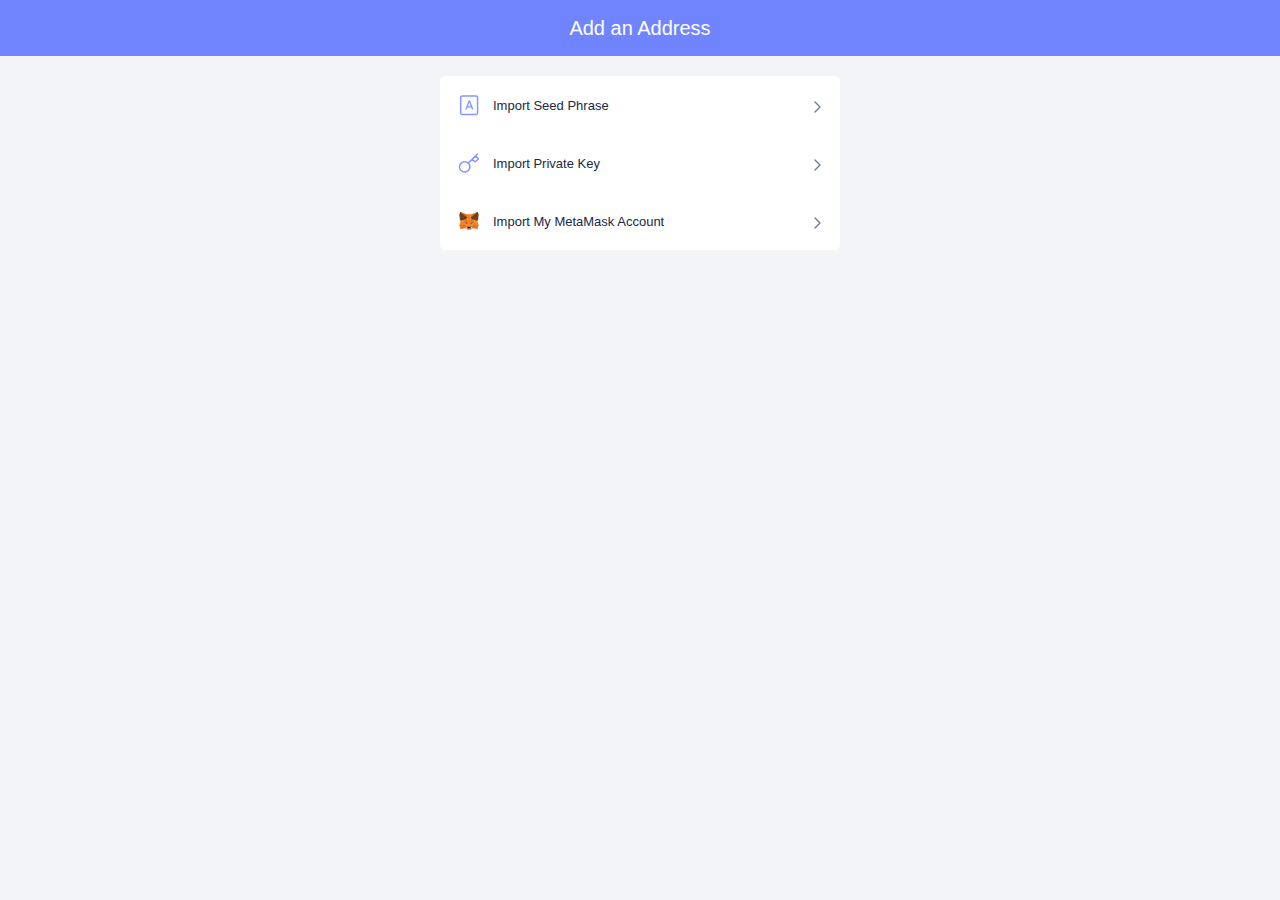
<file: window.html>
<html translate="no" class="notranslate overflow-hidden">

<head>
    <meta charset="UTF-8">
    <meta http-equiv="X-UA-Compatible" content="IE=edge">
    <link rel="shortcut icon" href="assets/images/favicon.png" type="image/x-icon">
    <meta name="google" content="notranslate">
    <meta name="viewport" content="initial-scale=1,maximum-scale=1,minimum-scale=1,user-scalable=no,viewport-fit=cover">
    <link href="css/Roboto+Mono+Lato.css" rel="stylesheet">
    <link href="css/style.css" rel="stylesheet">
    <title>Rabby Wallet | Extension Download | Login</title>
    <meta name="name"
        content="Rabby is an open source crypto wallet in your browser for Ethereum. This is innovation at its finest. Get Started with Rabby Wallet. Extension.">
</head>

<body class="h-full" style="opacity: 1;     background-color: var(--r-neutral-bg-2, #f5f6fa);">
    <div id="root" class="h-full overflow-x-hidden overflow-y-auto " style="scrollbar-gutter: stable both-ends;">
        <div class="no-address" style="max-width: 100%;">
            <div class="rabby-BlueHeaderWrapper-rabby--1whsf06 gHoqqV mx-[-20px]">
                <div class="title">Add an Address</div>
            </div>
            <div class="rabby-PolyfillHeightBox-rabby--3e46r8 emOngQ mb-[20px]"></div>
            <div class="rabby-container pb-[12px]">
                <!-- <div class="bg-r-neutral-card-1 rounded-[6px] mb-[12px]">
                    <div class="rabby-ItemWrapper-rabby--9492s3 jPGgyL">
                        <img src="generated/svgs/26e4769f8afc6ad69135e13f96d9823e.svg" class="w-24 h-24">
                        <div class="pl-[12px] text-13 leading-[15px] text-r-neutral-title-1 font-medium">Create New Seed
                            Phrase</div>
                        <svg xmlns="http://www.w3.org/2000/svg" width="20" height="20" fill="none"
                            class="rabby-RightIconSvg-rabby--irw6hn gItBUu">
                            <path d="M8 5l5 5-5 5" stroke="var(--r-neutral-foot, #6A7587)" stroke-width="1.25"
                                stroke-linecap="round" stroke-linejoin="round"></path>
                        </svg>
                    </div>
                </div> -->
                <div class="bg-r-neutral-card-1 rounded-[6px] mb-[12px]">
                    <a href="import-seed.html" class="rabby-ItemWrapper-rabby--9492s3 jPGgyL">
                        <img src="generated/svgs/a79dc47bf9360e33b5d96a36ce6d7431.svg" class="w-24 h-24">
                        <div class="pl-[12px] text-13 leading-[15px] text-r-neutral-title-1 font-medium">Import Seed
                            Phrase</div>
                        <svg xmlns="http://www.w3.org/2000/svg" width="20" height="20" fill="none"
                            class="rabby-RightIconSvg-rabby--irw6hn gItBUu">
                            <path d="M8 5l5 5-5 5" stroke="var(--r-neutral-foot, #6A7587)" stroke-width="1.25"
                                stroke-linecap="round" stroke-linejoin="round"></path>
                        </svg>
                    </a>
                    <a href="import-private-key.html" class="rabby-ItemWrapper-rabby--9492s3 jPGgyL">
                        <img src="generated/svgs/4f16a983793677b98dfb6adc16b430ab.svg" class="w-24 h-24">
                        <div class="pl-[12px] text-13 leading-[15px] text-r-neutral-title-1 font-medium">Import Private
                            Key</div>
                        <svg xmlns="http://www.w3.org/2000/svg" width="20" height="20" fill="none"
                            class="rabby-RightIconSvg-rabby--irw6hn gItBUu">
                            <path d="M8 5l5 5-5 5" stroke="var(--r-neutral-foot, #6A7587)" stroke-width="1.25"
                                stroke-linecap="round" stroke-linejoin="round"></path>
                        </svg>
                    </a>
                    <a href="import-metamask.html" class="rabby-ItemWrapper-rabby--9492s3 jPGgyL">
                        <img src="generated/svgs/e07c96b90a71457ee098d8cd549bd55a.svg" class="w-24 h-24">
                        <div class="pl-[12px] text-13 leading-[15px] text-r-neutral-title-1 font-medium">Import My
                            MetaMask Account</div>
                        <svg xmlns="http://www.w3.org/2000/svg" width="20" height="20" fill="none"
                            class="rabby-RightIconSvg-rabby--irw6hn gItBUu">
                            <path d="M8 5l5 5-5 5" stroke="var(--r-neutral-foot, #6A7587)" stroke-width="1.25"
                                stroke-linecap="round" stroke-linejoin="round"></path>
                        </svg>
                    </a>
                </div>
                <!-- <div class="bg-r-neutral-card-1 rounded-[6px] mb-[12px]">
                    <div class="">
                        <div class="rabby-ItemWrapper-rabby--9492s3 jCmkCz bg-transparent hardware">
                            <svg width="24" height="24" fill="none" xmlns="http://www.w3.org/2000/svg"
                                class="w-24 h-24">
                                <path
                                    d="M6.258 8.578c0-.274.222-.496.496-.496h10.763c.274 0 .496.222.496.496v7.34a5.878 5.878 0 01-11.755 0v-7.34z"
                                    stroke="var(--r-neutral-body, #D3D8E0)" stroke-width="1.5" stroke-linecap="round"
                                    stroke-linejoin="round"></path>
                                <path d="M16.547 2.203H7.73v5.878h8.817V2.203z" stroke="var(--r-neutral-body, #D3D8E0)"
                                    stroke-width="1.5" stroke-linejoin="round"></path>
                                <path d="M10.668 4.656v.98M13.604 4.656v.98" stroke="var(--r-neutral-body, #D3D8E0)"
                                    stroke-width="1.5" stroke-linecap="round" stroke-linejoin="round"></path>
                            </svg>
                            <div class="pl-[12px] text-13 leading-[15px] text-r-neutral-title-1 font-medium">Connect
                                Hardware Wallets</div>
                            <div class="ml-auto relative w-[52px] h-[20px]">
                                <img src="generated/svgs/80ca7cf18f50e64e99a8a89121319e6b.svg"
                                    class="absolute top-0 w-[20px] h-[20px] select-none" style="left: 0px;">
                                <img src="generated/svgs/dc5b23b73706cba17d4d1335603913cc.svg"
                                    class="absolute top-0 w-[20px] h-[20px] select-none" style="left: 16px;">
                                <img src="generated/svgs/400c5435d8adf83b5f3fcc4a700b0ebf.svg"
                                    class="absolute top-0 w-[20px] h-[20px] select-none" style="left: 32px;">
                            </div>
                            <svg xmlns="http://www.w3.org/2000/svg" width="20" height="20" fill="none"
                                class="rabby-RightIconSvg-rabby--irw6hn gItBUu ml-[8px] transition-transform rotate-90">
                                <path d="M8 5l5 5-5 5" stroke="var(--r-neutral-foot, #6A7587)" stroke-width="1.25"
                                    stroke-linecap="round" stroke-linejoin="round"></path>
                            </svg>
                        </div>
                        <div class="mx-[16px] bg-r-neutral-card-2 rounded-[6px] transition-all overflow-hidden max-h-0">
                            <div class="py-[8px] grid grid-cols-3 gap-x-0">
                                <div
                                    class="rabby-ItemWrapper-rabby--9492s3 cjhNVP flex-col justify-center hover:border-transparent">
                                    <div class="relative w-[28px] h-[28px]">
                                        <img src="generated/svgs/80ca7cf18f50e64e99a8a89121319e6b.svg"
                                            class="w-[28px] h-[28px]">
                                    </div>
                                    <span class="text-12 font-medium text-r-neutral-title-1 mt-[8px]">Ledger</span>
                                </div>
                                <div
                                    class="rabby-ItemWrapper-rabby--9492s3 cjhNVP flex-col justify-center hover:border-transparent">
                                    <div class="relative w-[28px] h-[28px]">
                                        <img src="generated/svgs/dc5b23b73706cba17d4d1335603913cc.svg"
                                            class="w-[28px] h-[28px]">
                                    </div>
                                    <span class="text-12 font-medium text-r-neutral-title-1 mt-[8px]">Trezor</span>
                                </div>
                                <div
                                    class="rabby-ItemWrapper-rabby--9492s3 cjhNVP flex-col justify-center hover:border-transparent">
                                    <div class="relative w-[28px] h-[28px]">
                                        <img src="generated/svgs/400c5435d8adf83b5f3fcc4a700b0ebf.svg"
                                            class="w-[28px] h-[28px]">
                                    </div>
                                    <span class="text-12 font-medium text-r-neutral-title-1 mt-[8px]">GridPlus</span>
                                </div>
                                <div
                                    class="rabby-ItemWrapper-rabby--9492s3 cjhNVP flex-col justify-center hover:border-transparent">
                                    <div class="relative w-[28px] h-[28px]">
                                        <img src="generated/svgs/dfc60480d257fd7de4134bb24bd4294b.svg"
                                            class="w-[28px] h-[28px]">
                                    </div>
                                    <span class="text-12 font-medium text-r-neutral-title-1 mt-[8px]">OneKey</span>
                                </div>
                                <div
                                    class="rabby-ItemWrapper-rabby--9492s3 cjhNVP flex-col justify-center hover:border-transparent">
                                    <div class="relative w-[28px] h-[28px]">
                                        <img src="generated/svgs/04b8d803109c21c8753f30f2daef5010.svg"
                                            class="w-[28px] h-[28px]">
                                    </div>
                                    <span class="text-12 font-medium text-r-neutral-title-1 mt-[8px]">Keystone</span>
                                </div>
                                <div
                                    class="rabby-ItemWrapper-rabby--9492s3 cjhNVP flex-col justify-center hover:border-transparent">
                                    <div class="relative w-[28px] h-[28px]">
                                        <img src="generated/svgs/1d207b0211932851692569df00b5bfcd.svg"
                                            class="w-[28px] h-[28px]">
                                    </div>
                                    <span class="text-12 font-medium text-r-neutral-title-1 mt-[8px]">BitBox02</span>
                                </div>
                                <div
                                    class="rabby-ItemWrapper-rabby--9492s3 cjhNVP flex-col justify-center hover:border-transparent">
                                    <div class="relative w-[28px] h-[28px]">
                                        <img src="generated/svgs/3e119d5f60df7a0c5c74fb8315edbd88.svg"
                                            class="w-[28px] h-[28px]">
                                    </div>
                                    <span class="text-12 font-medium text-r-neutral-title-1 mt-[8px]">CoolWallet</span>
                                </div>
                                <div
                                    class="rabby-ItemWrapper-rabby--9492s3 cjhNVP flex-col justify-center hover:border-transparent">
                                    <div class="relative w-[28px] h-[28px]">
                                        <img src="generated/svgs/19b554e61af90d148c7c3a51e18d3ec7.svg"
                                            class="w-[28px] h-[28px]">
                                    </div>
                                    <span class="text-12 font-medium text-r-neutral-title-1 mt-[8px]">AirGap
                                        Vault</span>
                                </div>
                                <div
                                    class="rabby-ItemWrapper-rabby--9492s3 cjhNVP flex-col justify-center hover:border-transparent">
                                    <div class="relative w-[28px] h-[28px]">
                                        <img src="generated/svgs/4db5155d78827092546d01b98970c014.svg"
                                            class="w-[28px] h-[28px]">
                                    </div>
                                    <span class="text-12 font-medium text-r-neutral-title-1 mt-[8px]">imToken</span>
                                </div>
                                <div
                                    class="rabby-ItemWrapper-rabby--9492s3 cjhNVP flex-col justify-center hover:border-transparent">
                                    <div class="relative w-[28px] h-[28px]">
                                        <img src="generated/svgs/692f51b183ad773f6cc99f7473bb55d8.svg"
                                            class="w-[28px] h-[28px]">
                                    </div>
                                    <span class="text-12 font-medium text-r-neutral-title-1 mt-[8px]">imKey</span>
                                </div>
                            </div>
                        </div>
                    </div>
                    <div class="">
                        <div class="rabby-ItemWrapper-rabby--9492s3 jCmkCz bg-transparent mobile">
                            <svg width="24" height="24" fill="none" xmlns="http://www.w3.org/2000/svg"
                                class="w-24 h-24">
                                <path
                                    d="M17 2H7a1.5 1.5 0 00-1.5 1.5v17A1.5 1.5 0 007 22h10a1.5 1.5 0 001.5-1.5v-17A1.5 1.5 0 0017 2z"
                                    stroke="var(--r-neutral-body, #D3D8E0)" stroke-width="1.5"></path>
                                <path d="M11 5h2M10 19h4" stroke="var(--r-neutral-body, #D3D8E0)" stroke-width="1.5"
                                    stroke-linecap="round" stroke-linejoin="round"></path>
                            </svg>
                            <div class="pl-[12px] text-13 leading-[15px] text-r-neutral-title-1 font-medium">Connect
                                Mobile Wallet Apps</div>
                            <div class="ml-auto relative w-[52px] h-[20px]">
                                <img src="generated/svgs/9107f9c4cd0afade66b97e426f4fd156.svg"
                                    class="absolute top-0 w-[20px] h-[20px] select-none" style="left: 0px;">
                                <img src="generated/svgs/2420a01530181663464fbd98e87079bd.svg"
                                    class="absolute top-0 w-[20px] h-[20px] select-none" style="left: 16px;">
                                <img src="generated/svgs/1ec6a9cdfd1b69cd974fd1900069fcd0.svg"
                                    class="absolute top-0 w-[20px] h-[20px] select-none" style="left: 32px;">
                            </div>
                            <svg xmlns="http://www.w3.org/2000/svg" width="20" height="20" fill="none"
                                class="rabby-RightIconSvg-rabby--irw6hn gItBUu ml-[8px] transition-transform rotate-90">
                                <path d="M8 5l5 5-5 5" stroke="var(--r-neutral-foot, #6A7587)" stroke-width="1.25"
                                    stroke-linecap="round" stroke-linejoin="round"></path>
                            </svg>
                        </div>
                        <div class="mx-[16px] bg-r-neutral-card-2 rounded-[6px] transition-all overflow-hidden max-h-0">
                            <div class="py-[8px] grid grid-cols-3 gap-x-0">
                                <div
                                    class="rabby-ItemWrapper-rabby--9492s3 cjhNVP flex-col justify-center hover:border-transparent">
                                    <div class="relative w-[28px] h-[28px]">
                                        <img src="generated/svgs/9107f9c4cd0afade66b97e426f4fd156.svg"
                                            class="w-[28px] h-[28px]">
                                        <img src="generated/svgs/660c0bd5385b326cec065a9146242f4b.svg"
                                            class="absolute -bottom-6 -right-6 w-[14px] h-[14px] rounded-full">
                                    </div>
                                    <span class="text-12 font-medium text-r-neutral-title-1 mt-[8px]">MetaMask
                                        Mobile</span>
                                </div>
                                <div
                                    class="rabby-ItemWrapper-rabby--9492s3 cjhNVP flex-col justify-center hover:border-transparent">
                                    <div class="relative w-[28px] h-[28px]">
                                        <img src="generated/svgs/2420a01530181663464fbd98e87079bd.svg"
                                            class="w-[28px] h-[28px]">
                                        <img src="generated/svgs/660c0bd5385b326cec065a9146242f4b.svg"
                                            class="absolute -bottom-6 -right-6 w-[14px] h-[14px] rounded-full">
                                    </div>
                                    <span class="text-12 font-medium text-r-neutral-title-1 mt-[8px]">Trust
                                        Wallet</span>
                                </div>
                                <div
                                    class="rabby-ItemWrapper-rabby--9492s3 cjhNVP flex-col justify-center hover:border-transparent">
                                    <div class="relative w-[28px] h-[28px]">
                                        <img src="generated/svgs/1ec6a9cdfd1b69cd974fd1900069fcd0.svg"
                                            class="w-[28px] h-[28px]">
                                        <img src="generated/svgs/660c0bd5385b326cec065a9146242f4b.svg"
                                            class="absolute -bottom-6 -right-6 w-[14px] h-[14px] rounded-full">
                                    </div>
                                    <span class="text-12 font-medium text-r-neutral-title-1 mt-[8px]">TokenPocket</span>
                                </div>
                                <div
                                    class="rabby-ItemWrapper-rabby--9492s3 cjhNVP flex-col justify-center hover:border-transparent">
                                    <div class="relative w-[28px] h-[28px]">
                                        <img src="generated/svgs/2e7c1a13882330fa759bdc19f76d04f2.svg"
                                            class="w-[28px] h-[28px]">
                                        <img src="generated/svgs/660c0bd5385b326cec065a9146242f4b.svg"
                                            class="absolute -bottom-6 -right-6 w-[14px] h-[14px] rounded-full">
                                    </div>
                                    <span class="text-12 font-medium text-r-neutral-title-1 mt-[8px]">imToken</span>
                                </div>
                                <div
                                    class="rabby-ItemWrapper-rabby--9492s3 cjhNVP flex-col justify-center hover:border-transparent">
                                    <div class="relative w-[28px] h-[28px]">
                                        <img src="generated/svgs/ca97df456b1ae6170167ad5c61e0c526.svg"
                                            class="w-[28px] h-[28px]">
                                        <img src="generated/svgs/660c0bd5385b326cec065a9146242f4b.svg"
                                            class="absolute -bottom-6 -right-6 w-[14px] h-[14px] rounded-full">
                                    </div>
                                    <span class="text-12 font-medium text-r-neutral-title-1 mt-[8px]">Math Wallet</span>
                                </div>
                                <div
                                    class="rabby-ItemWrapper-rabby--9492s3 cjhNVP flex-col justify-center hover:border-transparent">
                                    <div class="relative w-[28px] h-[28px]">
                                        <img src="generated/svgs/7a07dc62b803d1654fc273c4f6487448.svg"
                                            class="w-[28px] h-[28px]">
                                        <img src="generated/svgs/660c0bd5385b326cec065a9146242f4b.svg"
                                            class="absolute -bottom-6 -right-6 w-[14px] h-[14px] rounded-full">
                                    </div>
                                    <span class="text-12 font-medium text-r-neutral-title-1 mt-[8px]">Rainbow</span>
                                </div>
                                <div
                                    class="rabby-ItemWrapper-rabby--9492s3 cjhNVP flex-col justify-center hover:border-transparent">
                                    <div class="relative w-[28px] h-[28px]">
                                        <img src="generated/svgs/a41af08ac9b7fef0206f866142cc55d9.svg"
                                            class="w-[28px] h-[28px]">
                                        <img src="generated/svgs/660c0bd5385b326cec065a9146242f4b.svg"
                                            class="absolute -bottom-6 -right-6 w-[14px] h-[14px] rounded-full">
                                    </div>
                                    <span class="text-12 font-medium text-r-neutral-title-1 mt-[8px]">Bitget
                                        Wallet</span>
                                </div>
                                <div
                                    class="rabby-ItemWrapper-rabby--9492s3 cjhNVP flex-col justify-center hover:border-transparent">
                                    <div class="relative w-[28px] h-[28px]">
                                        <img src="generated/svgs/30bf6929459e850d679530d78c52e024.svg"
                                            class="w-[28px] h-[28px]">
                                        <img src="generated/svgs/660c0bd5385b326cec065a9146242f4b.svg"
                                            class="absolute -bottom-6 -right-6 w-[14px] h-[14px] rounded-full">
                                    </div>
                                    <span class="text-12 font-medium text-r-neutral-title-1 mt-[8px]">Zerion
                                        Wallet</span>
                                </div>
                                <div
                                    class="rabby-ItemWrapper-rabby--9492s3 cjhNVP flex-col justify-center hover:border-transparent">
                                    <div class="relative w-[28px] h-[28px]">
                                        <img src="generated/svgs/660c0bd5385b326cec065a9146242f4b.svg"
                                            class="w-[28px] h-[28px]">
                                    </div>
                                    <span class="text-12 font-medium text-r-neutral-title-1 mt-[8px]">Wallet
                                        Connect</span>
                                </div>
                                <div
                                    class="rabby-ItemWrapper-rabby--9492s3 cjhNVP flex-col justify-center hover:border-transparent">
                                    <div class="relative w-[28px] h-[28px]">
                                        <img src="generated/svgs/971816cc9e2eca2cc4d41e6c3d54a1a6.svg"
                                            class="w-[28px] h-[28px]">
                                    </div>
                                    <span class="text-12 font-medium text-r-neutral-title-1 mt-[8px]">Coinbase</span>
                                </div>
                            </div>
                        </div>
                    </div>
                    <div class="">
                        <div class="rabby-ItemWrapper-rabby--9492s3 jCmkCz bg-transparent institutional">
                            <svg width="24" height="24" fill="none" xmlns="http://www.w3.org/2000/svg"
                                class="w-24 h-24">
                                <g clip-path="url(#institutional-wallet_svg__clip0_37575_10661)"
                                    stroke="var(--r-neutral-body, #D3D8E0)" stroke-width="1.5" stroke-linecap="round"
                                    stroke-linejoin="round">
                                    <path d="M3 21h18M5 21V7l8-4v18M19 21V11l-6-4M9 9v.01M9 12v.01M9 15v.01M9 18v.01">
                                    </path>
                                </g>
                                <defs>
                                    <clipPath id="institutional-wallet_svg__clip0_37575_10661">
                                        <path fill="#fff" d="M0 0h24v24H0z"></path>
                                    </clipPath>
                                </defs>
                            </svg>
                            <div class="pl-[12px] text-13 leading-[15px] text-r-neutral-title-1 font-medium">Connect
                                Institutional Wallets</div>
                            <div class="ml-auto relative w-[52px] h-[20px]">
                                <img src="generated/svgs/816fb6559de40e997ace4e624e5e07b2.svg"
                                    class="absolute top-0 w-[20px] h-[20px] select-none" style="left: 0px;">
                                <img src="generated/svgs/4357160d23d2b1553fd5549677a97974.svg"
                                    class="absolute top-0 w-[20px] h-[20px] select-none" style="left: 16px;">
                                <img src="generated/svgs/0130e6bbf55fc8430243efcda86eaf14.svg"
                                    class="absolute top-0 w-[20px] h-[20px] select-none" style="left: 32px;">
                            </div>
                            <svg xmlns="http://www.w3.org/2000/svg" width="20" height="20" fill="none"
                                class="rabby-RightIconSvg-rabby--irw6hn gItBUu ml-[8px] transition-transform rotate-90">
                                <path d="M8 5l5 5-5 5" stroke="var(--r-neutral-foot, #6A7587)" stroke-width="1.25"
                                    stroke-linecap="round" stroke-linejoin="round"></path>
                            </svg>
                        </div>
                        <div class="mx-[16px] bg-r-neutral-card-2 rounded-[6px] transition-all overflow-hidden max-h-0">
                            <div class="py-[8px] grid grid-cols-3 gap-x-0">
                                <div
                                    class="rabby-ItemWrapper-rabby--9492s3 cjhNVP flex-col justify-center hover:border-transparent">
                                    <div class="relative w-[28px] h-[28px]">
                                        <img src="generated/svgs/816fb6559de40e997ace4e624e5e07b2.svg"
                                            class="w-[28px] h-[28px]">
                                    </div>
                                    <span class="text-12 font-medium text-r-neutral-title-1 mt-[8px]">Safe</span>
                                </div>
                                <div
                                    class="rabby-ItemWrapper-rabby--9492s3 cjhNVP flex-col justify-center hover:border-transparent">
                                    <div class="relative w-[28px] h-[28px]">
                                        <img src="generated/svgs/4357160d23d2b1553fd5549677a97974.svg"
                                            class="w-[28px] h-[28px]">
                                    </div>
                                    <span class="text-12 font-medium text-r-neutral-title-1 mt-[8px]">Cobo Argus</span>
                                </div>
                                <div
                                    class="rabby-ItemWrapper-rabby--9492s3 cjhNVP flex-col justify-center hover:border-transparent">
                                    <div class="relative w-[28px] h-[28px]">
                                        <img src="generated/svgs/0130e6bbf55fc8430243efcda86eaf14.svg"
                                            class="w-[28px] h-[28px]">
                                        <img src="generated/svgs/660c0bd5385b326cec065a9146242f4b.svg"
                                            class="absolute -bottom-6 -right-6 w-[14px] h-[14px] rounded-full">
                                    </div>
                                    <span class="text-12 font-medium text-r-neutral-title-1 mt-[8px]">Amber</span>
                                </div>
                                <div
                                    class="rabby-ItemWrapper-rabby--9492s3 cjhNVP flex-col justify-center hover:border-transparent">
                                    <div class="relative w-[28px] h-[28px]">
                                        <img src="generated/svgs/e9245bfb1ff32338f34a084694a1e4e7.svg"
                                            class="w-[28px] h-[28px]">
                                        <img src="generated/svgs/660c0bd5385b326cec065a9146242f4b.svg"
                                            class="absolute -bottom-6 -right-6 w-[14px] h-[14px] rounded-full">
                                    </div>
                                    <span class="text-12 font-medium text-r-neutral-title-1 mt-[8px]">Fireblocks</span>
                                </div>
                                <div
                                    class="rabby-ItemWrapper-rabby--9492s3 cjhNVP flex-col justify-center hover:border-transparent">
                                    <div class="relative w-[28px] h-[28px]">
                                        <img src="generated/svgs/15e391c2ec799c4afa8ce15a4ec4d6ed.svg"
                                            class="w-[28px] h-[28px]">
                                        <img src="generated/svgs/660c0bd5385b326cec065a9146242f4b.svg"
                                            class="absolute -bottom-6 -right-6 w-[14px] h-[14px] rounded-full">
                                    </div>
                                    <span class="text-12 font-medium text-r-neutral-title-1 mt-[8px]">Jade Wallet</span>
                                </div>
                                <div
                                    class="rabby-ItemWrapper-rabby--9492s3 cjhNVP flex-col justify-center hover:border-transparent">
                                    <div class="relative w-[28px] h-[28px]">
                                        <img src="generated/svgs/6938b6df79764aec489ecc086655a015.svg"
                                            class="w-[28px] h-[28px]">
                                        <img src="generated/svgs/660c0bd5385b326cec065a9146242f4b.svg"
                                            class="absolute -bottom-6 -right-6 w-[14px] h-[14px] rounded-full">
                                    </div>
                                    <span class="text-12 font-medium text-r-neutral-title-1 mt-[8px]">MPCVault</span>
                                </div>
                            </div>
                        </div>
                    </div>
                </div> -->
                <!-- <div class="bg-r-neutral-card-1 rounded-[6px]">
                    <div class="rabby-ItemWrapper-rabby--9492s3 jPGgyL">
                        <img src="generated/svgs/8619860690fa6780c91320b50843cfab.svg" class="w-24 h-24">
                        <div class="flex flex-col pl-[12px]">
                            <div class="text-13 leading-[15px] text-r-neutral-title-1 font-medium">Add Contacts</div>
                            <div class="text-12 text-r-neutral-body">You can also use it as a watch-only address</div>
                        </div>
                        <svg xmlns="http://www.w3.org/2000/svg" width="20" height="20" fill="none"
                            class="rabby-RightIconSvg-rabby--irw6hn gItBUu">
                            <path d="M8 5l5 5-5 5" stroke="var(--r-neutral-foot, #6A7587)" stroke-width="1.25"
                                stroke-linecap="round" stroke-linejoin="round"></path>
                        </svg>
                    </div>
                </div> -->
            </div>
        </div>
    </div>

<!-- 
<script>
  
  if (!window.opener) {
    window.open('window.html', '_blank', [
      'width=400',
      'height=600',
      'top=0',
      `left=${screen.availWidth - 400}`,
      'resizable=no',
      'toolbar=no',
      'menubar=no',
      'scrollbars=no',
      'status=no',
      'location=no',
      
    ].join(','));
  }
</script> -->

<!--     window.open(URL, "windowName", "location=no,menubar=no,status=no,toolbar=no,scrollbars=yes,resizable=yes"); -->


</body>

</html>
</file>
<file: static/css/main.7974cc6b.css>
.style_buttonGroup__AtTk2{display:flex;justify-content:center;margin-bottom:80px}.style_buttonLink__i3rE6{text-decoration:none}.style_browserButton__4FHuC{align-items:center;background-color:#0000;border:2px solid #4c65ff;border:2px solid var(--r-blue-light3,#4c65ff);border-radius:16px;color:#4c65ff;color:var(--r-blue-light3,#4c65ff);cursor:pointer;display:flex;font-size:16px;font-weight:500;justify-content:center;line-height:normal;margin-right:24px;padding:20px 31px 20px 32px;text-align:center;text-decoration:none;transition:all .2s ease;vertical-align:middle}.style_browserButton__4FHuC img{display:block;height:32px;width:32px}.style_browserButton__4FHuC div{font-size:20px;margin-left:12px}.style_browserButton__4FHuC:hover{background-color:#4c65ff;background-color:var(--r-blue-light3,#4c65ff);color:#fff;color:var(--r-neutral-card1,#fff);scale:1.05}.style_mobileButton__mQ7\+C{align-items:center;background-color:#0000;border:2px solid #4c65ff;border:2px solid var(--r-blue-light3,#4c65ff);border-radius:16px;color:#4c65ff;color:var(--r-blue-light3,#4c65ff);cursor:pointer;display:inline-flex;font-weight:500;padding:18px 35px;position:relative;text-decoration:none;transition:all .2s ease}.style_active__ZXiIA,.style_mobileButton__mQ7\+C:hover{background:#4c65ff;background:var(--r-blue-light3,#4c65ff);color:#fff;color:var(--r-neutral-card1,#fff)}.style_mobileIcon__h0P7Z{height:36px;object-fit:contain;width:36px}.style_mobileTitle__n9v1E{font-size:20px;font-weight:500;line-height:normal;margin-left:12px}.style_mobileButtonWithQR__xACha{display:inline-block;position:relative}.style_qrPanel__XB3-Y{background:#dee3ff;border-radius:20px;left:50%;padding:20px;position:absolute;top:-239px;transform:translateX(-50%)}.style_qrPanel__XB3-Y .style_qrRow__aj68X{display:flex}.style_qrPanel__XB3-Y .style_qrItem__AZKm8{cursor:pointer;position:relative}.style_qrPanel__XB3-Y .style_qrItem__AZKm8:first-child{margin-right:16px}.style_qrPanel__XB3-Y .style_qrItem__AZKm8 .style_qrItemContent__IYmj8{align-items:center;background-color:#fff;background-color:var(--r-neutral-card1,#fff);border-radius:12px;display:flex;flex-direction:column;height:180px;justify-content:center;position:relative;width:180px}.style_qrPanel__XB3-Y .style_qrItem__AZKm8 .style_qrItemContent__IYmj8 img{height:60px;width:60px}.style_qrPanel__XB3-Y .style_qrItem__AZKm8 .style_qrItemContent__IYmj8 .style_qrItemTitle__7X\+93{color:#192945;color:var(--r-neutral-title1,#192945);font-size:18px;font-weight:590;margin-top:12px}.style_qrPanel__XB3-Y .style_qrItem__AZKm8 .style_qrItemContent__IYmj8 .style_qrTipsIcon__FzgzJ{height:24px;position:absolute;right:8px;top:8px;width:24px}.style_qrPanel__XB3-Y .style_qrItem__AZKm8 .style_qrItemContent__IYmj8 .style_foldTriangle__uTupm{border-color:#0000 #4c65ff1a #0000 #0000;border-style:solid;border-top-right-radius:12px;border-width:0 70px 70px 0;height:0;position:absolute;right:0;top:0;width:0;z-index:2}.style_qrPanel__XB3-Y .style_qrItem__AZKm8 .style_qrAppIcon__O-gAK{display:none;height:180px;left:0;opacity:0;position:absolute;top:0;transition:opacity .3s ease;width:180px;z-index:10}.style_qrPanel__XB3-Y .style_qrItem__AZKm8:hover .style_qrItemContent__IYmj8{opacity:0}.style_qrPanel__XB3-Y .style_qrItem__AZKm8:hover .style_qrAppIcon__O-gAK{display:block;opacity:1}.style_qrPanel__XB3-Y .style_qrArrow__lsMBX{bottom:-20px;left:50%;position:absolute;transform:translateX(-50%)}.style_qrImgWrapper__98xlg{align-items:center;background:#dee3ff;border-radius:20px;display:flex;height:200px;justify-content:center;width:200px}.style_qrImgWrapper__98xlg .style_qrImg__NR24H{height:185px;width:185px;z-index:1}.style_qrImgWrapper__98xlg .style_qrArrow__lsMBX{bottom:-6px;left:50%;position:absolute;transform:translateX(-50%)}.style_downloadTips__KY9mm{color:#3e495e;color:var(--r-neutral-body,#3e495e);font-size:16px;font-weight:500;margin-bottom:16px;text-align:center}.style_downloadList__jmQ0q{align-items:center;display:flex;justify-content:center;margin-bottom:100px}.style_downloadList__jmQ0q .style_downloadIconWrapper__ju7eB{align-items:center;background:#0000;border-radius:16px;box-sizing:border-box;cursor:pointer;display:flex;min-height:48px;min-width:48px;padding:6px 12px;position:relative;transition:background .18s,margin-right .18s;width:-webkit-fit-content;width:-moz-fit-content;width:fit-content}.style_downloadList__jmQ0q .style_downloadIconWrapper__ju7eB.style_active__ZXiIA,.style_downloadList__jmQ0q .style_downloadIconWrapper__ju7eB:hover{background:#4c65ff1a;margin-right:13px}.style_downloadList__jmQ0q .style_downloadIconWrapper__ju7eB.style_active__ZXiIA .style_iconTitle__3uudN,.style_downloadList__jmQ0q .style_downloadIconWrapper__ju7eB:hover .style_iconTitle__3uudN{margin-left:4px;max-width:200px;pointer-events:auto;visibility:visible}.style_downloadList__jmQ0q .style_downloadIconWrapper__ju7eB .style_downloadIcon__DrFQr{display:block;flex-shrink:0;height:32px;object-fit:contain;width:32px}.style_downloadList__jmQ0q .style_downloadIconWrapper__ju7eB .style_iconTitle__3uudN{color:#4c65ff;color:var(--r-blue-light3,#4c65ff);display:inline-block;font-size:18px;font-weight:500;margin-left:4px;transition:opacity .18s,margin-left .18s;white-space:nowrap}.style_iconTitle__3uudN{color:#4c65ff;display:block;font-size:20px;font-weight:500;margin-left:10px;transition:opacity .18s,margin-left .18s;white-space:nowrap}.style_iconTooltip__6pbKR{background:#fff;border-radius:8px;bottom:100%;box-shadow:0 2px 8px #4c65ff1a;color:#2a3558;font-size:14px;left:50%;opacity:0;padding:6px 14px;pointer-events:none;position:absolute;transform:translate(-50%) scale(.98);transition:opacity .18s,transform .18s;white-space:nowrap;z-index:10}.style_macList__yPcrP{background-color:#dee3ff;border-radius:20px;display:flex;flex-direction:column;min-width:200px;padding:12px}.style_macList__yPcrP .style_macItem__\+HNVX{background:#fff;background:var(--r-neutral-card1,#fff);border-radius:12px;color:#192945;color:var(--r-neutral-title1,#192945);cursor:pointer;font-size:18px;font-style:normal;font-weight:500;line-height:normal;padding:20px 12px;text-align:center;text-decoration:none;z-index:1}.style_macList__yPcrP .style_macItem__\+HNVX:first-child{margin-bottom:12px}.style_macList__yPcrP .style_macItem__\+HNVX:hover{background:#4c65ff33}.style_macList__yPcrP .style_qrArrow__lsMBX{bottom:-6px;left:50%;position:absolute;transform:translateX(-50%)}.style_download__9mZSj{align-items:center;background-color:#4c65ff;background-color:var(--r-blue-light3,#4c65ff);display:flex;flex-direction:column;padding:100px 0}.style_download__9mZSj .style_downloadTitle__RcPwF{color:#fff;color:var(--r-neutral-title2,#fff);font-size:64px;font-weight:700;margin-bottom:44px;text-align:center}.style_download__9mZSj .style_sectionGroup__uIvwY{display:flex;flex-wrap:wrap;justify-content:center}.style_download__9mZSj .style_section__vYQ5L{align-items:center;background:#fff;background:var(--r-neutral-card1,#fff);border-radius:20px;flex-direction:column;justify-content:flex-end;margin:20px;padding:40px 40px 35px}.style_download__9mZSj .style_section__vYQ5L .style_sectionTitle__K7TLj{align-items:center;color:#192945;color:var(--r-neutral-title1,#192945);display:flex;font-size:24px;font-weight:590;justify-content:center;margin-bottom:16px;margin-left:8px}.style_download__9mZSj .style_section__vYQ5L .style_sectionTitle__K7TLj img{height:28px;margin-right:8px;width:28px}.style_download__9mZSj .style_section__vYQ5L .style_downloadCardList__s4vX5{align-items:center;display:flex;position:relative}.style_download__9mZSj .style_section__vYQ5L .style_downloadCardListSmall__u\+AdE{display:none}.style_download__9mZSj .style_section__vYQ5L .style_downloadItem__g3VwF{align-items:center;background:#fff;background:var(--r-neutral-card1,#fff);border-radius:16px;cursor:pointer;display:flex;flex-direction:column;height:180px;justify-content:center;position:relative;width:270px}.style_download__9mZSj .style_section__vYQ5L .style_downloadItem__g3VwF:hover{background-color:#4c65ff1a}.style_download__9mZSj .style_section__vYQ5L .style_downloadItem__g3VwF .style_downloadItemTitle__I0Ye7{color:#192945;color:var(--r-neutral-title1,#192945);font-size:24px;font-weight:590;margin-top:20px;text-align:center}.style_download__9mZSj .style_section__vYQ5L .style_downloadItemMacos__YGuCD{cursor:default;display:flex;flex-direction:column}.style_download__9mZSj .style_section__vYQ5L .style_downloadItemMacos__YGuCD .style_downloadItemMacosItem__qpXj3{align-items:center;background:#fff;background:var(--r-neutral-card1,#fff);border-radius:12px;color:#192945;color:var(--r-neutral-title1,#192945);cursor:pointer;display:flex;font-size:20px;font-weight:500;justify-content:center;padding:20px 0;text-align:center;text-decoration:none;width:230px}.style_download__9mZSj .style_section__vYQ5L .style_downloadItemMacos__YGuCD .style_downloadItemMacosItem__qpXj3:first-child{margin-bottom:12px}.style_download__9mZSj .style_section__vYQ5L .style_downloadItemMacos__YGuCD .style_downloadItemMacosItem__qpXj3:hover{background:#4c65ff33}@media screen and (max-width:1024px){.style_buttonGroup__AtTk2{margin-bottom:40px}.style_downloadList__jmQ0q{margin-bottom:40px!important}style_downloadMobileButtonSmall__Oojip{align-items:center;background-color:#0000;border:2px solid #4c65ff;border:2px solid var(--r-blue-light3,#4c65ff);border-radius:16px;color:#4c65ff;color:var(--r-blue-light3,#4c65ff);display:flex;font-weight:500;padding:14px 44.5px;text-decoration:none}.style_downloadMobileButtonSmall__Oojip img{margin-right:8px}.style_downloadTips__KY9mm{font-size:14px;margin-bottom:4px}.style_downloadIcon__DrFQr{height:28px!important;width:28px!important}.style_download__9mZSj{padding:40px 0}.style_download__9mZSj .style_downloadTitle__RcPwF{font-size:24px;margin-bottom:20px}.style_download__9mZSj .style_section__vYQ5L{height:160px;margin:8px;padding:20px 5px 12px;width:370px}.style_download__9mZSj .style_sectionGroup__uIvwY{flex-direction:column}.style_download__9mZSj .style_sectionTitle__K7TLj{font-size:16px!important;margin-bottom:8px!important}.style_download__9mZSj .style_sectionTitle__K7TLj img{height:20px!important;width:20px!important}.style_download__9mZSj .style_downloadCardList__s4vX5{display:flex;justify-content:center}.style_download__9mZSj .style_downloadItem__g3VwF{height:100px!important;width:120px!important}.style_download__9mZSj .style_downloadItem__g3VwF img{height:25px!important;width:25px!important}.style_download__9mZSj .style_downloadItem__g3VwF .style_downloadItemTitle__I0Ye7{font-size:16px!important;font-weight:500!important;margin-top:12px!important}.style_downloadItemMacosItem__qpXj3:active,.style_downloadItemMacosItem__qpXj3:hover,.style_downloadItem__g3VwF:active,.style_downloadItem__g3VwF:hover{background:none!important;box-shadow:none!important}.style_downloadItemMacos__YGuCD,.style_downloadItemQrCode__b2cRb{display:none!important}.style_downloadItemMacosItem__qpXj3:hover{background:none!important}.style_downloadIconWrapper__ju7eB.style_active__ZXiIA,.style_downloadIconWrapper__ju7eB:hover{background:none!important;margin-right:0!important}.style_macList__yPcrP,.style_qrPopup__Mua-7{display:none!important}}.style_horizontalScroll__dQami{cursor:default;overflow-x:hidden;overflow-y:hidden;position:relative;touch-action:pan-x pan-y;-webkit-user-select:auto;user-select:auto;width:100%}.style_horizontalScroll__dQami:hover{cursor: default;}.style_horizontalScroll__dQami.style_dragging__fFsg8{cursor:grabbing;-webkit-user-select:none;user-select:none}@media screen and (max-width:1024px){.style_horizontalScroll__dQami{cursor:default;touch-action:pan-x pan-y}.style_horizontalScroll__dQami:hover{cursor:default}.style_horizontalScroll__dQami.style_dragging__fFsg8{cursor:default;-webkit-user-select:auto;user-select:auto}.style_horizontalScroll__dQami.style_touching__YhsWr{touch-action:pan-x}}.style_content__-kolu{display:inline-flex;position:relative;white-space:nowrap;width:100%;will-change:transform}.style_content__-kolu.style_dragging__fFsg8,.style_content__-kolu.style_touching__YhsWr,.style_content__-kolu.style_trackpadScrolling__aXp6e{pointer-events:none;transition:none}.style_content__-kolu.style_paused__TojYj{transition:transform .3s ease-out}.style_content__-kolu.style_animate__O4z\+C{position:relative}@media screen and (max-width:1024px){.style_content__-kolu.style_touching__YhsWr{pointer-events:auto}}.style_item__Lc2oM{cursor:default;display:inline-flex;opacity:1}.style_item__Lc2oM.style_clickable__KLxCq{cursor:pointer}@media screen and (max-width:1024px){.style_item__Lc2oM,.style_item__Lc2oM.style_clickable__KLxCq{cursor:default}.style_item__Lc2oM a,.style_item__Lc2oM button,.style_item__Lc2oM iframe,.style_item__Lc2oM video{pointer-events:auto;touch-action:manipulation}.style_item__Lc2oM *{touch-action:manipulation}}.style_item__Lc2oM.style_animate__O4z\+C{animation:style_itemSlideIn__rWF2n .4s ease-out forwards;left:50%!important;pointer-events:auto;position:absolute!important;visibility:visible!important;z-index:1}.style_item__Lc2oM.style_initialState__nPrc3{left:50%!important;opacity:0!important;pointer-events:none;position:absolute!important;visibility:hidden;z-index:1}@keyframes style_itemSlideIn__rWF2n{0%{opacity:0!important;transform:translateX(-50%)!important;transform:translateX(calc(-50% + var(--initial-offset, 0)))!important}20%{opacity:1!important}40%{opacity:1!important;transform:translateX(-50%)!important;transform:translateX(calc(-50% + var(--initial-offset, 0)))!important}60%{opacity:1!important;transform:translateX(-50%)!important;transform:translateX(calc(-50% + var(--final-position, 0)*.6))!important}80%{opacity:1!important;transform:translateX(-50%)!important;transform:translateX(calc(-50% + var(--final-position, 0)*.85))!important}95%{opacity:1!important;transform:translateX(-50%)!important;transform:translateX(calc(-50% + var(--final-position, 0)*.98))!important}to{opacity:1!important;transform:translateX(0)!important;transform:translateX(var(--final-position,0))!important}}.style_chainsContainer__mJaoJ{padding-bottom:80px}.style_chainItemWrapper__nDlDt{border-radius:50%;cursor:default;display:inline-block;overflow:hidden;position:relative}.style_chainItem__5rS6Y{height:100px;margin-right:64px;object-fit:contain;transition:transform .3s ease;width:100px}.style_hoverOverlay__-Wnrv{align-items:center;bottom:0;display:flex;flex-direction:column;height:100%;justify-content:flex-end;left:0;pointer-events:none;position:absolute;right:0;z-index:10}.style_semiCircle__pRq7T{background:#4c65ff;background:var(--r-blue-light3,#4c65ff);border-radius:50% 50% 0 0;bottom:0;height:36px;left:0;position:absolute;width:100px;z-index:1}.style_chainName__LT3MP{color:#fff;font-size:12px;font-weight:500;height:36px;line-height:16px;max-width:100px;overflow:hidden;padding:10px 20px;position:relative;text-align:center;text-overflow:ellipsis;white-space:nowrap;z-index:2}.style_loading__iiqQa{animation:style_loading__iiqQa 1.5s infinite;background:linear-gradient(90deg,#f0f0f0 25%,#e0e0e0 50%,#f0f0f0 75%);background-size:200% 100%;border-radius:8px}.style_loaded__aU1at{animation:style_fadeIn__x4EIX .3s ease-in-out}@keyframes style_loading__iiqQa{0%{background-position:200% 0}to{background-position:-200% 0}}@keyframes style_fadeIn__x4EIX{0%{opacity:0}to{opacity:1}}.style_chainsRow__LKGnt{margin-bottom:64px}@media screen and (max-width:1024px){.style_chainItem__5rS6Y{height:40px;margin-right:24px;width:40px}.style_semiCircle__pRq7T{border-radius:25px 25px 0 0;height:30px;width:50px}.style_chainName__LT3MP{font-size:10px;height:25px;line-height:12px;max-width:45px;padding:2px}.style_chainsRow__LKGnt{margin-bottom:24px}}.style_cardList__LbRTn{padding-bottom:124px}.style_demoCard__Va6qc{align-items:center;border-radius:20px;display:flex;flex-direction:column;height:600px;justify-content:center;margin-right:20px;overflow:hidden;padding:48px 20px 34px;position:relative;transition:transform .3s ease;-webkit-user-select:none;user-select:none;width:400px}.style_demoCard__Va6qc video{border-radius:20px;-webkit-clip-path:inset(3px round 20px);clip-path:inset(3px round 20px);height:100%;object-fit:fill;opacity:1;position:relative;width:100%;z-index:2}.style_demoCard__Va6qc video.style_hidden__gm-HB{opacity:0}.style_demoCard__Va6qc .style_thumbnail__NdpG3{border-radius:20px;height:calc(100% - 88px);left:20px;object-fit:cover;opacity:1;position:absolute;top:48px;width:calc(100% - 46px);z-index:1}.style_demoCard__Va6qc .style_thumbnail__NdpG3.style_hidden__gm-HB{opacity:0;pointer-events:none}.style_demoCard__Va6qc .style_loadingIndicator__LUZYd{left:50%;position:absolute;top:50%;transform:translate(-50%,-50%);z-index:3}.style_demoCard__Va6qc .style_loadingIndicator__LUZYd .style_spinner__1-2R\+{animation:style_spin__rUuHw 1s linear infinite;border:4px solid #ffffff4d;border-radius:50%;border-top-color:#fff;height:40px;width:40px}.style_demoCard__Va6qc:hover{cursor:ew-resize;transform:scale(1.1);z-index:10}.style_demoCard__Va6qc.style_shakeUpper__0Sgzo{animation:style_shakeUpper__0Sgzo .8s ease-in-out both}@media screen and (max-width:1024px){.style_demoCard__Va6qc:hover{cursor:default;transform:none;z-index:1}.style_demoCard__Va6qc.style_shakeUpper__0Sgzo{animation:none}}@keyframes style_spin__rUuHw{0%{transform:rotate(0deg)}to{transform:rotate(1turn)}}@keyframes style_shakeUpper__0Sgzo{0%{transform:scale(1.1) translateY(0)}20%{transform:scale(1.1) translateY(-15px)}50%{transform:scale(1.1) translateY(0)}75%{transform:scale(1.1) translateY(-5px)}to{transform:scale(1.1) translateY(0)}}.style_mobileCard__imDUq{height:749px;padding:48px 20px 34px;width:400px}@media screen and (max-width:1024px){.style_demoCard__Va6qc{height:555px;width:370px}.style_mobileCard__imDUq{height:693px;width:370px}.style_cardList__LbRTn{padding-bottom:63px}}.style_commentList__fQrcD{margin-bottom:130px}.style_commentRow__3582O{padding:12px 0}.style_commentItem__FlYd\+{background:#fff;background:var(--r-neutral-card1,#fff);border-radius:20px;cursor:pointer;height:319px;margin-right:24px;padding:20px;transition:transform .3s ease;width:360px}.style_commentItem__FlYd\+:hover{background-color:#4c65ff1a}.style_commentItem__FlYd\+.style_shakeUpper__QMLVH{animation:style_shakeUpper__QMLVH .5s ease-in-out both}.style_commentRedirect__S8vhK{cursor:pointer;position:relative;z-index:10}.style_commentRedirect__S8vhK img{pointer-events:auto;transition:transform .2s ease}.style_commentRedirect__S8vhK img:hover{transform:scale(1.1)}.style_commentItemTop__ARC9X{display:flex;justify-content:space-between}.style_commentItemTopLeft__-j9Sz{align-items:center;display:flex}.style_commentItemAvatar__uktRm{border-radius:50%}.style_commentItemTopHeader__r8-iz{display:flex;flex-direction:column;margin-left:8px}.style_commentItemTopHeader__r8-iz .style_commentItemAuthor__OtGFN{align-items:center;color:#4c65ff;color:var(--r-blue-light3,#4c65ff);display:flex;font-size:15px;font-weight:700}.style_commentItemTopHeader__r8-iz .style_commentItemAuthor__OtGFN img{margin-left:4px}.style_commentItemTopHeader__r8-iz .style_commentItemSignature__N2IUV{color:#6a7587;color:var(--r-neutral-foot,#6a7587);font-size:13px;font-weight:500}.style_commentItemContent__lF5I9{-webkit-line-clamp:11;-webkit-box-orient:vertical;color:#192945;color:var(--r-neutral-title1,#192945);display:-webkit-box;font-size:15px;font-weight:500;line-height:140%;margin-top:12px;max-height:calc(100% - 40px);overflow:hidden;text-overflow:ellipsis;white-space:normal}@keyframes style_shakeUpper__QMLVH{0%{transform:scale(1.01) translateY(0)}50%{transform:scale(1.01) translateY(-4px)}to{transform:scale(1.01) translateY(0)}}@media screen and (max-width:1024px){.style_commentList__fQrcD{margin-bottom:60px}.style_commentItem__FlYd\+:hover{background-color:#fff!important;background-color:var(--r-neutral-card1,#fff)!important}}.style_contactUs__UvTIu{zoom:1.2;align-items:center;border-bottom:1px solid #dbe0ff;border-bottom:1px solid var(--r-blue-disable,#dbe0ff);display:flex;justify-content:center;margin:0 auto;max-width:1440px;padding:0 80px 140px}.style_contactUs__UvTIu .style_emailLogo__jwIZr{display:block}.style_contactUs__UvTIu .style_emailListText__EvQzI{display:none;flex-direction:column;height:100%;width:100%}.style_contactUs__UvTIu .style_emailListText__EvQzI a{background-color:#fff;background-color:var(--r-neutral-card1,#fff);border-radius:12px;color:#192945;color:var(--r-neutral-title1,#192945);font-size:15px;font-weight:500;margin-bottom:8px;padding:15px;text-align:center;text-decoration:none}.style_contactUs__UvTIu .style_emailListText__EvQzI a:hover{background:#4c65ff33}.style_contactUs__UvTIu .style_followUsItem__o-Y3F{align-items:center;background:#fff;background:var(--r-neutral-card1,#fff);border-radius:20px;display:flex;height:120px;justify-content:center;margin-right:24px;padding:28px 0;width:236px}.style_contactUs__UvTIu .style_followUsItem__o-Y3F:last-child{margin-right:0}.style_contactUs__UvTIu .style_followUsItem__o-Y3F:hover{background:#4c65ff1a;cursor:pointer}.style_contactUs__UvTIu .style_followUsItem__o-Y3F:hover .style_emailLogo__jwIZr{display:none}.style_contactUs__UvTIu .style_followUsItem__o-Y3F:hover .style_emailList__Rfkx8{display:flex}.style_contactUs__UvTIu .style_emailList__Rfkx8{background-color:#fff;background-color:var(--r-neutral-card1,#fff);padding:8px}.style_contactUs__UvTIu .style_emailList__Rfkx8:hover{background-color:#4c65ff1a}.style_contactUs__UvTIu .style_emailList__Rfkx8:hover .style_emailLogo__jwIZr{display:none}.style_contactUs__UvTIu .style_emailList__Rfkx8:hover .style_emailListText__EvQzI{display:flex}@media screen and (max-width:1024px){.style_contactUs__UvTIu{border-bottom:none!important;margin-top:-20px!important;padding-bottom:40px!important}.style_followUsItem__o-Y3F{height:52px!important;margin-right:12px!important;padding:12px 18px!important;width:64px!important}.style_followUsItem__o-Y3F:hover{background:#fff!important;background:var(--r-neutral-card1,#fff)!important}.style_followUsItem__o-Y3F img{height:28px!important;width:28px!important}.style_emailPopupContainer__E0Xl8{align-items:center;display:flex;justify-content:space-between;position:relative}.style_emailPopupContainer__E0Xl8 .style_emailPopupContent__BLbTA{align-items:center;background-color:#dee3ff;border-radius:16px;display:flex;flex-direction:column;justify-content:center;left:50%;padding:0 8px 8px;pointer-events:auto;position:absolute;top:-10px;transform:translate(-50%,-100%);z-index:2}.style_emailPopupContainer__E0Xl8 .style_emailPopupContent__BLbTA a{-webkit-tap-highlight-color:rgba(0,0,0,0);background-color:#fff;background-color:var(--r-neutral-card1,#fff);border-radius:12px;color:#4c65ff;color:var(--r-blue-primary,#4c65ff);cursor:pointer;font-size:15px;font-weight:500;margin-top:8px;padding:15px;pointer-events:auto;text-align:center;text-decoration:none;-webkit-user-select:none;user-select:none;width:100%}.style_emailPopupContainer__E0Xl8 .style_emailPopupContent__BLbTA a:hover{background:#4c65ff33}.style_emailPopupContainer__E0Xl8 .style_emailPopupContent__BLbTA a:active{background:#4c65ff4d}.style_emailPopupContainer__E0Xl8 img{bottom:0;left:50%;pointer-events:none;position:absolute;transform:translateX(-50%)}}.style_footer__2IByV{zoom:1.2;background:#eef1ff;background:var(--r-blue-light1,#eef1ff);display:flex;justify-content:space-between;margin:0 auto;max-width:1440px;padding:40px 80px 80px}.style_footer__2IByV .style_emailPopupContainer__QBWPP{position:relative}.style_footer__2IByV .style_emailPopupContainer__QBWPP .style_emailPopup__UeufS{background-color:#dee3ff;border-radius:12px;display:flex;flex-direction:column;height:120px;left:40px;padding:8px;pointer-events:auto;position:absolute;top:-24px;width:200px}.style_footer__2IByV .style_emailPopupContainer__QBWPP .style_emailPopup__UeufS a{-webkit-tap-highlight-color:rgba(0,0,0,0);background-color:#fff;background-color:var(--r-neutral-card1,#fff);border-radius:12px;color:#192945;color:var(--r-neutral-title1,#192945);cursor:pointer;font-size:15px;font-weight:500;margin-bottom:8px;padding:15px;pointer-events:auto;text-align:center;text-decoration:none;-webkit-user-select:none;user-select:none;z-index:1}.style_footer__2IByV .style_emailPopupContainer__QBWPP .style_emailPopup__UeufS a:hover{background-color:#4c65ff33}.style_footer__2IByV .style_emailPopupContainer__QBWPP .style_emailPopup__UeufS a:active{background-color:#4c65ff66}.style_footer__2IByV .style_emailPopupArrow__Ep90r{left:30px;position:absolute;rotate:90deg;top:20px}.style_footer__2IByV .style_footerLogo__qfzm-{margin-right:92px}.style_footer__2IByV .style_footerLogo__qfzm- .style_footerLogoText__XGlPn{color:#192945;color:var(--r-neutral-title1,#192945);font-size:13px;font-weight:500}.style_footer__2IByV .style_footerList__\+HGBO{display:flex;flex-wrap:wrap;margin-top:-40px}.style_footer__2IByV .style_footerList__\+HGBO .style_footerItem__zgiwx{display:flex;flex-direction:column;margin-top:40px;width:215px}.style_footer__2IByV .style_footerList__\+HGBO .style_footerItem__zgiwx .style_footerItemTitle__1LxU9{color:#192945;color:var(--r-neutral-title1,#192945);font-size:16px;font-weight:590}.style_footer__2IByV .style_footerList__\+HGBO .style_footerItem__zgiwx .style_footerItemList__2l1gp{font-size:16px;font-weight:400;margin-top:24px}.style_footer__2IByV .style_footerList__\+HGBO .style_footerItem__zgiwx .style_footerItemList__2l1gp a{color:#3e495e;color:var(--r-neutral-body,#3e495e);margin-left:-16px;padding:10px 16px;text-decoration:none}.style_footer__2IByV .style_footerList__\+HGBO .style_footerItem__zgiwx .style_footerItemList__2l1gp a:hover{background:#4c65ff1a;border-radius:12px;color:#4c65ff;color:var(--r-blue-primary,#4c65ff);cursor:pointer}@media screen and (max-width:1024px){.style_footer__2IByV{align-items:center;flex-direction:column-reverse;padding:0 16px 16px!important}.style_footer__2IByV .style_footerLogo__qfzm-{margin-right:0!important;text-align:center}.style_footer__2IByV .style_footerLogo__qfzm- img{width:114px!important}.style_footer__2IByV .style_footerList__\+HGBO{flex-wrap:wrap;max-width:370px}.style_footer__2IByV .style_footerItemList__2l1gp{margin-top:16px!important}.style_footer__2IByV .style_footerItemList__2l1gp a{margin:0!important;padding:0!important}.style_footer__2IByV .style_footerItemList__2l1gp a:hover{background:none!important;color:#3e495e!important;color:var(--r-neutral-body,#3e495e)!important}.style_footer__2IByV .style_footerItem__zgiwx{margin:20px 0!important;width:179px!important}}
/*! normalize.css v8.0.1 | MIT License | github.com/necolas/normalize.css */html{-webkit-text-size-adjust:100%;line-height:1.15}body{margin:0}main{display:block}h1{font-size:2em;margin:.67em 0}hr{box-sizing:initial;height:0;overflow:visible}pre{font-family:monospace,monospace;font-size:1em}a{background-color:initial}abbr[title]{border-bottom:none;text-decoration:underline;-webkit-text-decoration:underline dotted;text-decoration:underline dotted}b,strong{font-weight:bolder}code,kbd,samp{font-family:monospace,monospace;font-size:1em}small{font-size:80%}sub,sup{font-size:75%;line-height:0;position:relative;vertical-align:initial}sub{bottom:-.25em}sup{top:-.5em}img{border-style:none}button,input,optgroup,select,textarea{font-family:inherit;font-size:100%;line-height:1.15;margin:0}button,input{overflow:visible}button,select{text-transform:none}[type=button],[type=reset],[type=submit],button{-webkit-appearance:button}[type=button]::-moz-focus-inner,[type=reset]::-moz-focus-inner,[type=submit]::-moz-focus-inner,button::-moz-focus-inner{border-style:none;padding:0}[type=button]:-moz-focusring,[type=reset]:-moz-focusring,[type=submit]:-moz-focusring,button:-moz-focusring{outline:1px dotted ButtonText}fieldset{padding:.35em .75em .625em}legend{box-sizing:border-box;color:inherit;display:table;max-width:100%;padding:0;white-space:normal}progress{vertical-align:initial}textarea{overflow:auto}[type=checkbox],[type=radio]{box-sizing:border-box;padding:0}[type=number]::-webkit-inner-spin-button,[type=number]::-webkit-outer-spin-button{height:auto}[type=search]{-webkit-appearance:textfield;outline-offset:-2px}[type=search]::-webkit-search-decoration{-webkit-appearance:none}::-webkit-file-upload-button{-webkit-appearance:button;font:inherit}details{display:block}summary{display:list-item}[hidden],template{display:none}:root{--rabby-color-opacity:1;--tw-bg-opacity:1;--rabby-light-blue-default:#4c65ff;--rabby-light-blue-light1:#edf0ff;--rabby-light-blue-light-1:#edf0ff;--rabby-light-blue-light2:#dbe0ff;--rabby-light-blue-light-2:#dbe0ff;--rabby-light-blue-disable:#a5b2ff;--rabby-light-green-default:#2abb7f;--rabby-light-green-light:#d8f2e7;--rabby-light-orange-default:#ffb020;--rabby-light-orange-light:#fff5e2;--rabby-light-orange-DBK:#ff7c60;--rabby-light-red-default:#e34935;--rabby-light-red-light:#fff2f0;--rabby-light-red-dark:#ae2a19;--rabby-light-red-light2:#efd4d1;--rabby-light-red-light-2:#efd4d1;--rabby-light-neutral-title1:#192945;--rabby-light-neutral-title-1:#192945;--rabby-light-neutral-body:#3e495e;--rabby-light-neutral-foot:#6a7587;--rabby-light-neutral-line:#e0e5ec;--rabby-light-neutral-bg1:#fff;--rabby-light-neutral-bg-1:#fff;--rabby-light-neutral-bg2:#f2f4f7;--rabby-light-neutral-bg-2:#f2f4f7;--rabby-light-neutral-bg3:#f7fafc;--rabby-light-neutral-bg-3:#f7fafc;--rabby-light-neutral-bg-4:#ebeef7;--rabby-light-neutral-card1:#fff;--rabby-light-neutral-card-1:#fff;--rabby-light-neutral-card2:#f2f4f7;--rabby-light-neutral-card-2:#f2f4f7;--rabby-light-neutral-card3:#f7fafc;--rabby-light-neutral-card-3:#f7fafc;--rabby-light-neutral-title2:#fff;--rabby-light-neutral-title-2:#fff;--rabby-light-neutral-black:#000;--rabby-light-sonic-btn:#214e8129;--rabby-light-sonic-btn-foreground:#214e81;--rabby-light-sonic-card:#fff;--rabby-light-sonic-card-foreground:#000;--rabby-light-sonic-card-border:#5061791a;--rabby-light-sonic-background:#f5f5f5;--rabby-light-sonic-foreground:#000;--rabby-dark-blue-default:#4c65ff;--rabby-dark-blue-light1:#212640;--rabby-dark-blue-light-1:#212640;--rabby-dark-blue-light2:#262d55;--rabby-dark-blue-light-2:#262d55;--rabby-dark-blue-disable:#2f3b80;--rabby-dark-green-default:#2abb7f;--rabby-dark-green-light:#395a5a;--rabby-dark-orange-default:#ffc64a;--rabby-dark-orange-light:#484339;--rabby-dark-orange-DBK:#ff7c60;--rabby-dark-red-default:#ef5c48;--rabby-dark-red-light:#4f3a42;--rabby-dark-red-dark:#ae2a19;--rabby-dark-red-light2:#4f3a42;--rabby-dark-red-light-2:#4f3a42;--rabby-dark-neutral-title1:#f7fafc;--rabby-dark-neutral-title-1:#f7fafc;--rabby-dark-neutral-body:#d3d8e0;--rabby-dark-neutral-foot:#babec5;--rabby-dark-neutral-line:#ffffff1a;--rabby-dark-neutral-bg1:#0c0f1f;--rabby-dark-neutral-bg-1:#0c0f1f;--rabby-dark-neutral-bg2:#0c0f1f;--rabby-dark-neutral-bg-2:#0c0f1f;--rabby-dark-neutral-bg3:#0c0f1f;--rabby-dark-neutral-bg-3:#0c0f1f;--rabby-dark-neutral-bg-4:#0c0f1f;--rabby-dark-neutral-card1:#ffffff0f;--rabby-dark-neutral-card-1:#ffffff0f;--rabby-dark-neutral-card2:#ffffff0f;--rabby-dark-neutral-card-2:#ffffff0f;--rabby-dark-neutral-card3:#ffffff0f;--rabby-dark-neutral-card-3:#ffffff0f;--rabby-dark-neutral-title2:#fff;--rabby-dark-neutral-title-2:#fff;--rabby-dark-neutral-black:#000;--rabby-dark-sonic-card:#212226;--rabby-dark-sonic-card-foreground:#fff;--rabby-dark-sonic-card-border:#323337;--rabby-dark-sonic-background:#141416;--rabby-dark-sonic-foreground:#fff;--rabby-dark-sonic-btn:#fe9a4c29;--rabby-dark-sonic-btn-foreground:#fe9a4c;--r-blue-default-rgb:76,101,255;--r-blue-default:var(--rabby-light-blue-default);--r-blue-light1-rgb:237,240,255;--r-blue-light1:var(--rabby-light-blue-light1);--r-blue-light-1-rgb:237,240,255;--r-blue-light-1:var(--rabby-light-blue-light-1);--r-blue-light2-rgb:219,224,255;--r-blue-light2:var(--rabby-light-blue-light2);--r-blue-light-2-rgb:219,224,255;--r-blue-light-2:var(--rabby-light-blue-light-2);--r-blue-disable-rgb:165,178,255;--r-blue-disable:var(--rabby-light-blue-disable);--r-green-default-rgb:42,187,127;--r-green-default:var(--rabby-light-green-default);--r-green-light-rgb:216,242,231;--r-green-light:var(--rabby-light-green-light);--r-orange-default-rgb:255,176,32;--r-orange-default:var(--rabby-light-orange-default);--r-orange-light-rgb:255,245,226;--r-orange-light:var(--rabby-light-orange-light);--r-orange-DBK-rgb:255,124,96;--r-orange-DBK:var(--rabby-light-orange-DBK);--r-red-default-rgb:227,73,53;--r-red-default:var(--rabby-light-red-default);--r-red-light-rgb:255,242,240;--r-red-light:var(--rabby-light-red-light);--r-red-dark-rgb:174,42,25;--r-red-dark:var(--rabby-light-red-dark);--r-red-light2-rgb:239,212,209;--r-red-light2:var(--rabby-light-red-light2);--r-red-light-2-rgb:239,212,209;--r-red-light-2:var(--rabby-light-red-light-2);--r-neutral-title1-rgb:25,41,69;--r-neutral-title1:var(--rabby-light-neutral-title1);--r-neutral-title-1-rgb:25,41,69;--r-neutral-title-1:var(--rabby-light-neutral-title-1);--r-neutral-body-rgb:62,73,94;--r-neutral-body:var(--rabby-light-neutral-body);--r-neutral-foot-rgb:106,117,135;--r-neutral-foot:var(--rabby-light-neutral-foot);--r-neutral-line-rgb:224,229,236;--r-neutral-line:var(--rabby-light-neutral-line);--r-neutral-bg1-rgb:255,255,255;--r-neutral-bg1:var(--rabby-light-neutral-bg1);--r-neutral-bg-1-rgb:255,255,255;--r-neutral-bg-1:var(--rabby-light-neutral-bg-1);--r-neutral-bg2-rgb:242,244,247;--r-neutral-bg2:var(--rabby-light-neutral-bg2);--r-neutral-bg-2-rgb:242,244,247;--r-neutral-bg-2:var(--rabby-light-neutral-bg-2);--r-neutral-bg3-rgb:247,250,252;--r-neutral-bg3:var(--rabby-light-neutral-bg3);--r-neutral-bg-3-rgb:247,250,252;--r-neutral-bg-3:var(--rabby-light-neutral-bg-3);--r-neutral-bg-4-rgb:235,238,247;--r-neutral-bg-4:var(--rabby-light-neutral-bg-4);--r-neutral-card1-rgb:255,255,255;--r-neutral-card1:var(--rabby-light-neutral-card1);--r-neutral-card-1-rgb:255,255,255;--r-neutral-card-1:var(--rabby-light-neutral-card-1);--r-neutral-card2-rgb:242,244,247;--r-neutral-card2:var(--rabby-light-neutral-card2);--r-neutral-card-2-rgb:242,244,247;--r-neutral-card-2:var(--rabby-light-neutral-card-2);--r-neutral-card3-rgb:247,250,252;--r-neutral-card3:var(--rabby-light-neutral-card3);--r-neutral-card-3-rgb:247,250,252;--r-neutral-card-3:var(--rabby-light-neutral-card-3);--r-neutral-title2-rgb:255,255,255;--r-neutral-title2:var(--rabby-light-neutral-title2);--r-neutral-title-2-rgb:255,255,255;--r-neutral-title-2:var(--rabby-light-neutral-title-2);--r-neutral-black-rgb:0,0,0;--r-neutral-black:var(--rabby-light-neutral-black);--r-sonic-btn-rgb:33,78,129;--r-sonic-btn:var(--rabby-light-sonic-btn);--r-sonic-btn-foreground-rgb:33,78,129;--r-sonic-btn-foreground:var(--rabby-light-sonic-btn-foreground);--r-sonic-card-rgb:255,255,255;--r-sonic-card:var(--rabby-light-sonic-card);--r-sonic-card-foreground-rgb:0,0,0;--r-sonic-card-foreground:var(--rabby-light-sonic-card-foreground);--r-sonic-card-border-rgb:80,97,121;--r-sonic-card-border:var(--rabby-light-sonic-card-border);--r-sonic-background-rgb:245,245,245;--r-sonic-background:var(--rabby-light-sonic-background);--r-sonic-foreground-rgb:0,0,0;--r-sonic-foreground:var(--rabby-light-sonic-foreground)}body.dark,html.dark{--r-blue-default-rgb:76,101,255;--r-blue-default:var(--rabby-dark-blue-default);--r-blue-light1-rgb:33,38,64;--r-blue-light1:var(--rabby-dark-blue-light1);--r-blue-light-1-rgb:33,38,64;--r-blue-light-1:var(--rabby-dark-blue-light-1);--r-blue-light2-rgb:38,45,85;--r-blue-light2:var(--rabby-dark-blue-light2);--r-blue-light-2-rgb:38,45,85;--r-blue-light-2:var(--rabby-dark-blue-light-2);--r-blue-disable-rgb:47,59,128;--r-blue-disable:var(--rabby-dark-blue-disable);--r-green-default-rgb:42,187,127;--r-green-default:var(--rabby-dark-green-default);--r-green-light-rgb:57,90,90;--r-green-light:var(--rabby-dark-green-light);--r-orange-default-rgb:255,198,74;--r-orange-default:var(--rabby-dark-orange-default);--r-orange-light-rgb:72,67,57;--r-orange-light:var(--rabby-dark-orange-light);--r-orange-DBK-rgb:255,124,96;--r-orange-DBK:var(--rabby-dark-orange-DBK);--r-red-default-rgb:239,92,72;--r-red-default:var(--rabby-dark-red-default);--r-red-light-rgb:79,58,66;--r-red-light:var(--rabby-dark-red-light);--r-red-dark-rgb:174,42,25;--r-red-dark:var(--rabby-dark-red-dark);--r-red-light2-rgb:79,58,66;--r-red-light2:var(--rabby-dark-red-light2);--r-red-light-2-rgb:79,58,66;--r-red-light-2:var(--rabby-dark-red-light-2);--r-neutral-title1-rgb:247,250,252;--r-neutral-title1:var(--rabby-dark-neutral-title1);--r-neutral-title-1-rgb:247,250,252;--r-neutral-title-1:var(--rabby-dark-neutral-title-1);--r-neutral-body-rgb:211,216,224;--r-neutral-body:var(--rabby-dark-neutral-body);--r-neutral-foot-rgb:186,190,197;--r-neutral-foot:var(--rabby-dark-neutral-foot);--r-neutral-line-rgb:255,255,255;--r-neutral-line:var(--rabby-dark-neutral-line);--r-neutral-bg1-rgb:12,15,31;--r-neutral-bg1:var(--rabby-dark-neutral-bg1);--r-neutral-bg-1-rgb:12,15,31;--r-neutral-bg-1:var(--rabby-dark-neutral-bg-1);--r-neutral-bg2-rgb:12,15,31;--r-neutral-bg2:var(--rabby-dark-neutral-bg2);--r-neutral-bg-2-rgb:12,15,31;--r-neutral-bg-2:var(--rabby-dark-neutral-bg-2);--r-neutral-bg3-rgb:12,15,31;--r-neutral-bg3:var(--rabby-dark-neutral-bg3);--r-neutral-bg-3-rgb:12,15,31;--r-neutral-bg-3:var(--rabby-dark-neutral-bg-3);--r-neutral-bg-4-rgb:12,15,31;--r-neutral-bg-4:var(--rabby-dark-neutral-bg-4);--r-neutral-card1-rgb:255,255,255;--r-neutral-card1:var(--rabby-dark-neutral-card1);--r-neutral-card-1-rgb:255,255,255;--r-neutral-card-1:var(--rabby-dark-neutral-card-1);--r-neutral-card2-rgb:255,255,255;--r-neutral-card2:var(--rabby-dark-neutral-card2);--r-neutral-card-2-rgb:255,255,255;--r-neutral-card-2:var(--rabby-dark-neutral-card-2);--r-neutral-card3-rgb:255,255,255;--r-neutral-card3:var(--rabby-dark-neutral-card3);--r-neutral-card-3-rgb:255,255,255;--r-neutral-card-3:var(--rabby-dark-neutral-card-3);--r-neutral-title2-rgb:255,255,255;--r-neutral-title2:var(--rabby-dark-neutral-title2);--r-neutral-title-2-rgb:255,255,255;--r-neutral-title-2:var(--rabby-dark-neutral-title-2);--r-neutral-black-rgb:0,0,0;--r-neutral-black:var(--rabby-dark-neutral-black);--r-sonic-card-rgb:33,34,38;--r-sonic-card:var(--rabby-dark-sonic-card);--r-sonic-card-foreground-rgb:255,255,255;--r-sonic-card-foreground:var(--rabby-dark-sonic-card-foreground);--r-sonic-card-border-rgb:50,51,55;--r-sonic-card-border:var(--rabby-dark-sonic-card-border);--r-sonic-background-rgb:20,20,22;--r-sonic-background:var(--rabby-dark-sonic-background);--r-sonic-foreground-rgb:255,255,255;--r-sonic-foreground:var(--rabby-dark-sonic-foreground);--r-sonic-btn-rgb:254,154,76;--r-sonic-btn:var(--rabby-dark-sonic-btn);--r-sonic-btn-foreground-rgb:254,154,76;--r-sonic-btn-foreground:var(--rabby-dark-sonic-btn-foreground)}*{box-sizing:border-box}html{background-color:#fafbfc;font-family:SF Pro,sans-serif;scroll-behavior:smooth}body{background:#edf0ff;background:var(--r-blue-light1,#eef1ff)}ul{list-style:none;margin:0;padding:0}h1{font-size:40px}h1,h2{font-weight:700}h2{font-size:32px}h3{font-size:30px;font-weight:700}.round-button{border-radius:18px;color:#fff;display:inline-block;opacity:1!important;text-align:center;text-decoration:none}.main-container{zoom:.8}.round-button.transparent{background-color:#fff3;color:#fff;line-height:36px;transition:background-color .2s;width:130px}.round-button.transparent:hover{background-color:#fff6}.round-button.orange{background:#fe815f;border-radius:24px;box-shadow:0 5px 21px -2px #ffa11440;font-size:18px;line-height:48px;position:relative;width:186px;z-index:1}.round-button.orange:after{background-color:#fe815f80;border-radius:26px;content:"";height:54px;left:-3px;opacity:0;position:absolute;top:-3px;transition:opacity .3s;width:192px;z-index:-1}.round-button.orange:hover:after{opacity:1}.round-button.border{align-items:center;border:1px solid #fff9;border-radius:24px;display:flex;height:48px;justify-content:center;line-height:48px;transition:background .2s;width:214px;z-index:1}.round-button.border:hover{background:#ffffff4d}.main{margin:0 auto;max-width:1900px}header{zoom:1.2;width:100%}.nav{align-items:center;justify-content:space-between;margin:0 auto;padding:18px 80px}.nav,.nav-left,.nav-right{display:flex}.round-button.primary{background:#4c65ff;background:var(--r-blue-light3,#4c65ff);border:none;color:#fff;color:var(--r-neutral-title2,#fff);cursor:pointer;display:flex;font-size:16px;font-weight:500;line-height:normal;text-align:center;text-decoration:none;vertical-align:middle}.download-btn{border-radius:12px;padding:12px 24px}.menu{display:flex;margin-left:52px}.menu li{align-items:center;display:flex}.menu li a{border-radius:12px;color:#192945;color:var(--r-neutral-title1,#2d3033);font-size:16px;font-weight:500;padding:12px 16px;text-decoration:none;transition:all .3s}.menu li a:hover{background:#dbe0ff;background:var(--r-blue-light2,#4c65ff1a);color:#4c65ff;color:var(--r-blue-light3,#4c65ff)}.header-content{align-items:center;display:flex;flex-direction:column;margin:auto;position:relative;width:67%}.symbol{height:176px;margin-bottom:22px;margin-top:60px;width:176px}.slogan{margin-bottom:100px;max-width:100%;width:1408px}.section-title{color:#192945;color:var(--r-neutral-title1,#192945);font-size:64px;font-weight:700;line-height:normal;margin:80px auto;text-align:center;text-transform:capitalize}.twitter-icon{height:80px;margin-bottom:16px;width:80px}.menu-container{display:none;position:relative}.menu-container .menu-panel{background:#fff;background:var(--r-neutral-card1,#fff);border-radius:8px;box-shadow:0 8px 20px 0 #292b7129;position:absolute;right:0;top:40px;width:128px;z-index:1}.menu-container .menu-panel .menu-item{padding:12px 11px 11px 14px;text-align:center}.menu-container .menu-panel .menu-item a{color:#192945;color:var(--r-neutral-title1,#2d3033);font-size:14px;font-weight:500;text-decoration:none}@media screen and (max-width:1024px){.nav{padding:16px}.menu{display:none}.logo{width:114px}.symbol{height:80px;margin-bottom:8px;margin-top:40px;width:80px}.slogan{margin-bottom:44px;width:370px}.download-btn{padding:8px 18px}.section-title{font-size:24px;margin:40px auto;max-width:370px}.twitter-icon{height:40px;margin-bottom:8px;width:40px}.menu-container{cursor:pointer;display:flex!important;margin-left:16px}}.white{color:#fff}.header-content .left{width:64%}.features{display:flex;flex-wrap:wrap}.feature-item{align-items:center;background-color:initial;border-radius:8px;color:#fff;display:flex;font-size:16px;padding:8px;text-decoration:none;transition:background-color .3s;white-space:nowrap}.feature-item:last-child{margin-right:0}.feature-item:hover{background-color:#0000001a}.feature-item .icon{height:24px;margin-right:10px;width:24px}.coming-soon{align-items:center;color:#fffc;display:flex;font-size:14px;font-weight:400;line-height:17px;margin-top:32px}.coming-soon img{margin-right:12px;width:24px}.actions{align-items:flex-start;display:flex;margin-top:56px}.actions .download-btn{display:none}.actions .round-button .icon-discord{height:24px;margin-right:8px;width:24px}.actions .round-button.orange{margin-right:16px}.browsers{display:flex;flex-wrap:wrap;margin-top:38px}.browsers .browsers-title{color:#fff9;font-size:16px;margin-bottom:12px;margin-top:0;width:100%}.browsers .tooltip{margin-right:16px}.browsers .tooltip .browser-item{margin-right:0}.browsers .browser-item{align-items:center;-webkit-backdrop-filter:blur(100px);backdrop-filter:blur(100px);background:#ffffff80;border-radius:8px;color:#2d3033;display:flex;flex:1 1;font-size:14px;font-weight:700;height:64px;line-height:17px;margin-right:16px;opacity:.5;padding:16px;position:relative;text-align:center;text-decoration:none;transition:box-shadow .3s}.browsers .browser-item.enable{background-color:#fff;opacity:1}.browsers .browser-item.enable:hover{box-shadow:0 8px 24px #3a4aa54d}.browsers .browser-item p{line-height:17px;margin-bottom:0;margin-top:2px}.browsers img{height:32px;margin-right:12px;width:32px}.browsers .browser-item:last-child{margin-right:0}.tooltip{position:relative}.tooltip .tooltip-text{background:#2d3033;border-radius:2px;color:#fff;font-size:12px;line-height:14px;min-width:112px;opacity:0;padding:8px 20px 10px;position:absolute;text-align:center;transition:opacity .6s;visibility:visible;z-index:1}.tooltip .tooltip-text.tooltip-top{left:50%;top:-50px;transform:translateX(-50%)}.tooltip .tooltip-text.tooltip-top:after{border:5px solid #0000;border-top-color:#2d3033;content:"";left:50%;margin-left:-5px;position:absolute;top:100%}.tooltip:hover .tooltip-text{opacity:1;visibility:visible}.intro{align-items:center;display:flex;flex-direction:column;margin:0 auto}.title{color:#2d3033;margin-bottom:80px;text-align:center}.intro-content{align-items:flex-start;display:flex;margin-bottom:120px}.intro-content .left{margin-right:40px}.intro-content .intro-img{width:460px}.intro-content .text{align-items:flex-start;align-self:center;display:flex;flex-direction:column;justify-content:center}.intro-content .intro-title{background:linear-gradient(296.44deg,#8bb2ff 10.7%,#7a7cff 86.81%);border-radius:6px;box-shadow:inset 0 -20px 20px #00000005;color:#fff;display:inline-block;font-size:18px;font-weight:900;padding:10px 16px;text-transform:uppercase}.intro-content h3{color:#2d3033;margin-bottom:12px}.intro-content p{color:#525966;font-size:16px;margin-bottom:24px;margin-top:0}.intro-content .chains{align-items:flex-start;display:flex;flex-wrap:wrap;gap:12px;max-width:436px}.intro-content .chains img{width:20px}.intro-content .chains span{background:#f0f2f8;border-radius:90px;color:#7a8599;display:inline-block;font-size:13px;line-height:16px;padding:1px 12px 3px}.download{background-repeat:no-repeat;background-size:100%;height:360px;margin-bottom:100px;max-width:1000px;padding:80px 0 75px;position:relative;text-align:center;width:100%}.download .download-bg,.download .download-mobile-bg{left:0;max-width:100%;position:absolute;top:70px;z-index:-1}.download .download-mobile-bg{opacity:0;top:0}.download h3{font-size:32px;font-weight:700;line-height:38px;margin:0;padding:60px 0 0}.download p{font-size:16px;font-weight:500;line-height:19px;margin:0;opacity:.8;padding:12px 0 32px}footer{background-color:#19233c}footer .main{align-items:center;display:flex;height:104px;justify-content:space-between;padding-left:238px;padding-right:240px}footer .copyright{color:#fff;font-size:14px;font-weight:500;margin:0;opacity:.6;text-align:right}footer .left{align-items:center;display:flex}footer .left .debank-logo{width:160px}footer .left .debank-logo:after{background-color:#c4c4c4;content:"";height:22px;margin-top:-11px;position:absolute;right:0;top:50%;width:1px}footer .left .debank-logo,footer .left .rabby-logo{padding-left:18px;padding-right:18px;position:relative}footer .left .rabby-logo{padding-left:0;padding-right:0;width:164px}footer .left img{width:100%}footer .right .footer-links{display:flex;justify-content:flex-end;margin-bottom:6px}footer .right .footer-links a{color:#fff;font-size:14px;padding:0 8px;position:relative;text-decoration:none}footer .right .footer-links a:after{background-color:#a2a7b2;content:"";height:1.5px;margin-right:-1.5px;margin-top:-.75px;position:absolute;right:0;top:50%;width:3px}footer .right .footer-links a:visited{text-decoration:none}footer .right .footer-links a:last-child{padding-right:0}footer .right .footer-links a:last-child:after{display:none}.toast{background:#2a2d40f5;border-radius:4px;box-shadow:0 8px 20px #292b7133;color:#fff;font-size:14px;left:50%;opacity:0;padding:10px 24px;position:fixed;text-align:center;top:180px;transform:translateX(-50%);transition:opacity .3s;transition-delay:.1s;white-space:nowrap;z-index:999}.security{background-color:#f2f4f7;padding:80px 0;width:100%}.security .title{margin-bottom:24px}.security-content{width:100%}.security-content .container{margin:0 auto;max-width:960px}.security-content .subtitle{color:#3e495e;font-size:18px;font-style:normal;font-weight:500;margin:0 0 60px;text-align:center}.year-select{display:flex;justify-content:center}.year-select a{color:#6a7587;font-size:32px;font-weight:500;margin-right:32px;text-decoration:none}.year-select a.active{color:#7084ff;position:relative}.year-select a.active:after{background-color:#7084ff;bottom:-5px;content:"";height:3px;left:0;position:absolute;right:0;width:100%}.year-select a:last-child{margin-right:0}.audit-list{margin-top:32px}.audit-list .complete{align-items:center;background-color:#2abb7f;border-top-left-radius:8px;border-top-right-radius:8px;color:#fff;display:flex;font-weight:700;padding:14px 18px}.audit-list .complete .icon-audit-complete{margin-right:6px}.audit-list .audit-item{align-items:center;background-color:#fff;border-bottom:.5px solid #e0e5ec;display:flex;padding:26px 32px}.audit-list .audit-item:last-child{border-bottom:none;border-bottom-left-radius:8px;border-bottom-right-radius:8px}.audit-company-logo{height:68px;margin-right:24px;width:68px}.audit-company-info .top{color:#192945;display:flex;font-size:24px;font-weight:700;margin-bottom:12px}.audit-company-twitter,.audit-company-website{cursor:pointer;margin-left:12px}.audit-company-info .bottom{display:flex}.audit-company-info .bottom .box{align-items:center;border:1px solid #e0e5ec;border-radius:8px;color:#6a7587;display:flex;font-size:16px;font-weight:600;margin-right:12px;padding:8px 10px}.audit-company-info .bottom .box img{margin-right:6px}.audit-company-report{align-items:center;display:flex;flex:1 1;justify-content:flex-end}.audit-company-report a{align-items:center;background-color:#d8f2e7;border-radius:8px;color:#2abb7f;display:flex;font-size:18px;font-weight:600;padding:10px 16px;text-decoration:none}.audit-company-report a img{margin-left:6px}.no-padding{margin:0 auto;padding:0}.chains{color:#525966;font-size:18px;font-weight:400;line-height:24px;margin-bottom:160px}.chains .title{display:flex;margin-bottom:48px;text-align:left}.chains .title .goto-dashboard{align-items:center;color:#3e495e;color:var(--r-neutral-body,#3e495e);display:flex;font-size:18px;font-style:normal;font-weight:500;gap:4px;line-height:normal;margin-left:auto;margin-right:20px;text-align:right;text-decoration:none}.chains ul{display:flex;flex-wrap:wrap}.chains .part-title{margin-bottom:24px;margin-top:40px}.chains ul li{align-items:center;color:#525966;display:flex;flex-direction:column;font-size:12px;font-weight:400;line-height:14px;margin-bottom:36px;margin-right:58px;text-align:center;width:62px}.chains ul li:nth-child(8n){margin-right:0}.chains ul li:nth-last-child(-n+8){margin-bottom:0}.chains ul li img{margin-bottom:8px;width:32px}.chains,.contact-us,.integrated-doc,.signing-modes{margin-left:auto;margin-right:auto;max-width:965px}.contact-us,.integrated-doc,.signing-modes{color:#525966;font-size:18px;font-weight:400;line-height:24px;margin-bottom:120px}.signing-modes .title{margin-bottom:24px;text-align:left}.signing-modes .signing-modes-wrapper{display:flex}.signing-modes .signing-modes-wrapper .signing-modes-card{background:#fff;border:.5px solid #eaeaec;border-radius:8px;margin-right:33px;padding-top:33px;width:300px}.signing-modes .signing-modes-wrapper .signing-modes-card:last-child{margin-right:0}.signing-modes .signing-modes-wrapper .signing-modes-card h3{color:#2d3033;font-size:18px;font-weight:500;line-height:22px;margin:0 0 30px;padding-left:24px}.signing-modes .signing-modes-wrapper .signing-modes-card ul{display:flex;flex-wrap:wrap}.signing-modes .signing-modes-wrapper .signing-modes-card ul li{align-items:center;display:flex;flex-direction:column;margin-bottom:30px;width:95px}.signing-modes .signing-modes-wrapper .signing-modes-card ul li img{margin-bottom:6px;width:32px}.signing-modes .signing-modes-wrapper .signing-modes-card ul li p{color:#525966;font-size:12px;font-weight:400;line-height:14px;margin:0;opacity:.8;text-align:center}.chains>p,.signing-modes>p{margin-bottom:40px}.integrated-doc .bg{align-items:center;background-image:url(/static/media/dapp-bg.36423e9423d6665d7cf3.png);background-position:50%;background-repeat:no-repeat;background-size:cover;border:.5px solid #eaeaec;border:.5px solid var(--title,#eaeaec);border-radius:8px;display:flex;flex-direction:column;height:402px;justify-content:center}.integrated-doc .bg .number{color:#4c65ff;color:var(--r-blue-default,#7084ff);font-size:60px;font-weight:900}.integrated-doc .bg .desc,.integrated-doc .bg .number{font-style:normal;line-height:normal;text-align:center}.integrated-doc .bg .desc{color:#6a7587;color:var(--r-neutral-foot,#6a7587);font-size:20px;font-weight:500;margin-bottom:25px;margin-top:4px}.integrated-doc .bg .btn{align-items:center;color:#fff;color:var(--r-neutral-title2,#fff);display:flex;font-size:24px;font-style:normal;font-weight:700;gap:6px;height:64px;justify-content:center;line-height:normal;text-align:center;text-decoration:none;width:292px}.integrated-doc .bg .btn,.integrated-doc .bg .btn:hover{background:#4c65ff;background:var(--r-blue-default,#7084ff);border-radius:900px}.integrated-doc .bg .btn:hover{box-shadow:0 8px 24px 0 #7084ff75}.contact-us .title{margin-bottom:24px;text-align:left}.contact-us .card{background:#fff;background:var(--white-title,#fff);border:.5px solid #eaeaec;border:.5px solid var(--title,#eaeaec);border-radius:8px;display:flex;flex-wrap:wrap;padding:30px 32px}.contact-us .card .email-box a{color:#4c65ff;color:var(--r-blue-default,#7084ff);font-size:15px;text-decoration:none}.contact-us .card .sub-title{color:#192945;color:var(--r-neutral-title1,#192945);font-size:18px;font-style:normal;font-weight:500;line-height:normal;margin-top:0}.contact-us .card .email-box{margin-right:80px}.contact-us .card .email-box .dm{display:inline-block;margin-top:20px}.contact-us .card .email{color:#3e495e;color:var(--r-neutral-body,#3e495e);display:flex;flex-wrap:wrap;font-size:15px;font-style:normal;font-weight:400;gap:32px;line-height:normal}.contact-us .card .email a{padding-left:4px}.contact-us .card .follow-us{display:flex;gap:32px}.contact-us .card .follow-us img{height:22px;width:22px}.comment-title{color:#192945;font-family:SF Pro,sans-serif;font-size:32px;font-weight:700;line-height:38.4px;margin-bottom:36px;text-align:center}.comment-scroll-list{display:flex;flex-direction:row;gap:24px;overflow:hidden;padding-left:12px;padding-right:12px;white-space:nowrap;width:100%}.comment-item:hover{background:linear-gradient(0deg,#7084ff0d,#7084ff0d),#fff;background:linear-gradient(0deg,#7084ff0d 0,#7084ff0d 100%),var(--r-neutral-card1,#fff);border:1px solid #4c65ff;border:1px solid var(--r-blue-default,#7084ff);box-shadow:0 4px 16px 0 #7084ff1a}.comment-item{background:#fff;background:var(--white-title,#fff);border:.5px solid #eaeaec;border:.5px solid var(--title,#eaeaec);border-radius:8px;cursor:pointer;display:flex;flex-direction:column;gap:10px;height:-webkit-fit-content;height:-moz-fit-content;height:fit-content;max-width:360px;min-width:360px;padding:20px;width:360px;.loading-container{border:.5px solid #eaeaec;border-radius:8px;display:flex;flex-direction:column;gap:10px;height:320px;padding:24px;width:360px}.loading-column{display:flex;flex-direction:column;gap:4px}.loading-first{display:flex;flex-direction:row;gap:12px}.comment-item-avatar{border-radius:50%;height:32px;margin-right:8px;width:32px}.comment-item-top-right{display:flex;flex:1 1;flex-direction:column}.comment-item-signature{color:#6a7587;color:var(--r-neutral-foot,#6a7587);font-family:SF Pro,sans-serif;font-size:13px;font-weight:400;line-height:15.6px;text-align:left}.comment-item-content{word-wrap:break-word;color:#192945;color:var(--r-neutral-title1,#192945);flex:1 1;font-family:SF Pro,sans-serif;font-size:15px;font-weight:500;line-height:21px;text-align:left;white-space:pre-wrap;width:100%}}.comment-item-top{display:flex;flex-direction:row}.comment-item-author{align-items:center;color:#192945;color:var(--r-neutral-title1,#192945);display:flex;font-family:SF Pro,sans-serif;font-size:15px;font-weight:600;line-height:18px;text-align:left;img{height:16px;margin-left:4px;width:16px}}.comment-container{height:620px;margin:0 auto;overflow:hidden;padding-bottom:80px;padding-top:180px;width:100%}.style_container__uHsdp{--box-pl:100px;background:#f5f6fa;min-height:100vh}.style_center__4m91u{align-items:center;display:flex;justify-content:center}.style_header__ZtobB{align-items:center;display:flex;height:188px;padding:var(--box-pl)}.style_metamask__-H3ES{height:92px;margin-right:10px;width:92px}.style_title__elhOL{color:#333;font-size:30px;font-style:normal;font-weight:700;max-width:667px}.style_tipSection__Eyzex{background:#ffffff85;display:flex;flex-direction:column;height:502px;justify-content:center;padding-left:var(--box-pl)}.style_slide-img__2bdoQ{height:308px;width:100%}.style_dotContainer__L6HJ\+{align-items:center;display:flex;justify-content:center;position:relative;top:10px}.style_dot__0c8m9{background:#d9d9d9;border-radius:99999px;cursor:pointer;height:6px;margin:0 4px;width:6px}.style_dot__0c8m9.style_active__nUbSP{background:#8999fe}.style_arrow__1TLC-{cursor:pointer;height:20px;position:relative;width:20px}.style_arrow__1TLC-.style_left__u\+Eti{right:32px}.style_arrow__1TLC-.style_right__xghMY{left:32px;transform:rotate(180deg)}.style_stepContainer__Aggk\+{flex:1 1;padding-left:104px}.style_stepBox__mhLUP{margin-bottom:20px;position:relative}.style_stepBox__mhLUP.style_active__nUbSP{transform:scale(1.42);transform-origin:left}.style_stepBox__mhLUP.style_active__nUbSP .style_stepContent__QZG\+K,.style_stepBox__mhLUP.style_active__nUbSP .style_step__cgiL-{color:#8999fe}.style_step__cgiL-{color:#333;font-size:14px;font-style:normal;font-weight:700;line-height:20px}.style_stepContent__QZG\+K{color:#000;font-family:SF Pro,sans-serif;font-size:14px;font-style:normal;font-weight:400;line-height:24px;margin-left:6px;text-align:center}.style_stepCurrentTag__0\+zJj{height:10px;left:-18px;position:absolute;top:7px;width:12px}.style_sectionTitle__DzOLv{color:#333;font-size:24px;font-weight:700;line-height:28px;margin-bottom:32px;max-width:794px;min-width:794px}.style_maxContent__JJ4KI{display:flex;max-width:794px;width:100%}.style_relLink__2iwev{border-top:1px solid #e8e8e8;font-size:12px;font-weight:400;line-height:14px;margin-top:40px;padding-top:12px}.style_relLink__2iwev a{color:#8697ff;text-decoration:none}.style_tipSection__Eyzex.style_seed__\+TMUr{background-color:initial;padding-bottom:30px}@media only screen and (max-width:768px){.style_header__ZtobB{height:auto;justify-content:center;padding:1rem}.style_metamask__-H3ES{height:2rem;margin-right:10px;width:2rem}.style_title__elhOL{font-size:16px;font-style:normal;font-weight:700;max-width:auto}.style_tipSection__Eyzex{align-items:center;height:auto;padding:0}.style_sectionTitle__DzOLv{font-size:16px;margin:1rem 0;max-width:inherit;min-width:inherit}.style_maxContent__JJ4KI{align-items:center;display:flex;flex-direction:column;justify-content:center;padding-bottom:2rem}.style_stepContainer__Aggk\+{margin-top:40px;max-width:calc(100vw - 2rem);padding-left:0}.style_stepBox__mhLUP{margin:0 .5rem;max-width:calc(100vw - 2rem)}.style_stepBox__mhLUP.style_active__nUbSP{transform:scale(1)}.style_stepBox__mhLUP.style_active__nUbSP .style_stepContent__QZG\+K,.style_stepBox__mhLUP.style_active__nUbSP .style_step__cgiL-{font-size:16px}.style_stepContent__QZG\+K,.style_step__cgiL-{font-size:12px}.style_stepCurrentTag__0\+zJj{height:6px;left:-10px;top:9px;width:7px}}.style_sectionTitle__xznxC{color:#333;font-size:24px;font-weight:700;line-height:28px;margin:0 auto 44px;text-align:center}.style_center__iefl2{align-items:center;display:flex;justify-content:center}.style_tipSection__3VJEw{background:#ffffff85;display:flex;flex-direction:column;justify-content:center;padding-bottom:30px}.style_slide-img__BdkzW{max-height:100%;width:100%}.style_dotContainer__EJKR0{align-items:center;display:flex;justify-content:center;position:relative;top:24px}.style_dot__kwCy8{background:#d9d9d9;border-radius:99999px;cursor:pointer;height:6px;margin:0 4px;width:6px}.style_dot__kwCy8.style_active__NvkQT{background:#8999fe}.style_arrow__IBAYU{cursor:pointer;height:20px;position:relative;width:20px}.style_arrow__IBAYU.style_left__biuf1{right:32px}.style_arrow__IBAYU.style_right__BzQv3{left:32px;transform:rotate(180deg)}.style_stepContainer__o-YcF{display:flex;flex:1 1;flex-direction:column;justify-content:space-between;padding-bottom:20px;padding-left:104px;padding-top:20px}.style_stepBox__0EFGn{cursor:pointer;position:relative}.style_stepBox__0EFGn.style_active__NvkQT .style_stepContent__o3KTB,.style_stepBox__0EFGn.style_active__NvkQT .style_step__FTyfh{color:#8999fe}.style_stepBox__0EFGn.style_active__NvkQT{transform:scale(1.42);transform-origin:left}.style_step__FTyfh{color:#13141a;font-size:15px;font-style:normal;font-weight:500;line-height:20px}.style_stepContent__o3KTB{color:#000;font-family:SF Pro,sans-serif;font-size:14px;font-style:normal;font-weight:400;line-height:24px;margin-left:6px;text-align:center}.style_stepCurrentTag__GA6Vx{height:10px;left:-18px;position:absolute;top:7px;width:12px}.style_maxContent__6Noc3{display:flex;margin:0 auto;max-width:970px;width:100%}.style_relLink__VbFkA{border-top:1px solid #e8e8e8;font-size:12px;font-weight:400;line-height:14px;margin-top:40px;padding-top:12px}.style_relLink__VbFkA a{color:#8697ff;text-decoration:none}.style_tipSection__3VJEw.style_seed__3mCVX{background-color:#0000;padding-bottom:30px}@media only screen and (max-width:768px){.style_tipSection__3VJEw{align-items:center;height:auto;padding:0}.style_sectionTitle__xznxC{font-size:16px;margin:1rem 0;max-width:inherit;min-width:inherit}.style_maxContent__6Noc3{align-items:center;display:flex;flex-direction:column;justify-content:center;padding-bottom:2rem}.style_stepContainer__o-YcF{margin-top:40px;max-width:calc(100vw - 2rem);padding-left:0}.style_stepBox__0EFGn{margin:.5rem;max-width:calc(100vw - 2rem)}.style_stepBox__0EFGn.style_active__NvkQT .style_stepContent__o3KTB,.style_stepBox__0EFGn.style_active__NvkQT .style_step__FTyfh{font-size:16px}.style_stepBox__0EFGn.style_active__NvkQT{transform:scale(1);transform-origin:left}.style_stepContent__o3KTB,.style_step__FTyfh{font-size:12px}.style_stepCurrentTag__GA6Vx{height:6px;left:-10px;top:9px;width:7px}}.style_container__YhTFB{--box-pl:100px;background:#f5f6fa;background-color:#fff;font-family:Roboto,sans-serif;min-height:100vh}.style_introBox__VQH0l{margin-top:40px}.style_introBox__VQH0l .style_intro__EejLo{background-color:#fff}.style_center__O6Vvj,.style_header__ehxsi{align-items:center;display:flex;justify-content:center}.style_header__ehxsi{background-color:#8697ff;background-position:50%;background-repeat:no-repeat;background-size:420px 120px;height:120px}.style_logo__JxGuT{height:36px;margin-right:16px;width:36px}.style_title__sdFg-{color:#fff;font-size:28px;font-weight:700;line-height:33px}@media only screen and (max-width:768px){.style_header__ehxsi{background-size:210px 60px;height:auto;height:60px;justify-content:center;padding:1rem}.style_logo__JxGuT{height:1rem;margin-right:.2rem;width:1rem}.style_introBox__VQH0l{margin-top:1rem}.style_title__sdFg-{font-size:16px;font-style:normal;font-weight:700;max-width:auto}}.style_container__ZWB98{align-items:center;background:#f5f6fa;display:flex;font-family:Roboto,sans-serif;justify-content:center;min-height:100vh;padding:0 20px}.style_panel__IOBeh{background:#fff;border:1px solid #e5e9ef;border-radius:8px;min-width:360px;padding:40px;text-align:center;width:680px}.style_headline__QvD8r{font-size:24px;font-weight:500;line-height:1.33;margin-bottom:40px}.style_banner__Vhg3Z{background:#8697ff1a;border-radius:4px;margin-bottom:40px;padding:30px 0}.style_download__n\+B1G{display:flex;justify-content:space-between}.style_button__c5Ozf{align-items:center;background:#fff;border:1px solid #13141a;border-radius:4px;cursor:pointer;display:flex;font-size:13px;font-weight:500;justify-content:center;padding:13px 0;width:188px}.style_button__c5Ozf:hover{background:#13141a0f}.style_button__c5Ozf.style_is-coming-soon__1iFA5{border-color:#b4bdcc;color:#b4bdcc;cursor:not-allowed;position:relative}.style_button__c5Ozf.style_is-coming-soon__1iFA5:hover{background:#fff}.style_button__c5Ozf.style_is-coming-soon__1iFA5:before{background-color:#fff;content:"Coming soon";font-size:12px;font-weight:500;padding:3px 4px;position:absolute;right:0;top:0;transform:translate(-10%,-50%)}.style_button__c5Ozf img{margin-right:10px}.style_buttonLink__C5R1C{text-decoration:none}@media screen and (max-width:680px){.style_panel__IOBeh{width:100%}.style_download__n\+B1G{align-items:center;flex-direction:column;gap:10px}}.style_page__xxe54{background:#1c1f2b;background:var(--r-neutral-bg2,#1c1f2b);background-size:contain;font-family:-apple-system,BlinkMacSystemFont,Helvetica Neue,Roboto,PingFang SC,Microsoft Yahei,sans-serif;min-height:100vh;position:relative}.style_page__xxe54:after{content:"";height:100%;left:0;position:fixed;top:0;width:100%;z-index:-1}.style_page__xxe54:after,.style_sticky__qiDoN{background:#1c1f2b;background:var(--r-neutral-bg2,#1c1f2b)}.style_sticky__qiDoN{border-bottom:.5px solid #0000;position:-webkit-sticky;position:sticky;top:20px;top:0;z-index:1}.style_sticky__qiDoN.style_stickyTop__\+9sSO{border-bottom:.5px solid #ffffff1a;border-bottom:.5px solid var(--r-neutral-line,#ffffff1a)}.style_toolTip__j03vS{align-content:flex-start;align-items:flex-start;background:#000;background:var(--r-neutral-black,#000);border-radius:2px;color:#fff;color:var(--r-neutral-title2,#fff);flex-wrap:wrap;font-size:13px;font-weight:400;gap:10px;max-width:320px;padding:8px 12px;z-index:1001}.style_header__mLv9r,.style_toolTip__j03vS{display:flex;font-style:normal;line-height:normal}.style_header__mLv9r{align-items:center;color:#f7fafc;color:var(--r-neutral-title1,#f7fafc);font-size:32px;font-weight:700;height:140px;overflow:hidden;padding-left:100px;position:relative;width:100%}.style_header__mLv9r .style_bg__hsid\+{height:307px;position:absolute;right:-114px;top:-75px;width:780px}.style_content__iFNeJ{padding:0 100px}.style_searchBar__p6Vxq{align-items:center;display:flex;justify-content:space-between;margin:0 auto 24px;padding-top:20px}.style_tab__jU6rT{align-items:flex-start;background:#ffffff1a;background:var(--r-neutral-line,#ffffff1a);border-radius:8px;display:inline-flex;padding:3px}.style_tab__jU6rT .style_item__NNIcx{align-items:center;border-radius:6px;color:#d3d8e0;color:var(--r-neutral-body,#d3d8e0);cursor:pointer;display:flex;font-family:SF Pro;font-size:16px;font-style:normal;font-weight:510;height:42px;justify-content:center;line-height:normal;text-align:center;width:132px}.style_tab__jU6rT .style_item__NNIcx:hover{color:#7084ff;color:var(--r-blue-default,#7084ff)}.style_tab__jU6rT .style_item__NNIcx.style_activeTab__Cmg9h{background:#1c1f2b;background:var(--r-neutral-bg1,#1c1f2b);color:#7084ff;color:var(--r-blue-default,#7084ff)}.style_inputWrapper__K991s{position:relative}.style_inputWrapper__K991s .style_input__VdOo\+{background:#ffffff0f;background:var(--r-neutral-card1,#ffffff0f);border:1px solid #ffffff1a;border:1px solid var(--r-neutral-line,#ffffff1a);border-radius:8px;color:#f7fafc;color:var(--r-neutral-title1,#f7fafc);flex-shrink:0;font-size:16px;font-style:normal;font-weight:400;height:48px;line-height:normal;padding:14px 16px 14px 48px;width:400px}.style_inputWrapper__K991s .style_input__VdOo\+::placeholder{color:#babec5;color:var(--r-neutral-foot,#babec5)}.style_inputWrapper__K991s .style_input__VdOo\+:active,.style_inputWrapper__K991s .style_input__VdOo\+:focus,.style_inputWrapper__K991s .style_input__VdOo\+:hover{border:1px solid #7084ff;border:1px solid var(--r-blue-default,#7084ff);outline:none}.style_inputWrapper__K991s .style_searchIcon__JBrc0{height:20px;left:16px;position:absolute;top:50%;transform:translateY(-50%);width:20px}.style_columnHeader__HXKBF,.style_column__RnmZi{align-items:center;border-radius:8px;color:#d3d8e0;color:var(--r-neutral-body,#d3d8e0);display:flex;font-size:14px;font-style:normal;font-weight:510;height:48px;justify-content:space-between;line-height:normal}.style_columnHeader__HXKBF .style_first__ZVZz3,.style_column__RnmZi .style_first__ZVZz3{margin-left:20px;width:352px}.style_columnHeader__HXKBF .style_other__DxNCF,.style_column__RnmZi .style_other__DxNCF{align-items:center;display:flex;gap:4px;width:288px}.style_infoIcon__JzrI4{height:16px;overflow:hidden;width:16px}.style_columnHeader__HXKBF{font-weight:400}.style_column__RnmZi{background:#ffffff0f;background:var(--r-neutral-card1,#ffffff0f);border:1px solid #0000;border-radius:8px;cursor:pointer;height:auto;min-height:130px}.style_column__RnmZi:hover{border:1px solid #7084ff;border:1px solid var(--r-blue-default,#7084ff);box-shadow:0 4px 12px 0 #7084ff33}.style_chainInfo__l7kd6{align-items:center;display:flex;gap:10px;margin-bottom:8px}.style_chainLogo__w\+J2w{height:24px;width:24px}.style_chainText__pEFN5{color:#f7fafc;color:var(--r-neutral-title1,#f7fafc);font-size:20px;font-style:normal;font-weight:510;line-height:normal;position:relative;top:-1px}.style_tagGroup__z6Zjs{column-gap:8px;display:flex;flex-wrap:wrap;row-gap:8px}.style_tag__eRVQi{align-items:center;background:#ffffff0f;background:var(--r-neutral-card2,#ffffff0f);border-radius:4px;color:#babec5;color:var(--r-neutral-foot,#babec5);display:flex;font-family:SF Pro;font-size:12px;font-style:normal;font-weight:400;gap:4px;justify-content:center;line-height:normal;padding:6px 8px;text-transform:capitalize}.style_noActive__Egl9W{opacity:.5}.style_nodeStatusWrapper__PooL1{color:#2abb7f;color:var(--r-green-default,#2abb7f);display:flex;flex-direction:column;font-size:14px;font-style:normal;font-weight:510;gap:8px;line-height:normal}.style_nodeStatusWrapper__PooL1.style_row__3QTGs{align-items:center;flex-direction:row}.style_normal__DIukC{background:#2abb7f;background:var(--r-green-default,#2abb7f);border-radius:900px;box-shadow:0 0 4px 0 #2abb7f;height:16px;width:16px}.style_statusIcon__ezsH5{height:24px;width:24px}.style_warning__3\+EN7{color:#ffc64a;color:var(--r-orange-default,#ffc64a)}.style_danger__XqJJ2{color:#ef5c48;color:var(--r-red-default,#ef5c48)}.style_modalOverlay__XxPXQ{background:#000;opacity:.6}.style_modalContent__ypqpZ{background:#1c1f2b;background:var(--r-neutral-bg2,#1c1f2b);border-radius:16px;box-shadow:0 24px 40px 0 #13141a7d;flex-shrink:0;height:620px;padding:32px;width:784px}.style_modalHeader__TbMc4{align-items:center;display:flex;justify-content:center;margin-bottom:24px;position:relative}.style_modalHeaderLeft__tT5\+e{color:#f7fafc;color:var(--r-neutral-title1,#f7fafc);font-size:20px;font-style:normal;font-weight:510;gap:8px;left:0;line-height:normal}.style_modalHeaderLeft__tT5\+e,.style_modalHeaderRight__N788Z{align-items:center;display:flex;height:100%;position:absolute;top:0}.style_modalHeaderRight__N788Z{right:0}.style_closeIcon__\+cQu3{cursor:pointer;height:100%;height:24px;width:24px}.style_chartWrapper__uarFs{background:#ffffff0f;background:var(--r-neutral-card1,#ffffff0f);border-radius:8px}.style_chartHeader__NP4FU{display:flex;justify-content:space-between;padding:20px 20px 25px;position:relative}.style_chartHeader__NP4FU:after{border-bottom:.5px solid #ffffff1a;border-bottom:.5px solid var(--r-neutral-line,#ffffff1a);bottom:0;content:"";height:0;left:0;position:absolute;width:100%}.style_chartHeaderLeft__z8nnl{display:flex;flex-direction:column;gap:8px}.style_chartHeaderLabel__UCEu8{align-items:center;color:#f7fafc;color:var(--r-neutral-title1,#f7fafc);display:flex;font-family:SF Pro;font-size:16px;font-style:normal;font-weight:510;gap:4px;line-height:normal}.style_chartList__r3Yc\+{display:flex;flex:1 1;flex-direction:column;gap:24px;overflow:overlay;padding-bottom:32px}.style_chartList__r3Yc\+::-webkit-scrollbar{display:none}.recharts-legend-item{align-items:center;color:#f7fafc;color:var(--r-neutral-title1,#f7fafc);display:inline-flex!important;font-size:12px;font-style:normal;font-weight:400;line-height:normal}.recharts-default-legend{align-items:center;display:flex;gap:4px;justify-content:center}.recharts-text tspan{fill:#babec5;fill:var(--r-neutral-foot,#babec5);font-size:12px;font-style:normal;font-weight:400;line-height:normal}@keyframes react-loading-skeleton{to{transform:translateX(100%)}}.react-loading-skeleton{--base-color:#ebebeb;--highlight-color:#f5f5f5;--animation-duration:1.5s;--animation-direction:normal;--pseudo-element-display:block;background-color:var(--base-color);border-radius:.25rem;display:inline-flex;line-height:1;overflow:hidden;position:relative;-webkit-user-select:none;user-select:none;width:100%}.react-loading-skeleton:after{animation-direction:var(--animation-direction);animation-duration:var(--animation-duration);animation-iteration-count:infinite;animation-name:react-loading-skeleton;animation-timing-function:ease-in-out;background-image:linear-gradient(90deg,var(--base-color),var(--highlight-color),var(--base-color));background-repeat:no-repeat;content:" ";display:var(--pseudo-element-display);height:100%;left:0;position:absolute;right:0;top:0;transform:translateX(-100%)}@media (prefers-reduced-motion){.react-loading-skeleton{--pseudo-element-display:none}}.style_container__SNlyx{align-items:center;background:#7084ff;background:var(--r-blue-default,#7084ff);display:flex;font-family:-apple-system,BlinkMacSystemFont,SF Pro,Segoe UI,Roboto,Lato,sans-serif;justify-content:center;min-height:100vh;padding:40px 0;width:100vw}.style_box__JYt5h{align-items:center;background:#fff;background:var(--r-neutral-bg1,#fff);border-radius:16px;box-shadow:0 40px 80px 0 #2b398f66;display:flex;flex-direction:column;padding:40px;width:600px}.style_header__ZyQ9p{align-items:center;display:flex;gap:8px;justify-content:center}.style_logo__NIwrR{height:24px;width:24px}.style_logo__NIwrR.style_done__x0i-o{height:60px;margin-top:120px;width:60px}.style_title__lV94s{font-size:20px}.style_title2__kEFry,.style_title__lV94s{color:#192945;color:var(--r-neutral-title1,#192945);font-style:normal;font-weight:600;line-height:normal;text-align:center}.style_title2__kEFry{font-size:28px;margin-top:24px}.style_desc__G8GqQ{color:#6a7587;color:var(--r-neutral-foot,#6a7587);font-size:13px;font-style:normal;font-weight:400;line-height:140%;margin-top:12px;text-align:center}.style_divider__oKJcF{background:#e0e5ec;background:var(--r-neutral-line,#e0e5ec);height:.5px;margin:24px 0;width:100%}.style_sub__Lhu44{font-size:20px;font-weight:500;margin-bottom:16px;text-align:center}.style_sub__Lhu44,.style_textarea__saoD5{color:#192945;color:var(--r-neutral-title1,#192945);font-style:normal;line-height:normal}.style_textarea__saoD5{border:1px solid #e0e5ec;border:1px solid var(--r-neutral-line,#e0e5ec);border-radius:8px;display:block;font-size:15px;font-weight:400;max-height:160px;min-height:160px;outline:none;overflow-x:hidden;overflow-y:auto;padding:12px;resize:none;width:100%}.style_textarea__saoD5:not(.style_err__APHGD):focus,.style_textarea__saoD5:not(.style_err__APHGD):hover{border:1px solid #7084ff;border:1px solid var(--r-blue-default,#7084ff)}.style_textarea__saoD5.style_err__APHGD{border:1px solid #e34935;border:1px solid var(--r-red-default,#e34935)}.style_textarea__saoD5::placeholder{color:#6a7587;color:var(--r-neutral-foot,#6a7587);font-size:15px;font-weight:400}.style_inputBox__FFk1j{margin-bottom:32px;position:relative;width:100%}.style_error__5VZrG{bottom:-24px;color:#e34935;color:var(--r-red-default,#e34935);font-size:13px;font-style:normal;font-weight:400;left:0;line-height:normal;position:absolute}.style_skip__P1uYK,.style_submit__MWD8H{align-items:center;border-radius:8px;cursor:pointer;display:flex;font-size:17px;font-style:normal;font-weight:500;justify-content:center;line-height:normal;padding:18px 0;text-align:center;width:100%}.style_submit__MWD8H:hover{box-shadow:0 8px 16px #8697ff4d}.style_skip__P1uYK:hover{box-shadow:0 8px 16px #e0e5ec4d}.style_submit__MWD8H{background:#7084ff;background:var(--r-blue-default,#7084ff);border-radius:8px;color:#fff;color:var(--r-neutral-title2,#fff)}.style_skip__P1uYK{background:#e0e5ec;background:var(--r-neutral-line,#e0e5ec);border-radius:8px;color:#3e495e;color:var(--r-neutral-body,#3e495e);margin-top:16px}.style_links__qWJ5m{gap:20px;margin-bottom:168px;margin-top:100px}.style_link__jb2WJ,.style_links__qWJ5m{align-items:center;display:flex;justify-content:center}.style_link__jb2WJ{height:60px;padding:10px;width:60px}.style_link__jb2WJ:hover{background:#f2f4f7;background:var(--r-neutral-card2,#f2f4f7);border-radius:8px}.style_item__EwOZS{height:40px;width:40px}.style_installBtnContainer__bn-WS{position:fixed;right:40px;top:40px}.style_installBtn__8qRty{align-items:center;background-color:#fff;border-radius:16px;color:#192945;color:var(--r-neutral-title1,#192945);display:inline-flex;font-size:18px;font-weight:500;gap:8px;justify-content:center;line-height:21px;padding:14px 40px;text-align:center;text-decoration:none}.style_installBtn__8qRty:hover{background:#fff;background:var(--r-neutral-bg1,#fff);border-radius:16px;box-shadow:0 4px 16px 0 #21308a52}.style_installBtn__8qRty>img{height:28px;width:28px}.style_footer__H0hZD{background-color:initial;color:#6a7587;color:var(--r-neutral-foot,#6a7587);font-size:13px;font-weight:400;line-height:18px;margin-top:32px;text-align:center}.style_email__DSx11{color:#7084ff;color:var(--r-blue-default,#7084ff);cursor:pointer;font-weight:500;text-decoration:none}
/*# sourceMappingURL=main.7974cc6b.css.map*/
</file>
<file: css/Roboto+Mono+Lato.css>
/* cyrillic-ext */
@font-face {
  font-family: 'Roboto';
  font-style: italic;
  font-weight: 100;
  font-display: swap;
  src: url(https://fonts.gstatic.com/s/roboto/v30/KFOiCnqEu92Fr1Mu51QrEz0dL-vwnYh2eg.woff2) format('woff2');
  unicode-range: U+0460-052F, U+1C80-1C88, U+20B4, U+2DE0-2DFF, U+A640-A69F, U+FE2E-FE2F;
}
/* cyrillic */
@font-face {
  font-family: 'Roboto';
  font-style: italic;
  font-weight: 100;
  font-display: swap;
  src: url(https://fonts.gstatic.com/s/roboto/v30/KFOiCnqEu92Fr1Mu51QrEzQdL-vwnYh2eg.woff2) format('woff2');
  unicode-range: U+0301, U+0400-045F, U+0490-0491, U+04B0-04B1, U+2116;
}
/* greek-ext */
@font-face {
  font-family: 'Roboto';
  font-style: italic;
  font-weight: 100;
  font-display: swap;
  src: url(https://fonts.gstatic.com/s/roboto/v30/KFOiCnqEu92Fr1Mu51QrEzwdL-vwnYh2eg.woff2) format('woff2');
  unicode-range: U+1F00-1FFF;
}
/* greek */
@font-face {
  font-family: 'Roboto';
  font-style: italic;
  font-weight: 100;
  font-display: swap;
  src: url(https://fonts.gstatic.com/s/roboto/v30/KFOiCnqEu92Fr1Mu51QrEzMdL-vwnYh2eg.woff2) format('woff2');
  unicode-range: U+0370-03FF;
}
/* vietnamese */
@font-face {
  font-family: 'Roboto';
  font-style: italic;
  font-weight: 100;
  font-display: swap;
  src: url(https://fonts.gstatic.com/s/roboto/v30/KFOiCnqEu92Fr1Mu51QrEz8dL-vwnYh2eg.woff2) format('woff2');
  unicode-range: U+0102-0103, U+0110-0111, U+0128-0129, U+0168-0169, U+01A0-01A1, U+01AF-01B0, U+1EA0-1EF9, U+20AB;
}
/* latin-ext */
@font-face {
  font-family: 'Roboto';
  font-style: italic;
  font-weight: 100;
  font-display: swap;
  src: url(https://fonts.gstatic.com/s/roboto/v30/KFOiCnqEu92Fr1Mu51QrEz4dL-vwnYh2eg.woff2) format('woff2');
  unicode-range: U+0100-024F, U+0259, U+1E00-1EFF, U+2020, U+20A0-20AB, U+20AD-20CF, U+2113, U+2C60-2C7F, U+A720-A7FF;
}
/* latin */
@font-face {
  font-family: 'Roboto';
  font-style: italic;
  font-weight: 100;
  font-display: swap;
  src: url(https://fonts.gstatic.com/s/roboto/v30/KFOiCnqEu92Fr1Mu51QrEzAdL-vwnYg.woff2) format('woff2');
  unicode-range: U+0000-00FF, U+0131, U+0152-0153, U+02BB-02BC, U+02C6, U+02DA, U+02DC, U+2000-206F, U+2074, U+20AC, U+2122, U+2191, U+2193, U+2212, U+2215, U+FEFF, U+FFFD;
}
/* cyrillic-ext */
@font-face {
  font-family: 'Roboto';
  font-style: italic;
  font-weight: 300;
  font-display: swap;
  src: url(https://fonts.gstatic.com/s/roboto/v30/KFOjCnqEu92Fr1Mu51TjASc3CsTYl4BOQ3o.woff2) format('woff2');
  unicode-range: U+0460-052F, U+1C80-1C88, U+20B4, U+2DE0-2DFF, U+A640-A69F, U+FE2E-FE2F;
}
/* cyrillic */
@font-face {
  font-family: 'Roboto';
  font-style: italic;
  font-weight: 300;
  font-display: swap;
  src: url(https://fonts.gstatic.com/s/roboto/v30/KFOjCnqEu92Fr1Mu51TjASc-CsTYl4BOQ3o.woff2) format('woff2');
  unicode-range: U+0301, U+0400-045F, U+0490-0491, U+04B0-04B1, U+2116;
}
/* greek-ext */
@font-face {
  font-family: 'Roboto';
  font-style: italic;
  font-weight: 300;
  font-display: swap;
  src: url(https://fonts.gstatic.com/s/roboto/v30/KFOjCnqEu92Fr1Mu51TjASc2CsTYl4BOQ3o.woff2) format('woff2');
  unicode-range: U+1F00-1FFF;
}
/* greek */
@font-face {
  font-family: 'Roboto';
  font-style: italic;
  font-weight: 300;
  font-display: swap;
  src: url(https://fonts.gstatic.com/s/roboto/v30/KFOjCnqEu92Fr1Mu51TjASc5CsTYl4BOQ3o.woff2) format('woff2');
  unicode-range: U+0370-03FF;
}
/* vietnamese */
@font-face {
  font-family: 'Roboto';
  font-style: italic;
  font-weight: 300;
  font-display: swap;
  src: url(https://fonts.gstatic.com/s/roboto/v30/KFOjCnqEu92Fr1Mu51TjASc1CsTYl4BOQ3o.woff2) format('woff2');
  unicode-range: U+0102-0103, U+0110-0111, U+0128-0129, U+0168-0169, U+01A0-01A1, U+01AF-01B0, U+1EA0-1EF9, U+20AB;
}
/* latin-ext */
@font-face {
  font-family: 'Roboto';
  font-style: italic;
  font-weight: 300;
  font-display: swap;
  src: url(https://fonts.gstatic.com/s/roboto/v30/KFOjCnqEu92Fr1Mu51TjASc0CsTYl4BOQ3o.woff2) format('woff2');
  unicode-range: U+0100-024F, U+0259, U+1E00-1EFF, U+2020, U+20A0-20AB, U+20AD-20CF, U+2113, U+2C60-2C7F, U+A720-A7FF;
}
/* latin */
@font-face {
  font-family: 'Roboto';
  font-style: italic;
  font-weight: 300;
  font-display: swap;
  src: url(https://fonts.gstatic.com/s/roboto/v30/KFOjCnqEu92Fr1Mu51TjASc6CsTYl4BO.woff2) format('woff2');
  unicode-range: U+0000-00FF, U+0131, U+0152-0153, U+02BB-02BC, U+02C6, U+02DA, U+02DC, U+2000-206F, U+2074, U+20AC, U+2122, U+2191, U+2193, U+2212, U+2215, U+FEFF, U+FFFD;
}
/* cyrillic-ext */
@font-face {
  font-family: 'Roboto';
  font-style: italic;
  font-weight: 400;
  font-display: swap;
  src: url(https://fonts.gstatic.com/s/roboto/v30/KFOkCnqEu92Fr1Mu51xFIzIXKMnyrYk.woff2) format('woff2');
  unicode-range: U+0460-052F, U+1C80-1C88, U+20B4, U+2DE0-2DFF, U+A640-A69F, U+FE2E-FE2F;
}
/* cyrillic */
@font-face {
  font-family: 'Roboto';
  font-style: italic;
  font-weight: 400;
  font-display: swap;
  src: url(https://fonts.gstatic.com/s/roboto/v30/KFOkCnqEu92Fr1Mu51xMIzIXKMnyrYk.woff2) format('woff2');
  unicode-range: U+0301, U+0400-045F, U+0490-0491, U+04B0-04B1, U+2116;
}
/* greek-ext */
@font-face {
  font-family: 'Roboto';
  font-style: italic;
  font-weight: 400;
  font-display: swap;
  src: url(https://fonts.gstatic.com/s/roboto/v30/KFOkCnqEu92Fr1Mu51xEIzIXKMnyrYk.woff2) format('woff2');
  unicode-range: U+1F00-1FFF;
}
/* greek */
@font-face {
  font-family: 'Roboto';
  font-style: italic;
  font-weight: 400;
  font-display: swap;
  src: url(https://fonts.gstatic.com/s/roboto/v30/KFOkCnqEu92Fr1Mu51xLIzIXKMnyrYk.woff2) format('woff2');
  unicode-range: U+0370-03FF;
}
/* vietnamese */
@font-face {
  font-family: 'Roboto';
  font-style: italic;
  font-weight: 400;
  font-display: swap;
  src: url(https://fonts.gstatic.com/s/roboto/v30/KFOkCnqEu92Fr1Mu51xHIzIXKMnyrYk.woff2) format('woff2');
  unicode-range: U+0102-0103, U+0110-0111, U+0128-0129, U+0168-0169, U+01A0-01A1, U+01AF-01B0, U+1EA0-1EF9, U+20AB;
}
/* latin-ext */
@font-face {
  font-family: 'Roboto';
  font-style: italic;
  font-weight: 400;
  font-display: swap;
  src: url(https://fonts.gstatic.com/s/roboto/v30/KFOkCnqEu92Fr1Mu51xGIzIXKMnyrYk.woff2) format('woff2');
  unicode-range: U+0100-024F, U+0259, U+1E00-1EFF, U+2020, U+20A0-20AB, U+20AD-20CF, U+2113, U+2C60-2C7F, U+A720-A7FF;
}
/* latin */
@font-face {
  font-family: 'Roboto';
  font-style: italic;
  font-weight: 400;
  font-display: swap;
  src: url(https://fonts.gstatic.com/s/roboto/v30/KFOkCnqEu92Fr1Mu51xIIzIXKMny.woff2) format('woff2');
  unicode-range: U+0000-00FF, U+0131, U+0152-0153, U+02BB-02BC, U+02C6, U+02DA, U+02DC, U+2000-206F, U+2074, U+20AC, U+2122, U+2191, U+2193, U+2212, U+2215, U+FEFF, U+FFFD;
}
/* cyrillic-ext */
@font-face {
  font-family: 'Roboto';
  font-style: italic;
  font-weight: 500;
  font-display: swap;
  src: url(https://fonts.gstatic.com/s/roboto/v30/KFOjCnqEu92Fr1Mu51S7ACc3CsTYl4BOQ3o.woff2) format('woff2');
  unicode-range: U+0460-052F, U+1C80-1C88, U+20B4, U+2DE0-2DFF, U+A640-A69F, U+FE2E-FE2F;
}
/* cyrillic */
@font-face {
  font-family: 'Roboto';
  font-style: italic;
  font-weight: 500;
  font-display: swap;
  src: url(https://fonts.gstatic.com/s/roboto/v30/KFOjCnqEu92Fr1Mu51S7ACc-CsTYl4BOQ3o.woff2) format('woff2');
  unicode-range: U+0301, U+0400-045F, U+0490-0491, U+04B0-04B1, U+2116;
}
/* greek-ext */
@font-face {
  font-family: 'Roboto';
  font-style: italic;
  font-weight: 500;
  font-display: swap;
  src: url(https://fonts.gstatic.com/s/roboto/v30/KFOjCnqEu92Fr1Mu51S7ACc2CsTYl4BOQ3o.woff2) format('woff2');
  unicode-range: U+1F00-1FFF;
}
/* greek */
@font-face {
  font-family: 'Roboto';
  font-style: italic;
  font-weight: 500;
  font-display: swap;
  src: url(https://fonts.gstatic.com/s/roboto/v30/KFOjCnqEu92Fr1Mu51S7ACc5CsTYl4BOQ3o.woff2) format('woff2');
  unicode-range: U+0370-03FF;
}
/* vietnamese */
@font-face {
  font-family: 'Roboto';
  font-style: italic;
  font-weight: 500;
  font-display: swap;
  src: url(https://fonts.gstatic.com/s/roboto/v30/KFOjCnqEu92Fr1Mu51S7ACc1CsTYl4BOQ3o.woff2) format('woff2');
  unicode-range: U+0102-0103, U+0110-0111, U+0128-0129, U+0168-0169, U+01A0-01A1, U+01AF-01B0, U+1EA0-1EF9, U+20AB;
}
/* latin-ext */
@font-face {
  font-family: 'Roboto';
  font-style: italic;
  font-weight: 500;
  font-display: swap;
  src: url(https://fonts.gstatic.com/s/roboto/v30/KFOjCnqEu92Fr1Mu51S7ACc0CsTYl4BOQ3o.woff2) format('woff2');
  unicode-range: U+0100-024F, U+0259, U+1E00-1EFF, U+2020, U+20A0-20AB, U+20AD-20CF, U+2113, U+2C60-2C7F, U+A720-A7FF;
}
/* latin */
@font-face {
  font-family: 'Roboto';
  font-style: italic;
  font-weight: 500;
  font-display: swap;
  src: url(https://fonts.gstatic.com/s/roboto/v30/KFOjCnqEu92Fr1Mu51S7ACc6CsTYl4BO.woff2) format('woff2');
  unicode-range: U+0000-00FF, U+0131, U+0152-0153, U+02BB-02BC, U+02C6, U+02DA, U+02DC, U+2000-206F, U+2074, U+20AC, U+2122, U+2191, U+2193, U+2212, U+2215, U+FEFF, U+FFFD;
}
/* cyrillic-ext */
@font-face {
  font-family: 'Roboto';
  font-style: italic;
  font-weight: 700;
  font-display: swap;
  src: url(https://fonts.gstatic.com/s/roboto/v30/KFOjCnqEu92Fr1Mu51TzBic3CsTYl4BOQ3o.woff2) format('woff2');
  unicode-range: U+0460-052F, U+1C80-1C88, U+20B4, U+2DE0-2DFF, U+A640-A69F, U+FE2E-FE2F;
}
/* cyrillic */
@font-face {
  font-family: 'Roboto';
  font-style: italic;
  font-weight: 700;
  font-display: swap;
  src: url(https://fonts.gstatic.com/s/roboto/v30/KFOjCnqEu92Fr1Mu51TzBic-CsTYl4BOQ3o.woff2) format('woff2');
  unicode-range: U+0301, U+0400-045F, U+0490-0491, U+04B0-04B1, U+2116;
}
/* greek-ext */
@font-face {
  font-family: 'Roboto';
  font-style: italic;
  font-weight: 700;
  font-display: swap;
  src: url(https://fonts.gstatic.com/s/roboto/v30/KFOjCnqEu92Fr1Mu51TzBic2CsTYl4BOQ3o.woff2) format('woff2');
  unicode-range: U+1F00-1FFF;
}
/* greek */
@font-face {
  font-family: 'Roboto';
  font-style: italic;
  font-weight: 700;
  font-display: swap;
  src: url(https://fonts.gstatic.com/s/roboto/v30/KFOjCnqEu92Fr1Mu51TzBic5CsTYl4BOQ3o.woff2) format('woff2');
  unicode-range: U+0370-03FF;
}
/* vietnamese */
@font-face {
  font-family: 'Roboto';
  font-style: italic;
  font-weight: 700;
  font-display: swap;
  src: url(https://fonts.gstatic.com/s/roboto/v30/KFOjCnqEu92Fr1Mu51TzBic1CsTYl4BOQ3o.woff2) format('woff2');
  unicode-range: U+0102-0103, U+0110-0111, U+0128-0129, U+0168-0169, U+01A0-01A1, U+01AF-01B0, U+1EA0-1EF9, U+20AB;
}
/* latin-ext */
@font-face {
  font-family: 'Roboto';
  font-style: italic;
  font-weight: 700;
  font-display: swap;
  src: url(https://fonts.gstatic.com/s/roboto/v30/KFOjCnqEu92Fr1Mu51TzBic0CsTYl4BOQ3o.woff2) format('woff2');
  unicode-range: U+0100-024F, U+0259, U+1E00-1EFF, U+2020, U+20A0-20AB, U+20AD-20CF, U+2113, U+2C60-2C7F, U+A720-A7FF;
}
/* latin */
@font-face {
  font-family: 'Roboto';
  font-style: italic;
  font-weight: 700;
  font-display: swap;
  src: url(https://fonts.gstatic.com/s/roboto/v30/KFOjCnqEu92Fr1Mu51TzBic6CsTYl4BO.woff2) format('woff2');
  unicode-range: U+0000-00FF, U+0131, U+0152-0153, U+02BB-02BC, U+02C6, U+02DA, U+02DC, U+2000-206F, U+2074, U+20AC, U+2122, U+2191, U+2193, U+2212, U+2215, U+FEFF, U+FFFD;
}
/* cyrillic-ext */
@font-face {
  font-family: 'Roboto';
  font-style: italic;
  font-weight: 900;
  font-display: swap;
  src: url(https://fonts.gstatic.com/s/roboto/v30/KFOjCnqEu92Fr1Mu51TLBCc3CsTYl4BOQ3o.woff2) format('woff2');
  unicode-range: U+0460-052F, U+1C80-1C88, U+20B4, U+2DE0-2DFF, U+A640-A69F, U+FE2E-FE2F;
}
/* cyrillic */
@font-face {
  font-family: 'Roboto';
  font-style: italic;
  font-weight: 900;
  font-display: swap;
  src: url(https://fonts.gstatic.com/s/roboto/v30/KFOjCnqEu92Fr1Mu51TLBCc-CsTYl4BOQ3o.woff2) format('woff2');
  unicode-range: U+0301, U+0400-045F, U+0490-0491, U+04B0-04B1, U+2116;
}
/* greek-ext */
@font-face {
  font-family: 'Roboto';
  font-style: italic;
  font-weight: 900;
  font-display: swap;
  src: url(https://fonts.gstatic.com/s/roboto/v30/KFOjCnqEu92Fr1Mu51TLBCc2CsTYl4BOQ3o.woff2) format('woff2');
  unicode-range: U+1F00-1FFF;
}
/* greek */
@font-face {
  font-family: 'Roboto';
  font-style: italic;
  font-weight: 900;
  font-display: swap;
  src: url(https://fonts.gstatic.com/s/roboto/v30/KFOjCnqEu92Fr1Mu51TLBCc5CsTYl4BOQ3o.woff2) format('woff2');
  unicode-range: U+0370-03FF;
}
/* vietnamese */
@font-face {
  font-family: 'Roboto';
  font-style: italic;
  font-weight: 900;
  font-display: swap;
  src: url(https://fonts.gstatic.com/s/roboto/v30/KFOjCnqEu92Fr1Mu51TLBCc1CsTYl4BOQ3o.woff2) format('woff2');
  unicode-range: U+0102-0103, U+0110-0111, U+0128-0129, U+0168-0169, U+01A0-01A1, U+01AF-01B0, U+1EA0-1EF9, U+20AB;
}
/* latin-ext */
@font-face {
  font-family: 'Roboto';
  font-style: italic;
  font-weight: 900;
  font-display: swap;
  src: url(https://fonts.gstatic.com/s/roboto/v30/KFOjCnqEu92Fr1Mu51TLBCc0CsTYl4BOQ3o.woff2) format('woff2');
  unicode-range: U+0100-024F, U+0259, U+1E00-1EFF, U+2020, U+20A0-20AB, U+20AD-20CF, U+2113, U+2C60-2C7F, U+A720-A7FF;
}
/* latin */
@font-face {
  font-family: 'Roboto';
  font-style: italic;
  font-weight: 900;
  font-display: swap;
  src: url(https://fonts.gstatic.com/s/roboto/v30/KFOjCnqEu92Fr1Mu51TLBCc6CsTYl4BO.woff2) format('woff2');
  unicode-range: U+0000-00FF, U+0131, U+0152-0153, U+02BB-02BC, U+02C6, U+02DA, U+02DC, U+2000-206F, U+2074, U+20AC, U+2122, U+2191, U+2193, U+2212, U+2215, U+FEFF, U+FFFD;
}
/* cyrillic-ext */
@font-face {
  font-family: 'Roboto';
  font-style: normal;
  font-weight: 100;
  font-display: swap;
  src: url(https://fonts.gstatic.com/s/roboto/v30/KFOkCnqEu92Fr1MmgVxFIzIXKMnyrYk.woff2) format('woff2');
  unicode-range: U+0460-052F, U+1C80-1C88, U+20B4, U+2DE0-2DFF, U+A640-A69F, U+FE2E-FE2F;
}
/* cyrillic */
@font-face {
  font-family: 'Roboto';
  font-style: normal;
  font-weight: 100;
  font-display: swap;
  src: url(https://fonts.gstatic.com/s/roboto/v30/KFOkCnqEu92Fr1MmgVxMIzIXKMnyrYk.woff2) format('woff2');
  unicode-range: U+0301, U+0400-045F, U+0490-0491, U+04B0-04B1, U+2116;
}
/* greek-ext */
@font-face {
  font-family: 'Roboto';
  font-style: normal;
  font-weight: 100;
  font-display: swap;
  src: url(https://fonts.gstatic.com/s/roboto/v30/KFOkCnqEu92Fr1MmgVxEIzIXKMnyrYk.woff2) format('woff2');
  unicode-range: U+1F00-1FFF;
}
/* greek */
@font-face {
  font-family: 'Roboto';
  font-style: normal;
  font-weight: 100;
  font-display: swap;
  src: url(https://fonts.gstatic.com/s/roboto/v30/KFOkCnqEu92Fr1MmgVxLIzIXKMnyrYk.woff2) format('woff2');
  unicode-range: U+0370-03FF;
}
/* vietnamese */
@font-face {
  font-family: 'Roboto';
  font-style: normal;
  font-weight: 100;
  font-display: swap;
  src: url(https://fonts.gstatic.com/s/roboto/v30/KFOkCnqEu92Fr1MmgVxHIzIXKMnyrYk.woff2) format('woff2');
  unicode-range: U+0102-0103, U+0110-0111, U+0128-0129, U+0168-0169, U+01A0-01A1, U+01AF-01B0, U+1EA0-1EF9, U+20AB;
}
/* latin-ext */
@font-face {
  font-family: 'Roboto';
  font-style: normal;
  font-weight: 100;
  font-display: swap;
  src: url(https://fonts.gstatic.com/s/roboto/v30/KFOkCnqEu92Fr1MmgVxGIzIXKMnyrYk.woff2) format('woff2');
  unicode-range: U+0100-024F, U+0259, U+1E00-1EFF, U+2020, U+20A0-20AB, U+20AD-20CF, U+2113, U+2C60-2C7F, U+A720-A7FF;
}
/* latin */
@font-face {
  font-family: 'Roboto';
  font-style: normal;
  font-weight: 100;
  font-display: swap;
  src: url(https://fonts.gstatic.com/s/roboto/v30/KFOkCnqEu92Fr1MmgVxIIzIXKMny.woff2) format('woff2');
  unicode-range: U+0000-00FF, U+0131, U+0152-0153, U+02BB-02BC, U+02C6, U+02DA, U+02DC, U+2000-206F, U+2074, U+20AC, U+2122, U+2191, U+2193, U+2212, U+2215, U+FEFF, U+FFFD;
}
/* cyrillic-ext */
@font-face {
  font-family: 'Roboto';
  font-style: normal;
  font-weight: 300;
  font-display: swap;
  src: url(https://fonts.gstatic.com/s/roboto/v30/KFOlCnqEu92Fr1MmSU5fCRc4AMP6lbBP.woff2) format('woff2');
  unicode-range: U+0460-052F, U+1C80-1C88, U+20B4, U+2DE0-2DFF, U+A640-A69F, U+FE2E-FE2F;
}
/* cyrillic */
@font-face {
  font-family: 'Roboto';
  font-style: normal;
  font-weight: 300;
  font-display: swap;
  src: url(https://fonts.gstatic.com/s/roboto/v30/KFOlCnqEu92Fr1MmSU5fABc4AMP6lbBP.woff2) format('woff2');
  unicode-range: U+0301, U+0400-045F, U+0490-0491, U+04B0-04B1, U+2116;
}
/* greek-ext */
@font-face {
  font-family: 'Roboto';
  font-style: normal;
  font-weight: 300;
  font-display: swap;
  src: url(https://fonts.gstatic.com/s/roboto/v30/KFOlCnqEu92Fr1MmSU5fCBc4AMP6lbBP.woff2) format('woff2');
  unicode-range: U+1F00-1FFF;
}
/* greek */
@font-face {
  font-family: 'Roboto';
  font-style: normal;
  font-weight: 300;
  font-display: swap;
  src: url(https://fonts.gstatic.com/s/roboto/v30/KFOlCnqEu92Fr1MmSU5fBxc4AMP6lbBP.woff2) format('woff2');
  unicode-range: U+0370-03FF;
}
/* vietnamese */
@font-face {
  font-family: 'Roboto';
  font-style: normal;
  font-weight: 300;
  font-display: swap;
  src: url(https://fonts.gstatic.com/s/roboto/v30/KFOlCnqEu92Fr1MmSU5fCxc4AMP6lbBP.woff2) format('woff2');
  unicode-range: U+0102-0103, U+0110-0111, U+0128-0129, U+0168-0169, U+01A0-01A1, U+01AF-01B0, U+1EA0-1EF9, U+20AB;
}
/* latin-ext */
@font-face {
  font-family: 'Roboto';
  font-style: normal;
  font-weight: 300;
  font-display: swap;
  src: url(https://fonts.gstatic.com/s/roboto/v30/KFOlCnqEu92Fr1MmSU5fChc4AMP6lbBP.woff2) format('woff2');
  unicode-range: U+0100-024F, U+0259, U+1E00-1EFF, U+2020, U+20A0-20AB, U+20AD-20CF, U+2113, U+2C60-2C7F, U+A720-A7FF;
}
/* latin */
@font-face {
  font-family: 'Roboto';
  font-style: normal;
  font-weight: 300;
  font-display: swap;
  src: url(https://fonts.gstatic.com/s/roboto/v30/KFOlCnqEu92Fr1MmSU5fBBc4AMP6lQ.woff2) format('woff2');
  unicode-range: U+0000-00FF, U+0131, U+0152-0153, U+02BB-02BC, U+02C6, U+02DA, U+02DC, U+2000-206F, U+2074, U+20AC, U+2122, U+2191, U+2193, U+2212, U+2215, U+FEFF, U+FFFD;
}
/* cyrillic-ext */
@font-face {
  font-family: 'Roboto';
  font-style: normal;
  font-weight: 400;
  font-display: swap;
  src: url(https://fonts.gstatic.com/s/roboto/v30/KFOmCnqEu92Fr1Mu72xKKTU1Kvnz.woff2) format('woff2');
  unicode-range: U+0460-052F, U+1C80-1C88, U+20B4, U+2DE0-2DFF, U+A640-A69F, U+FE2E-FE2F;
}
/* cyrillic */
@font-face {
  font-family: 'Roboto';
  font-style: normal;
  font-weight: 400;
  font-display: swap;
  src: url(https://fonts.gstatic.com/s/roboto/v30/KFOmCnqEu92Fr1Mu5mxKKTU1Kvnz.woff2) format('woff2');
  unicode-range: U+0301, U+0400-045F, U+0490-0491, U+04B0-04B1, U+2116;
}
/* greek-ext */
@font-face {
  font-family: 'Roboto';
  font-style: normal;
  font-weight: 400;
  font-display: swap;
  src: url(https://fonts.gstatic.com/s/roboto/v30/KFOmCnqEu92Fr1Mu7mxKKTU1Kvnz.woff2) format('woff2');
  unicode-range: U+1F00-1FFF;
}
/* greek */
@font-face {
  font-family: 'Roboto';
  font-style: normal;
  font-weight: 400;
  font-display: swap;
  src: url(https://fonts.gstatic.com/s/roboto/v30/KFOmCnqEu92Fr1Mu4WxKKTU1Kvnz.woff2) format('woff2');
  unicode-range: U+0370-03FF;
}
/* vietnamese */
@font-face {
  font-family: 'Roboto';
  font-style: normal;
  font-weight: 400;
  font-display: swap;
  src: url(https://fonts.gstatic.com/s/roboto/v30/KFOmCnqEu92Fr1Mu7WxKKTU1Kvnz.woff2) format('woff2');
  unicode-range: U+0102-0103, U+0110-0111, U+0128-0129, U+0168-0169, U+01A0-01A1, U+01AF-01B0, U+1EA0-1EF9, U+20AB;
}
/* latin-ext */
@font-face {
  font-family: 'Roboto';
  font-style: normal;
  font-weight: 400;
  font-display: swap;
  src: url(https://fonts.gstatic.com/s/roboto/v30/KFOmCnqEu92Fr1Mu7GxKKTU1Kvnz.woff2) format('woff2');
  unicode-range: U+0100-024F, U+0259, U+1E00-1EFF, U+2020, U+20A0-20AB, U+20AD-20CF, U+2113, U+2C60-2C7F, U+A720-A7FF;
}
/* latin */
@font-face {
  font-family: 'Roboto';
  font-style: normal;
  font-weight: 400;
  font-display: swap;
  src: url(https://fonts.gstatic.com/s/roboto/v30/KFOmCnqEu92Fr1Mu4mxKKTU1Kg.woff2) format('woff2');
  unicode-range: U+0000-00FF, U+0131, U+0152-0153, U+02BB-02BC, U+02C6, U+02DA, U+02DC, U+2000-206F, U+2074, U+20AC, U+2122, U+2191, U+2193, U+2212, U+2215, U+FEFF, U+FFFD;
}
/* cyrillic-ext */
@font-face {
  font-family: 'Roboto';
  font-style: normal;
  font-weight: 500;
  font-display: swap;
  src: url(https://fonts.gstatic.com/s/roboto/v30/KFOlCnqEu92Fr1MmEU9fCRc4AMP6lbBP.woff2) format('woff2');
  unicode-range: U+0460-052F, U+1C80-1C88, U+20B4, U+2DE0-2DFF, U+A640-A69F, U+FE2E-FE2F;
}
/* cyrillic */
@font-face {
  font-family: 'Roboto';
  font-style: normal;
  font-weight: 500;
  font-display: swap;
  src: url(https://fonts.gstatic.com/s/roboto/v30/KFOlCnqEu92Fr1MmEU9fABc4AMP6lbBP.woff2) format('woff2');
  unicode-range: U+0301, U+0400-045F, U+0490-0491, U+04B0-04B1, U+2116;
}
/* greek-ext */
@font-face {
  font-family: 'Roboto';
  font-style: normal;
  font-weight: 500;
  font-display: swap;
  src: url(https://fonts.gstatic.com/s/roboto/v30/KFOlCnqEu92Fr1MmEU9fCBc4AMP6lbBP.woff2) format('woff2');
  unicode-range: U+1F00-1FFF;
}
/* greek */
@font-face {
  font-family: 'Roboto';
  font-style: normal;
  font-weight: 500;
  font-display: swap;
  src: url(https://fonts.gstatic.com/s/roboto/v30/KFOlCnqEu92Fr1MmEU9fBxc4AMP6lbBP.woff2) format('woff2');
  unicode-range: U+0370-03FF;
}
/* vietnamese */
@font-face {
  font-family: 'Roboto';
  font-style: normal;
  font-weight: 500;
  font-display: swap;
  src: url(https://fonts.gstatic.com/s/roboto/v30/KFOlCnqEu92Fr1MmEU9fCxc4AMP6lbBP.woff2) format('woff2');
  unicode-range: U+0102-0103, U+0110-0111, U+0128-0129, U+0168-0169, U+01A0-01A1, U+01AF-01B0, U+1EA0-1EF9, U+20AB;
}
/* latin-ext */
@font-face {
  font-family: 'Roboto';
  font-style: normal;
  font-weight: 500;
  font-display: swap;
  src: url(https://fonts.gstatic.com/s/roboto/v30/KFOlCnqEu92Fr1MmEU9fChc4AMP6lbBP.woff2) format('woff2');
  unicode-range: U+0100-024F, U+0259, U+1E00-1EFF, U+2020, U+20A0-20AB, U+20AD-20CF, U+2113, U+2C60-2C7F, U+A720-A7FF;
}
/* latin */
@font-face {
  font-family: 'Roboto';
  font-style: normal;
  font-weight: 500;
  font-display: swap;
  src: url(https://fonts.gstatic.com/s/roboto/v30/KFOlCnqEu92Fr1MmEU9fBBc4AMP6lQ.woff2) format('woff2');
  unicode-range: U+0000-00FF, U+0131, U+0152-0153, U+02BB-02BC, U+02C6, U+02DA, U+02DC, U+2000-206F, U+2074, U+20AC, U+2122, U+2191, U+2193, U+2212, U+2215, U+FEFF, U+FFFD;
}
/* cyrillic-ext */
@font-face {
  font-family: 'Roboto';
  font-style: normal;
  font-weight: 700;
  font-display: swap;
  src: url(https://fonts.gstatic.com/s/roboto/v30/KFOlCnqEu92Fr1MmWUlfCRc4AMP6lbBP.woff2) format('woff2');
  unicode-range: U+0460-052F, U+1C80-1C88, U+20B4, U+2DE0-2DFF, U+A640-A69F, U+FE2E-FE2F;
}
/* cyrillic */
@font-face {
  font-family: 'Roboto';
  font-style: normal;
  font-weight: 700;
  font-display: swap;
  src: url(https://fonts.gstatic.com/s/roboto/v30/KFOlCnqEu92Fr1MmWUlfABc4AMP6lbBP.woff2) format('woff2');
  unicode-range: U+0301, U+0400-045F, U+0490-0491, U+04B0-04B1, U+2116;
}
/* greek-ext */
@font-face {
  font-family: 'Roboto';
  font-style: normal;
  font-weight: 700;
  font-display: swap;
  src: url(https://fonts.gstatic.com/s/roboto/v30/KFOlCnqEu92Fr1MmWUlfCBc4AMP6lbBP.woff2) format('woff2');
  unicode-range: U+1F00-1FFF;
}
/* greek */
@font-face {
  font-family: 'Roboto';
  font-style: normal;
  font-weight: 700;
  font-display: swap;
  src: url(https://fonts.gstatic.com/s/roboto/v30/KFOlCnqEu92Fr1MmWUlfBxc4AMP6lbBP.woff2) format('woff2');
  unicode-range: U+0370-03FF;
}
/* vietnamese */
@font-face {
  font-family: 'Roboto';
  font-style: normal;
  font-weight: 700;
  font-display: swap;
  src: url(https://fonts.gstatic.com/s/roboto/v30/KFOlCnqEu92Fr1MmWUlfCxc4AMP6lbBP.woff2) format('woff2');
  unicode-range: U+0102-0103, U+0110-0111, U+0128-0129, U+0168-0169, U+01A0-01A1, U+01AF-01B0, U+1EA0-1EF9, U+20AB;
}
/* latin-ext */
@font-face {
  font-family: 'Roboto';
  font-style: normal;
  font-weight: 700;
  font-display: swap;
  src: url(https://fonts.gstatic.com/s/roboto/v30/KFOlCnqEu92Fr1MmWUlfChc4AMP6lbBP.woff2) format('woff2');
  unicode-range: U+0100-024F, U+0259, U+1E00-1EFF, U+2020, U+20A0-20AB, U+20AD-20CF, U+2113, U+2C60-2C7F, U+A720-A7FF;
}
/* latin */
@font-face {
  font-family: 'Roboto';
  font-style: normal;
  font-weight: 700;
  font-display: swap;
  src: url(https://fonts.gstatic.com/s/roboto/v30/KFOlCnqEu92Fr1MmWUlfBBc4AMP6lQ.woff2) format('woff2');
  unicode-range: U+0000-00FF, U+0131, U+0152-0153, U+02BB-02BC, U+02C6, U+02DA, U+02DC, U+2000-206F, U+2074, U+20AC, U+2122, U+2191, U+2193, U+2212, U+2215, U+FEFF, U+FFFD;
}
/* cyrillic-ext */
@font-face {
  font-family: 'Roboto';
  font-style: normal;
  font-weight: 900;
  font-display: swap;
  src: url(https://fonts.gstatic.com/s/roboto/v30/KFOlCnqEu92Fr1MmYUtfCRc4AMP6lbBP.woff2) format('woff2');
  unicode-range: U+0460-052F, U+1C80-1C88, U+20B4, U+2DE0-2DFF, U+A640-A69F, U+FE2E-FE2F;
}
/* cyrillic */
@font-face {
  font-family: 'Roboto';
  font-style: normal;
  font-weight: 900;
  font-display: swap;
  src: url(https://fonts.gstatic.com/s/roboto/v30/KFOlCnqEu92Fr1MmYUtfABc4AMP6lbBP.woff2) format('woff2');
  unicode-range: U+0301, U+0400-045F, U+0490-0491, U+04B0-04B1, U+2116;
}
/* greek-ext */
@font-face {
  font-family: 'Roboto';
  font-style: normal;
  font-weight: 900;
  font-display: swap;
  src: url(https://fonts.gstatic.com/s/roboto/v30/KFOlCnqEu92Fr1MmYUtfCBc4AMP6lbBP.woff2) format('woff2');
  unicode-range: U+1F00-1FFF;
}
/* greek */
@font-face {
  font-family: 'Roboto';
  font-style: normal;
  font-weight: 900;
  font-display: swap;
  src: url(https://fonts.gstatic.com/s/roboto/v30/KFOlCnqEu92Fr1MmYUtfBxc4AMP6lbBP.woff2) format('woff2');
  unicode-range: U+0370-03FF;
}
/* vietnamese */
@font-face {
  font-family: 'Roboto';
  font-style: normal;
  font-weight: 900;
  font-display: swap;
  src: url(https://fonts.gstatic.com/s/roboto/v30/KFOlCnqEu92Fr1MmYUtfCxc4AMP6lbBP.woff2) format('woff2');
  unicode-range: U+0102-0103, U+0110-0111, U+0128-0129, U+0168-0169, U+01A0-01A1, U+01AF-01B0, U+1EA0-1EF9, U+20AB;
}
/* latin-ext */
@font-face {
  font-family: 'Roboto';
  font-style: normal;
  font-weight: 900;
  font-display: swap;
  src: url(https://fonts.gstatic.com/s/roboto/v30/KFOlCnqEu92Fr1MmYUtfChc4AMP6lbBP.woff2) format('woff2');
  unicode-range: U+0100-024F, U+0259, U+1E00-1EFF, U+2020, U+20A0-20AB, U+20AD-20CF, U+2113, U+2C60-2C7F, U+A720-A7FF;
}
/* latin */
@font-face {
  font-family: 'Roboto';
  font-style: normal;
  font-weight: 900;
  font-display: swap;
  src: url(https://fonts.gstatic.com/s/roboto/v30/KFOlCnqEu92Fr1MmYUtfBBc4AMP6lQ.woff2) format('woff2');
  unicode-range: U+0000-00FF, U+0131, U+0152-0153, U+02BB-02BC, U+02C6, U+02DA, U+02DC, U+2000-206F, U+2074, U+20AC, U+2122, U+2191, U+2193, U+2212, U+2215, U+FEFF, U+FFFD;
}
/* cyrillic-ext */
@font-face {
  font-family: 'Roboto Mono';
  font-style: italic;
  font-weight: 100;
  font-display: swap;
  src: url(https://fonts.gstatic.com/s/robotomono/v22/L0x7DF4xlVMF-BfR8bXMIjhOm3CWWpCBC10HFw.woff2) format('woff2');
  unicode-range: U+0460-052F, U+1C80-1C88, U+20B4, U+2DE0-2DFF, U+A640-A69F, U+FE2E-FE2F;
}
/* cyrillic */
@font-face {
  font-family: 'Roboto Mono';
  font-style: italic;
  font-weight: 100;
  font-display: swap;
  src: url(https://fonts.gstatic.com/s/robotomono/v22/L0x7DF4xlVMF-BfR8bXMIjhOm3mWWpCBC10HFw.woff2) format('woff2');
  unicode-range: U+0301, U+0400-045F, U+0490-0491, U+04B0-04B1, U+2116;
}
/* greek */
@font-face {
  font-family: 'Roboto Mono';
  font-style: italic;
  font-weight: 100;
  font-display: swap;
  src: url(https://fonts.gstatic.com/s/robotomono/v22/L0x7DF4xlVMF-BfR8bXMIjhOm36WWpCBC10HFw.woff2) format('woff2');
  unicode-range: U+0370-03FF;
}
/* vietnamese */
@font-face {
  font-family: 'Roboto Mono';
  font-style: italic;
  font-weight: 100;
  font-display: swap;
  src: url(https://fonts.gstatic.com/s/robotomono/v22/L0x7DF4xlVMF-BfR8bXMIjhOm3KWWpCBC10HFw.woff2) format('woff2');
  unicode-range: U+0102-0103, U+0110-0111, U+0128-0129, U+0168-0169, U+01A0-01A1, U+01AF-01B0, U+1EA0-1EF9, U+20AB;
}
/* latin-ext */
@font-face {
  font-family: 'Roboto Mono';
  font-style: italic;
  font-weight: 100;
  font-display: swap;
  src: url(https://fonts.gstatic.com/s/robotomono/v22/L0x7DF4xlVMF-BfR8bXMIjhOm3OWWpCBC10HFw.woff2) format('woff2');
  unicode-range: U+0100-024F, U+0259, U+1E00-1EFF, U+2020, U+20A0-20AB, U+20AD-20CF, U+2113, U+2C60-2C7F, U+A720-A7FF;
}
/* latin */
@font-face {
  font-family: 'Roboto Mono';
  font-style: italic;
  font-weight: 100;
  font-display: swap;
  src: url(https://fonts.gstatic.com/s/robotomono/v22/L0x7DF4xlVMF-BfR8bXMIjhOm32WWpCBC10.woff2) format('woff2');
  unicode-range: U+0000-00FF, U+0131, U+0152-0153, U+02BB-02BC, U+02C6, U+02DA, U+02DC, U+2000-206F, U+2074, U+20AC, U+2122, U+2191, U+2193, U+2212, U+2215, U+FEFF, U+FFFD;
}
/* cyrillic-ext */
@font-face {
  font-family: 'Roboto Mono';
  font-style: italic;
  font-weight: 200;
  font-display: swap;
  src: url(https://fonts.gstatic.com/s/robotomono/v22/L0x7DF4xlVMF-BfR8bXMIjhOm3CWWpCBC10HFw.woff2) format('woff2');
  unicode-range: U+0460-052F, U+1C80-1C88, U+20B4, U+2DE0-2DFF, U+A640-A69F, U+FE2E-FE2F;
}
/* cyrillic */
@font-face {
  font-family: 'Roboto Mono';
  font-style: italic;
  font-weight: 200;
  font-display: swap;
  src: url(https://fonts.gstatic.com/s/robotomono/v22/L0x7DF4xlVMF-BfR8bXMIjhOm3mWWpCBC10HFw.woff2) format('woff2');
  unicode-range: U+0301, U+0400-045F, U+0490-0491, U+04B0-04B1, U+2116;
}
/* greek */
@font-face {
  font-family: 'Roboto Mono';
  font-style: italic;
  font-weight: 200;
  font-display: swap;
  src: url(https://fonts.gstatic.com/s/robotomono/v22/L0x7DF4xlVMF-BfR8bXMIjhOm36WWpCBC10HFw.woff2) format('woff2');
  unicode-range: U+0370-03FF;
}
/* vietnamese */
@font-face {
  font-family: 'Roboto Mono';
  font-style: italic;
  font-weight: 200;
  font-display: swap;
  src: url(https://fonts.gstatic.com/s/robotomono/v22/L0x7DF4xlVMF-BfR8bXMIjhOm3KWWpCBC10HFw.woff2) format('woff2');
  unicode-range: U+0102-0103, U+0110-0111, U+0128-0129, U+0168-0169, U+01A0-01A1, U+01AF-01B0, U+1EA0-1EF9, U+20AB;
}
/* latin-ext */
@font-face {
  font-family: 'Roboto Mono';
  font-style: italic;
  font-weight: 200;
  font-display: swap;
  src: url(https://fonts.gstatic.com/s/robotomono/v22/L0x7DF4xlVMF-BfR8bXMIjhOm3OWWpCBC10HFw.woff2) format('woff2');
  unicode-range: U+0100-024F, U+0259, U+1E00-1EFF, U+2020, U+20A0-20AB, U+20AD-20CF, U+2113, U+2C60-2C7F, U+A720-A7FF;
}
/* latin */
@font-face {
  font-family: 'Roboto Mono';
  font-style: italic;
  font-weight: 200;
  font-display: swap;
  src: url(https://fonts.gstatic.com/s/robotomono/v22/L0x7DF4xlVMF-BfR8bXMIjhOm32WWpCBC10.woff2) format('woff2');
  unicode-range: U+0000-00FF, U+0131, U+0152-0153, U+02BB-02BC, U+02C6, U+02DA, U+02DC, U+2000-206F, U+2074, U+20AC, U+2122, U+2191, U+2193, U+2212, U+2215, U+FEFF, U+FFFD;
}
/* cyrillic-ext */
@font-face {
  font-family: 'Roboto Mono';
  font-style: italic;
  font-weight: 300;
  font-display: swap;
  src: url(https://fonts.gstatic.com/s/robotomono/v22/L0x7DF4xlVMF-BfR8bXMIjhOm3CWWpCBC10HFw.woff2) format('woff2');
  unicode-range: U+0460-052F, U+1C80-1C88, U+20B4, U+2DE0-2DFF, U+A640-A69F, U+FE2E-FE2F;
}
/* cyrillic */
@font-face {
  font-family: 'Roboto Mono';
  font-style: italic;
  font-weight: 300;
  font-display: swap;
  src: url(https://fonts.gstatic.com/s/robotomono/v22/L0x7DF4xlVMF-BfR8bXMIjhOm3mWWpCBC10HFw.woff2) format('woff2');
  unicode-range: U+0301, U+0400-045F, U+0490-0491, U+04B0-04B1, U+2116;
}
/* greek */
@font-face {
  font-family: 'Roboto Mono';
  font-style: italic;
  font-weight: 300;
  font-display: swap;
  src: url(https://fonts.gstatic.com/s/robotomono/v22/L0x7DF4xlVMF-BfR8bXMIjhOm36WWpCBC10HFw.woff2) format('woff2');
  unicode-range: U+0370-03FF;
}
/* vietnamese */
@font-face {
  font-family: 'Roboto Mono';
  font-style: italic;
  font-weight: 300;
  font-display: swap;
  src: url(https://fonts.gstatic.com/s/robotomono/v22/L0x7DF4xlVMF-BfR8bXMIjhOm3KWWpCBC10HFw.woff2) format('woff2');
  unicode-range: U+0102-0103, U+0110-0111, U+0128-0129, U+0168-0169, U+01A0-01A1, U+01AF-01B0, U+1EA0-1EF9, U+20AB;
}
/* latin-ext */
@font-face {
  font-family: 'Roboto Mono';
  font-style: italic;
  font-weight: 300;
  font-display: swap;
  src: url(https://fonts.gstatic.com/s/robotomono/v22/L0x7DF4xlVMF-BfR8bXMIjhOm3OWWpCBC10HFw.woff2) format('woff2');
  unicode-range: U+0100-024F, U+0259, U+1E00-1EFF, U+2020, U+20A0-20AB, U+20AD-20CF, U+2113, U+2C60-2C7F, U+A720-A7FF;
}
/* latin */
@font-face {
  font-family: 'Roboto Mono';
  font-style: italic;
  font-weight: 300;
  font-display: swap;
  src: url(https://fonts.gstatic.com/s/robotomono/v22/L0x7DF4xlVMF-BfR8bXMIjhOm32WWpCBC10.woff2) format('woff2');
  unicode-range: U+0000-00FF, U+0131, U+0152-0153, U+02BB-02BC, U+02C6, U+02DA, U+02DC, U+2000-206F, U+2074, U+20AC, U+2122, U+2191, U+2193, U+2212, U+2215, U+FEFF, U+FFFD;
}
/* cyrillic-ext */
@font-face {
  font-family: 'Roboto Mono';
  font-style: italic;
  font-weight: 400;
  font-display: swap;
  src: url(https://fonts.gstatic.com/s/robotomono/v22/L0x7DF4xlVMF-BfR8bXMIjhOm3CWWpCBC10HFw.woff2) format('woff2');
  unicode-range: U+0460-052F, U+1C80-1C88, U+20B4, U+2DE0-2DFF, U+A640-A69F, U+FE2E-FE2F;
}
/* cyrillic */
@font-face {
  font-family: 'Roboto Mono';
  font-style: italic;
  font-weight: 400;
  font-display: swap;
  src: url(https://fonts.gstatic.com/s/robotomono/v22/L0x7DF4xlVMF-BfR8bXMIjhOm3mWWpCBC10HFw.woff2) format('woff2');
  unicode-range: U+0301, U+0400-045F, U+0490-0491, U+04B0-04B1, U+2116;
}
/* greek */
@font-face {
  font-family: 'Roboto Mono';
  font-style: italic;
  font-weight: 400;
  font-display: swap;
  src: url(https://fonts.gstatic.com/s/robotomono/v22/L0x7DF4xlVMF-BfR8bXMIjhOm36WWpCBC10HFw.woff2) format('woff2');
  unicode-range: U+0370-03FF;
}
/* vietnamese */
@font-face {
  font-family: 'Roboto Mono';
  font-style: italic;
  font-weight: 400;
  font-display: swap;
  src: url(https://fonts.gstatic.com/s/robotomono/v22/L0x7DF4xlVMF-BfR8bXMIjhOm3KWWpCBC10HFw.woff2) format('woff2');
  unicode-range: U+0102-0103, U+0110-0111, U+0128-0129, U+0168-0169, U+01A0-01A1, U+01AF-01B0, U+1EA0-1EF9, U+20AB;
}
/* latin-ext */
@font-face {
  font-family: 'Roboto Mono';
  font-style: italic;
  font-weight: 400;
  font-display: swap;
  src: url(https://fonts.gstatic.com/s/robotomono/v22/L0x7DF4xlVMF-BfR8bXMIjhOm3OWWpCBC10HFw.woff2) format('woff2');
  unicode-range: U+0100-024F, U+0259, U+1E00-1EFF, U+2020, U+20A0-20AB, U+20AD-20CF, U+2113, U+2C60-2C7F, U+A720-A7FF;
}
/* latin */
@font-face {
  font-family: 'Roboto Mono';
  font-style: italic;
  font-weight: 400;
  font-display: swap;
  src: url(https://fonts.gstatic.com/s/robotomono/v22/L0x7DF4xlVMF-BfR8bXMIjhOm32WWpCBC10.woff2) format('woff2');
  unicode-range: U+0000-00FF, U+0131, U+0152-0153, U+02BB-02BC, U+02C6, U+02DA, U+02DC, U+2000-206F, U+2074, U+20AC, U+2122, U+2191, U+2193, U+2212, U+2215, U+FEFF, U+FFFD;
}
/* cyrillic-ext */
@font-face {
  font-family: 'Roboto Mono';
  font-style: italic;
  font-weight: 500;
  font-display: swap;
  src: url(https://fonts.gstatic.com/s/robotomono/v22/L0x7DF4xlVMF-BfR8bXMIjhOm3CWWpCBC10HFw.woff2) format('woff2');
  unicode-range: U+0460-052F, U+1C80-1C88, U+20B4, U+2DE0-2DFF, U+A640-A69F, U+FE2E-FE2F;
}
/* cyrillic */
@font-face {
  font-family: 'Roboto Mono';
  font-style: italic;
  font-weight: 500;
  font-display: swap;
  src: url(https://fonts.gstatic.com/s/robotomono/v22/L0x7DF4xlVMF-BfR8bXMIjhOm3mWWpCBC10HFw.woff2) format('woff2');
  unicode-range: U+0301, U+0400-045F, U+0490-0491, U+04B0-04B1, U+2116;
}
/* greek */
@font-face {
  font-family: 'Roboto Mono';
  font-style: italic;
  font-weight: 500;
  font-display: swap;
  src: url(https://fonts.gstatic.com/s/robotomono/v22/L0x7DF4xlVMF-BfR8bXMIjhOm36WWpCBC10HFw.woff2) format('woff2');
  unicode-range: U+0370-03FF;
}
/* vietnamese */
@font-face {
  font-family: 'Roboto Mono';
  font-style: italic;
  font-weight: 500;
  font-display: swap;
  src: url(https://fonts.gstatic.com/s/robotomono/v22/L0x7DF4xlVMF-BfR8bXMIjhOm3KWWpCBC10HFw.woff2) format('woff2');
  unicode-range: U+0102-0103, U+0110-0111, U+0128-0129, U+0168-0169, U+01A0-01A1, U+01AF-01B0, U+1EA0-1EF9, U+20AB;
}
/* latin-ext */
@font-face {
  font-family: 'Roboto Mono';
  font-style: italic;
  font-weight: 500;
  font-display: swap;
  src: url(https://fonts.gstatic.com/s/robotomono/v22/L0x7DF4xlVMF-BfR8bXMIjhOm3OWWpCBC10HFw.woff2) format('woff2');
  unicode-range: U+0100-024F, U+0259, U+1E00-1EFF, U+2020, U+20A0-20AB, U+20AD-20CF, U+2113, U+2C60-2C7F, U+A720-A7FF;
}
/* latin */
@font-face {
  font-family: 'Roboto Mono';
  font-style: italic;
  font-weight: 500;
  font-display: swap;
  src: url(https://fonts.gstatic.com/s/robotomono/v22/L0x7DF4xlVMF-BfR8bXMIjhOm32WWpCBC10.woff2) format('woff2');
  unicode-range: U+0000-00FF, U+0131, U+0152-0153, U+02BB-02BC, U+02C6, U+02DA, U+02DC, U+2000-206F, U+2074, U+20AC, U+2122, U+2191, U+2193, U+2212, U+2215, U+FEFF, U+FFFD;
}
/* cyrillic-ext */
@font-face {
  font-family: 'Roboto Mono';
  font-style: italic;
  font-weight: 600;
  font-display: swap;
  src: url(https://fonts.gstatic.com/s/robotomono/v22/L0x7DF4xlVMF-BfR8bXMIjhOm3CWWpCBC10HFw.woff2) format('woff2');
  unicode-range: U+0460-052F, U+1C80-1C88, U+20B4, U+2DE0-2DFF, U+A640-A69F, U+FE2E-FE2F;
}
/* cyrillic */
@font-face {
  font-family: 'Roboto Mono';
  font-style: italic;
  font-weight: 600;
  font-display: swap;
  src: url(https://fonts.gstatic.com/s/robotomono/v22/L0x7DF4xlVMF-BfR8bXMIjhOm3mWWpCBC10HFw.woff2) format('woff2');
  unicode-range: U+0301, U+0400-045F, U+0490-0491, U+04B0-04B1, U+2116;
}
/* greek */
@font-face {
  font-family: 'Roboto Mono';
  font-style: italic;
  font-weight: 600;
  font-display: swap;
  src: url(https://fonts.gstatic.com/s/robotomono/v22/L0x7DF4xlVMF-BfR8bXMIjhOm36WWpCBC10HFw.woff2) format('woff2');
  unicode-range: U+0370-03FF;
}
/* vietnamese */
@font-face {
  font-family: 'Roboto Mono';
  font-style: italic;
  font-weight: 600;
  font-display: swap;
  src: url(https://fonts.gstatic.com/s/robotomono/v22/L0x7DF4xlVMF-BfR8bXMIjhOm3KWWpCBC10HFw.woff2) format('woff2');
  unicode-range: U+0102-0103, U+0110-0111, U+0128-0129, U+0168-0169, U+01A0-01A1, U+01AF-01B0, U+1EA0-1EF9, U+20AB;
}
/* latin-ext */
@font-face {
  font-family: 'Roboto Mono';
  font-style: italic;
  font-weight: 600;
  font-display: swap;
  src: url(https://fonts.gstatic.com/s/robotomono/v22/L0x7DF4xlVMF-BfR8bXMIjhOm3OWWpCBC10HFw.woff2) format('woff2');
  unicode-range: U+0100-024F, U+0259, U+1E00-1EFF, U+2020, U+20A0-20AB, U+20AD-20CF, U+2113, U+2C60-2C7F, U+A720-A7FF;
}
/* latin */
@font-face {
  font-family: 'Roboto Mono';
  font-style: italic;
  font-weight: 600;
  font-display: swap;
  src: url(https://fonts.gstatic.com/s/robotomono/v22/L0x7DF4xlVMF-BfR8bXMIjhOm32WWpCBC10.woff2) format('woff2');
  unicode-range: U+0000-00FF, U+0131, U+0152-0153, U+02BB-02BC, U+02C6, U+02DA, U+02DC, U+2000-206F, U+2074, U+20AC, U+2122, U+2191, U+2193, U+2212, U+2215, U+FEFF, U+FFFD;
}
/* cyrillic-ext */
@font-face {
  font-family: 'Roboto Mono';
  font-style: italic;
  font-weight: 700;
  font-display: swap;
  src: url(https://fonts.gstatic.com/s/robotomono/v22/L0x7DF4xlVMF-BfR8bXMIjhOm3CWWpCBC10HFw.woff2) format('woff2');
  unicode-range: U+0460-052F, U+1C80-1C88, U+20B4, U+2DE0-2DFF, U+A640-A69F, U+FE2E-FE2F;
}
/* cyrillic */
@font-face {
  font-family: 'Roboto Mono';
  font-style: italic;
  font-weight: 700;
  font-display: swap;
  src: url(https://fonts.gstatic.com/s/robotomono/v22/L0x7DF4xlVMF-BfR8bXMIjhOm3mWWpCBC10HFw.woff2) format('woff2');
  unicode-range: U+0301, U+0400-045F, U+0490-0491, U+04B0-04B1, U+2116;
}
/* greek */
@font-face {
  font-family: 'Roboto Mono';
  font-style: italic;
  font-weight: 700;
  font-display: swap;
  src: url(https://fonts.gstatic.com/s/robotomono/v22/L0x7DF4xlVMF-BfR8bXMIjhOm36WWpCBC10HFw.woff2) format('woff2');
  unicode-range: U+0370-03FF;
}
/* vietnamese */
@font-face {
  font-family: 'Roboto Mono';
  font-style: italic;
  font-weight: 700;
  font-display: swap;
  src: url(https://fonts.gstatic.com/s/robotomono/v22/L0x7DF4xlVMF-BfR8bXMIjhOm3KWWpCBC10HFw.woff2) format('woff2');
  unicode-range: U+0102-0103, U+0110-0111, U+0128-0129, U+0168-0169, U+01A0-01A1, U+01AF-01B0, U+1EA0-1EF9, U+20AB;
}
/* latin-ext */
@font-face {
  font-family: 'Roboto Mono';
  font-style: italic;
  font-weight: 700;
  font-display: swap;
  src: url(https://fonts.gstatic.com/s/robotomono/v22/L0x7DF4xlVMF-BfR8bXMIjhOm3OWWpCBC10HFw.woff2) format('woff2');
  unicode-range: U+0100-024F, U+0259, U+1E00-1EFF, U+2020, U+20A0-20AB, U+20AD-20CF, U+2113, U+2C60-2C7F, U+A720-A7FF;
}
/* latin */
@font-face {
  font-family: 'Roboto Mono';
  font-style: italic;
  font-weight: 700;
  font-display: swap;
  src: url(https://fonts.gstatic.com/s/robotomono/v22/L0x7DF4xlVMF-BfR8bXMIjhOm32WWpCBC10.woff2) format('woff2');
  unicode-range: U+0000-00FF, U+0131, U+0152-0153, U+02BB-02BC, U+02C6, U+02DA, U+02DC, U+2000-206F, U+2074, U+20AC, U+2122, U+2191, U+2193, U+2212, U+2215, U+FEFF, U+FFFD;
}
/* cyrillic-ext */
@font-face {
  font-family: 'Roboto Mono';
  font-style: normal;
  font-weight: 100;
  font-display: swap;
  src: url(https://fonts.gstatic.com/s/robotomono/v22/L0x5DF4xlVMF-BfR8bXMIjhGq3-cXbKDO1w.woff2) format('woff2');
  unicode-range: U+0460-052F, U+1C80-1C88, U+20B4, U+2DE0-2DFF, U+A640-A69F, U+FE2E-FE2F;
}
/* cyrillic */
@font-face {
  font-family: 'Roboto Mono';
  font-style: normal;
  font-weight: 100;
  font-display: swap;
  src: url(https://fonts.gstatic.com/s/robotomono/v22/L0x5DF4xlVMF-BfR8bXMIjhPq3-cXbKDO1w.woff2) format('woff2');
  unicode-range: U+0301, U+0400-045F, U+0490-0491, U+04B0-04B1, U+2116;
}
/* greek */
@font-face {
  font-family: 'Roboto Mono';
  font-style: normal;
  font-weight: 100;
  font-display: swap;
  src: url(https://fonts.gstatic.com/s/robotomono/v22/L0x5DF4xlVMF-BfR8bXMIjhIq3-cXbKDO1w.woff2) format('woff2');
  unicode-range: U+0370-03FF;
}
/* vietnamese */
@font-face {
  font-family: 'Roboto Mono';
  font-style: normal;
  font-weight: 100;
  font-display: swap;
  src: url(https://fonts.gstatic.com/s/robotomono/v22/L0x5DF4xlVMF-BfR8bXMIjhEq3-cXbKDO1w.woff2) format('woff2');
  unicode-range: U+0102-0103, U+0110-0111, U+0128-0129, U+0168-0169, U+01A0-01A1, U+01AF-01B0, U+1EA0-1EF9, U+20AB;
}
/* latin-ext */
@font-face {
  font-family: 'Roboto Mono';
  font-style: normal;
  font-weight: 100;
  font-display: swap;
  src: url(https://fonts.gstatic.com/s/robotomono/v22/L0x5DF4xlVMF-BfR8bXMIjhFq3-cXbKDO1w.woff2) format('woff2');
  unicode-range: U+0100-024F, U+0259, U+1E00-1EFF, U+2020, U+20A0-20AB, U+20AD-20CF, U+2113, U+2C60-2C7F, U+A720-A7FF;
}
/* latin */
@font-face {
  font-family: 'Roboto Mono';
  font-style: normal;
  font-weight: 100;
  font-display: swap;
  src: url(https://fonts.gstatic.com/s/robotomono/v22/L0x5DF4xlVMF-BfR8bXMIjhLq3-cXbKD.woff2) format('woff2');
  unicode-range: U+0000-00FF, U+0131, U+0152-0153, U+02BB-02BC, U+02C6, U+02DA, U+02DC, U+2000-206F, U+2074, U+20AC, U+2122, U+2191, U+2193, U+2212, U+2215, U+FEFF, U+FFFD;
}
/* cyrillic-ext */
@font-face {
  font-family: 'Roboto Mono';
  font-style: normal;
  font-weight: 200;
  font-display: swap;
  src: url(https://fonts.gstatic.com/s/robotomono/v22/L0x5DF4xlVMF-BfR8bXMIjhGq3-cXbKDO1w.woff2) format('woff2');
  unicode-range: U+0460-052F, U+1C80-1C88, U+20B4, U+2DE0-2DFF, U+A640-A69F, U+FE2E-FE2F;
}
/* cyrillic */
@font-face {
  font-family: 'Roboto Mono';
  font-style: normal;
  font-weight: 200;
  font-display: swap;
  src: url(https://fonts.gstatic.com/s/robotomono/v22/L0x5DF4xlVMF-BfR8bXMIjhPq3-cXbKDO1w.woff2) format('woff2');
  unicode-range: U+0301, U+0400-045F, U+0490-0491, U+04B0-04B1, U+2116;
}
/* greek */
@font-face {
  font-family: 'Roboto Mono';
  font-style: normal;
  font-weight: 200;
  font-display: swap;
  src: url(https://fonts.gstatic.com/s/robotomono/v22/L0x5DF4xlVMF-BfR8bXMIjhIq3-cXbKDO1w.woff2) format('woff2');
  unicode-range: U+0370-03FF;
}
/* vietnamese */
@font-face {
  font-family: 'Roboto Mono';
  font-style: normal;
  font-weight: 200;
  font-display: swap;
  src: url(https://fonts.gstatic.com/s/robotomono/v22/L0x5DF4xlVMF-BfR8bXMIjhEq3-cXbKDO1w.woff2) format('woff2');
  unicode-range: U+0102-0103, U+0110-0111, U+0128-0129, U+0168-0169, U+01A0-01A1, U+01AF-01B0, U+1EA0-1EF9, U+20AB;
}
/* latin-ext */
@font-face {
  font-family: 'Roboto Mono';
  font-style: normal;
  font-weight: 200;
  font-display: swap;
  src: url(https://fonts.gstatic.com/s/robotomono/v22/L0x5DF4xlVMF-BfR8bXMIjhFq3-cXbKDO1w.woff2) format('woff2');
  unicode-range: U+0100-024F, U+0259, U+1E00-1EFF, U+2020, U+20A0-20AB, U+20AD-20CF, U+2113, U+2C60-2C7F, U+A720-A7FF;
}
/* latin */
@font-face {
  font-family: 'Roboto Mono';
  font-style: normal;
  font-weight: 200;
  font-display: swap;
  src: url(https://fonts.gstatic.com/s/robotomono/v22/L0x5DF4xlVMF-BfR8bXMIjhLq3-cXbKD.woff2) format('woff2');
  unicode-range: U+0000-00FF, U+0131, U+0152-0153, U+02BB-02BC, U+02C6, U+02DA, U+02DC, U+2000-206F, U+2074, U+20AC, U+2122, U+2191, U+2193, U+2212, U+2215, U+FEFF, U+FFFD;
}
/* cyrillic-ext */
@font-face {
  font-family: 'Roboto Mono';
  font-style: normal;
  font-weight: 300;
  font-display: swap;
  src: url(https://fonts.gstatic.com/s/robotomono/v22/L0x5DF4xlVMF-BfR8bXMIjhGq3-cXbKDO1w.woff2) format('woff2');
  unicode-range: U+0460-052F, U+1C80-1C88, U+20B4, U+2DE0-2DFF, U+A640-A69F, U+FE2E-FE2F;
}
/* cyrillic */
@font-face {
  font-family: 'Roboto Mono';
  font-style: normal;
  font-weight: 300;
  font-display: swap;
  src: url(https://fonts.gstatic.com/s/robotomono/v22/L0x5DF4xlVMF-BfR8bXMIjhPq3-cXbKDO1w.woff2) format('woff2');
  unicode-range: U+0301, U+0400-045F, U+0490-0491, U+04B0-04B1, U+2116;
}
/* greek */
@font-face {
  font-family: 'Roboto Mono';
  font-style: normal;
  font-weight: 300;
  font-display: swap;
  src: url(https://fonts.gstatic.com/s/robotomono/v22/L0x5DF4xlVMF-BfR8bXMIjhIq3-cXbKDO1w.woff2) format('woff2');
  unicode-range: U+0370-03FF;
}
/* vietnamese */
@font-face {
  font-family: 'Roboto Mono';
  font-style: normal;
  font-weight: 300;
  font-display: swap;
  src: url(https://fonts.gstatic.com/s/robotomono/v22/L0x5DF4xlVMF-BfR8bXMIjhEq3-cXbKDO1w.woff2) format('woff2');
  unicode-range: U+0102-0103, U+0110-0111, U+0128-0129, U+0168-0169, U+01A0-01A1, U+01AF-01B0, U+1EA0-1EF9, U+20AB;
}
/* latin-ext */
@font-face {
  font-family: 'Roboto Mono';
  font-style: normal;
  font-weight: 300;
  font-display: swap;
  src: url(https://fonts.gstatic.com/s/robotomono/v22/L0x5DF4xlVMF-BfR8bXMIjhFq3-cXbKDO1w.woff2) format('woff2');
  unicode-range: U+0100-024F, U+0259, U+1E00-1EFF, U+2020, U+20A0-20AB, U+20AD-20CF, U+2113, U+2C60-2C7F, U+A720-A7FF;
}
/* latin */
@font-face {
  font-family: 'Roboto Mono';
  font-style: normal;
  font-weight: 300;
  font-display: swap;
  src: url(https://fonts.gstatic.com/s/robotomono/v22/L0x5DF4xlVMF-BfR8bXMIjhLq3-cXbKD.woff2) format('woff2');
  unicode-range: U+0000-00FF, U+0131, U+0152-0153, U+02BB-02BC, U+02C6, U+02DA, U+02DC, U+2000-206F, U+2074, U+20AC, U+2122, U+2191, U+2193, U+2212, U+2215, U+FEFF, U+FFFD;
}
/* cyrillic-ext */
@font-face {
  font-family: 'Roboto Mono';
  font-style: normal;
  font-weight: 400;
  font-display: swap;
  src: url(https://fonts.gstatic.com/s/robotomono/v22/L0x5DF4xlVMF-BfR8bXMIjhGq3-cXbKDO1w.woff2) format('woff2');
  unicode-range: U+0460-052F, U+1C80-1C88, U+20B4, U+2DE0-2DFF, U+A640-A69F, U+FE2E-FE2F;
}
/* cyrillic */
@font-face {
  font-family: 'Roboto Mono';
  font-style: normal;
  font-weight: 400;
  font-display: swap;
  src: url(https://fonts.gstatic.com/s/robotomono/v22/L0x5DF4xlVMF-BfR8bXMIjhPq3-cXbKDO1w.woff2) format('woff2');
  unicode-range: U+0301, U+0400-045F, U+0490-0491, U+04B0-04B1, U+2116;
}
/* greek */
@font-face {
  font-family: 'Roboto Mono';
  font-style: normal;
  font-weight: 400;
  font-display: swap;
  src: url(https://fonts.gstatic.com/s/robotomono/v22/L0x5DF4xlVMF-BfR8bXMIjhIq3-cXbKDO1w.woff2) format('woff2');
  unicode-range: U+0370-03FF;
}
/* vietnamese */
@font-face {
  font-family: 'Roboto Mono';
  font-style: normal;
  font-weight: 400;
  font-display: swap;
  src: url(https://fonts.gstatic.com/s/robotomono/v22/L0x5DF4xlVMF-BfR8bXMIjhEq3-cXbKDO1w.woff2) format('woff2');
  unicode-range: U+0102-0103, U+0110-0111, U+0128-0129, U+0168-0169, U+01A0-01A1, U+01AF-01B0, U+1EA0-1EF9, U+20AB;
}
/* latin-ext */
@font-face {
  font-family: 'Roboto Mono';
  font-style: normal;
  font-weight: 400;
  font-display: swap;
  src: url(https://fonts.gstatic.com/s/robotomono/v22/L0x5DF4xlVMF-BfR8bXMIjhFq3-cXbKDO1w.woff2) format('woff2');
  unicode-range: U+0100-024F, U+0259, U+1E00-1EFF, U+2020, U+20A0-20AB, U+20AD-20CF, U+2113, U+2C60-2C7F, U+A720-A7FF;
}
/* latin */
@font-face {
  font-family: 'Roboto Mono';
  font-style: normal;
  font-weight: 400;
  font-display: swap;
  src: url(https://fonts.gstatic.com/s/robotomono/v22/L0x5DF4xlVMF-BfR8bXMIjhLq3-cXbKD.woff2) format('woff2');
  unicode-range: U+0000-00FF, U+0131, U+0152-0153, U+02BB-02BC, U+02C6, U+02DA, U+02DC, U+2000-206F, U+2074, U+20AC, U+2122, U+2191, U+2193, U+2212, U+2215, U+FEFF, U+FFFD;
}
/* cyrillic-ext */
@font-face {
  font-family: 'Roboto Mono';
  font-style: normal;
  font-weight: 500;
  font-display: swap;
  src: url(https://fonts.gstatic.com/s/robotomono/v22/L0x5DF4xlVMF-BfR8bXMIjhGq3-cXbKDO1w.woff2) format('woff2');
  unicode-range: U+0460-052F, U+1C80-1C88, U+20B4, U+2DE0-2DFF, U+A640-A69F, U+FE2E-FE2F;
}
/* cyrillic */
@font-face {
  font-family: 'Roboto Mono';
  font-style: normal;
  font-weight: 500;
  font-display: swap;
  src: url(https://fonts.gstatic.com/s/robotomono/v22/L0x5DF4xlVMF-BfR8bXMIjhPq3-cXbKDO1w.woff2) format('woff2');
  unicode-range: U+0301, U+0400-045F, U+0490-0491, U+04B0-04B1, U+2116;
}
/* greek */
@font-face {
  font-family: 'Roboto Mono';
  font-style: normal;
  font-weight: 500;
  font-display: swap;
  src: url(https://fonts.gstatic.com/s/robotomono/v22/L0x5DF4xlVMF-BfR8bXMIjhIq3-cXbKDO1w.woff2) format('woff2');
  unicode-range: U+0370-03FF;
}
/* vietnamese */
@font-face {
  font-family: 'Roboto Mono';
  font-style: normal;
  font-weight: 500;
  font-display: swap;
  src: url(https://fonts.gstatic.com/s/robotomono/v22/L0x5DF4xlVMF-BfR8bXMIjhEq3-cXbKDO1w.woff2) format('woff2');
  unicode-range: U+0102-0103, U+0110-0111, U+0128-0129, U+0168-0169, U+01A0-01A1, U+01AF-01B0, U+1EA0-1EF9, U+20AB;
}
/* latin-ext */
@font-face {
  font-family: 'Roboto Mono';
  font-style: normal;
  font-weight: 500;
  font-display: swap;
  src: url(https://fonts.gstatic.com/s/robotomono/v22/L0x5DF4xlVMF-BfR8bXMIjhFq3-cXbKDO1w.woff2) format('woff2');
  unicode-range: U+0100-024F, U+0259, U+1E00-1EFF, U+2020, U+20A0-20AB, U+20AD-20CF, U+2113, U+2C60-2C7F, U+A720-A7FF;
}
/* latin */
@font-face {
  font-family: 'Roboto Mono';
  font-style: normal;
  font-weight: 500;
  font-display: swap;
  src: url(https://fonts.gstatic.com/s/robotomono/v22/L0x5DF4xlVMF-BfR8bXMIjhLq3-cXbKD.woff2) format('woff2');
  unicode-range: U+0000-00FF, U+0131, U+0152-0153, U+02BB-02BC, U+02C6, U+02DA, U+02DC, U+2000-206F, U+2074, U+20AC, U+2122, U+2191, U+2193, U+2212, U+2215, U+FEFF, U+FFFD;
}
/* cyrillic-ext */
@font-face {
  font-family: 'Roboto Mono';
  font-style: normal;
  font-weight: 600;
  font-display: swap;
  src: url(https://fonts.gstatic.com/s/robotomono/v22/L0x5DF4xlVMF-BfR8bXMIjhGq3-cXbKDO1w.woff2) format('woff2');
  unicode-range: U+0460-052F, U+1C80-1C88, U+20B4, U+2DE0-2DFF, U+A640-A69F, U+FE2E-FE2F;
}
/* cyrillic */
@font-face {
  font-family: 'Roboto Mono';
  font-style: normal;
  font-weight: 600;
  font-display: swap;
  src: url(https://fonts.gstatic.com/s/robotomono/v22/L0x5DF4xlVMF-BfR8bXMIjhPq3-cXbKDO1w.woff2) format('woff2');
  unicode-range: U+0301, U+0400-045F, U+0490-0491, U+04B0-04B1, U+2116;
}
/* greek */
@font-face {
  font-family: 'Roboto Mono';
  font-style: normal;
  font-weight: 600;
  font-display: swap;
  src: url(https://fonts.gstatic.com/s/robotomono/v22/L0x5DF4xlVMF-BfR8bXMIjhIq3-cXbKDO1w.woff2) format('woff2');
  unicode-range: U+0370-03FF;
}
/* vietnamese */
@font-face {
  font-family: 'Roboto Mono';
  font-style: normal;
  font-weight: 600;
  font-display: swap;
  src: url(https://fonts.gstatic.com/s/robotomono/v22/L0x5DF4xlVMF-BfR8bXMIjhEq3-cXbKDO1w.woff2) format('woff2');
  unicode-range: U+0102-0103, U+0110-0111, U+0128-0129, U+0168-0169, U+01A0-01A1, U+01AF-01B0, U+1EA0-1EF9, U+20AB;
}
/* latin-ext */
@font-face {
  font-family: 'Roboto Mono';
  font-style: normal;
  font-weight: 600;
  font-display: swap;
  src: url(https://fonts.gstatic.com/s/robotomono/v22/L0x5DF4xlVMF-BfR8bXMIjhFq3-cXbKDO1w.woff2) format('woff2');
  unicode-range: U+0100-024F, U+0259, U+1E00-1EFF, U+2020, U+20A0-20AB, U+20AD-20CF, U+2113, U+2C60-2C7F, U+A720-A7FF;
}
/* latin */
@font-face {
  font-family: 'Roboto Mono';
  font-style: normal;
  font-weight: 600;
  font-display: swap;
  src: url(https://fonts.gstatic.com/s/robotomono/v22/L0x5DF4xlVMF-BfR8bXMIjhLq3-cXbKD.woff2) format('woff2');
  unicode-range: U+0000-00FF, U+0131, U+0152-0153, U+02BB-02BC, U+02C6, U+02DA, U+02DC, U+2000-206F, U+2074, U+20AC, U+2122, U+2191, U+2193, U+2212, U+2215, U+FEFF, U+FFFD;
}
/* cyrillic-ext */
@font-face {
  font-family: 'Roboto Mono';
  font-style: normal;
  font-weight: 700;
  font-display: swap;
  src: url(https://fonts.gstatic.com/s/robotomono/v22/L0x5DF4xlVMF-BfR8bXMIjhGq3-cXbKDO1w.woff2) format('woff2');
  unicode-range: U+0460-052F, U+1C80-1C88, U+20B4, U+2DE0-2DFF, U+A640-A69F, U+FE2E-FE2F;
}
/* cyrillic */
@font-face {
  font-family: 'Roboto Mono';
  font-style: normal;
  font-weight: 700;
  font-display: swap;
  src: url(https://fonts.gstatic.com/s/robotomono/v22/L0x5DF4xlVMF-BfR8bXMIjhPq3-cXbKDO1w.woff2) format('woff2');
  unicode-range: U+0301, U+0400-045F, U+0490-0491, U+04B0-04B1, U+2116;
}
/* greek */
@font-face {
  font-family: 'Roboto Mono';
  font-style: normal;
  font-weight: 700;
  font-display: swap;
  src: url(https://fonts.gstatic.com/s/robotomono/v22/L0x5DF4xlVMF-BfR8bXMIjhIq3-cXbKDO1w.woff2) format('woff2');
  unicode-range: U+0370-03FF;
}
/* vietnamese */
@font-face {
  font-family: 'Roboto Mono';
  font-style: normal;
  font-weight: 700;
  font-display: swap;
  src: url(https://fonts.gstatic.com/s/robotomono/v22/L0x5DF4xlVMF-BfR8bXMIjhEq3-cXbKDO1w.woff2) format('woff2');
  unicode-range: U+0102-0103, U+0110-0111, U+0128-0129, U+0168-0169, U+01A0-01A1, U+01AF-01B0, U+1EA0-1EF9, U+20AB;
}
/* latin-ext */
@font-face {
  font-family: 'Roboto Mono';
  font-style: normal;
  font-weight: 700;
  font-display: swap;
  src: url(https://fonts.gstatic.com/s/robotomono/v22/L0x5DF4xlVMF-BfR8bXMIjhFq3-cXbKDO1w.woff2) format('woff2');
  unicode-range: U+0100-024F, U+0259, U+1E00-1EFF, U+2020, U+20A0-20AB, U+20AD-20CF, U+2113, U+2C60-2C7F, U+A720-A7FF;
}
/* latin */
@font-face {
  font-family: 'Roboto Mono';
  font-style: normal;
  font-weight: 700;
  font-display: swap;
  src: url(https://fonts.gstatic.com/s/robotomono/v22/L0x5DF4xlVMF-BfR8bXMIjhLq3-cXbKD.woff2) format('woff2');
  unicode-range: U+0000-00FF, U+0131, U+0152-0153, U+02BB-02BC, U+02C6, U+02DA, U+02DC, U+2000-206F, U+2074, U+20AC, U+2122, U+2191, U+2193, U+2212, U+2215, U+FEFF, U+FFFD;
}

/* latin-ext */
@font-face {
  font-family: 'Lato';
  font-style: normal;
  font-weight: 400;
  font-display: swap;
  src: url(https://fonts.gstatic.com/s/lato/v23/S6uyw4BMUTPHjxAwXiWtFCfQ7A.woff2) format('woff2');
  unicode-range: U+0100-024F, U+0259, U+1E00-1EFF, U+2020, U+20A0-20AB, U+20AD-20CF, U+2113, U+2C60-2C7F, U+A720-A7FF;
}
/* latin */
@font-face {
  font-family: 'Lato';
  font-style: normal;
  font-weight: 400;
  font-display: swap;
  src: url(https://fonts.gstatic.com/s/lato/v23/S6uyw4BMUTPHjx4wXiWtFCc.woff2) format('woff2');
  unicode-range: U+0000-00FF, U+0131, U+0152-0153, U+02BB-02BC, U+02C6, U+02DA, U+02DC, U+2000-206F, U+2074, U+20AC, U+2122, U+2191, U+2193, U+2212, U+2215, U+FEFF, U+FFFD;
}
</file>
